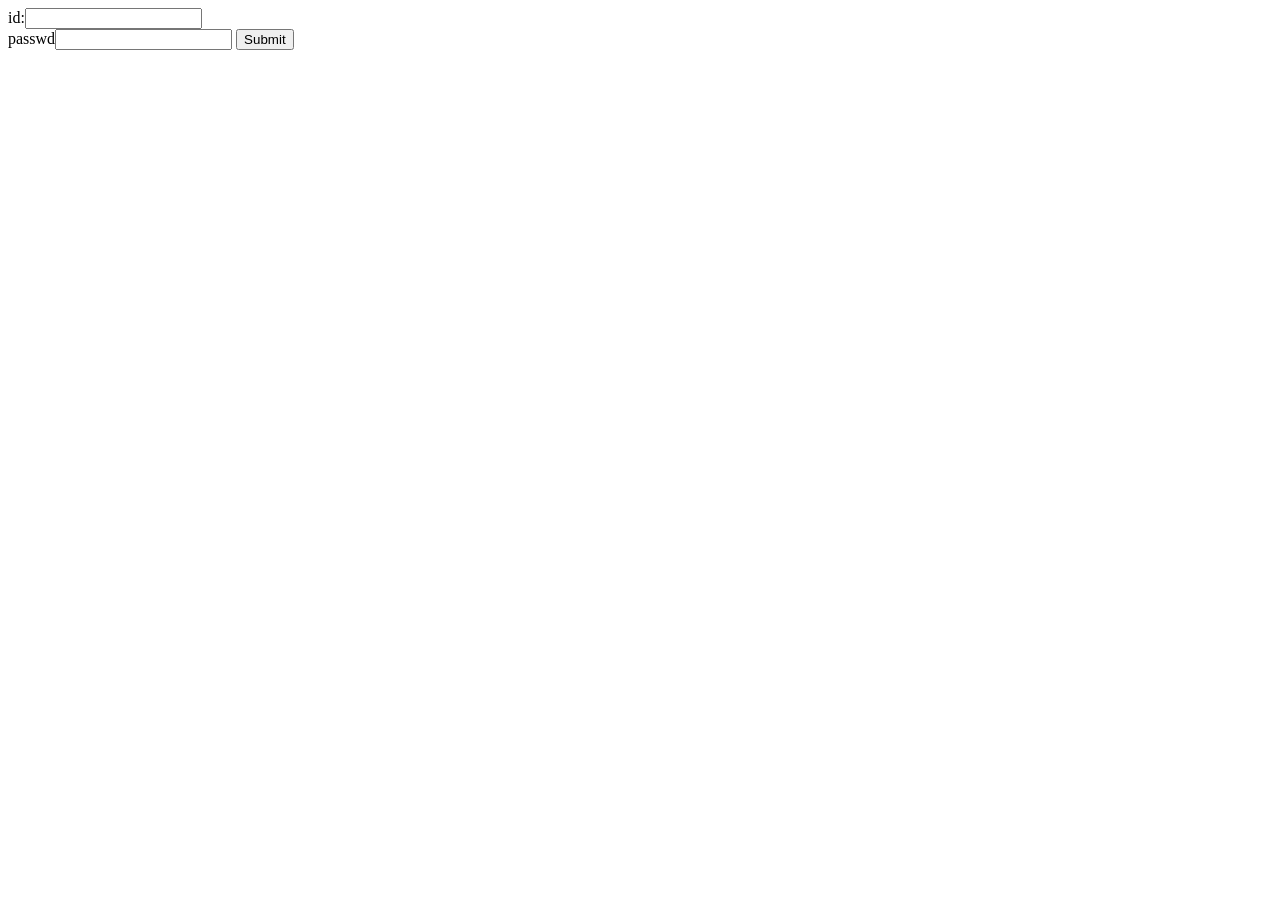
<file: mvc/src/main/webapp/form.html>
<!DOCTYPE html>
<html>
<head>
<meta charset="UTF-8">
<title>Insert title here</title>
</head>
<body>

	<form method="post" action="./login.do">
		id:<input type="text" name="id"> <BR>
		passwd<input type="password" name="password">
		<input type="submit">
	</form>
</body>
</html>
</file>
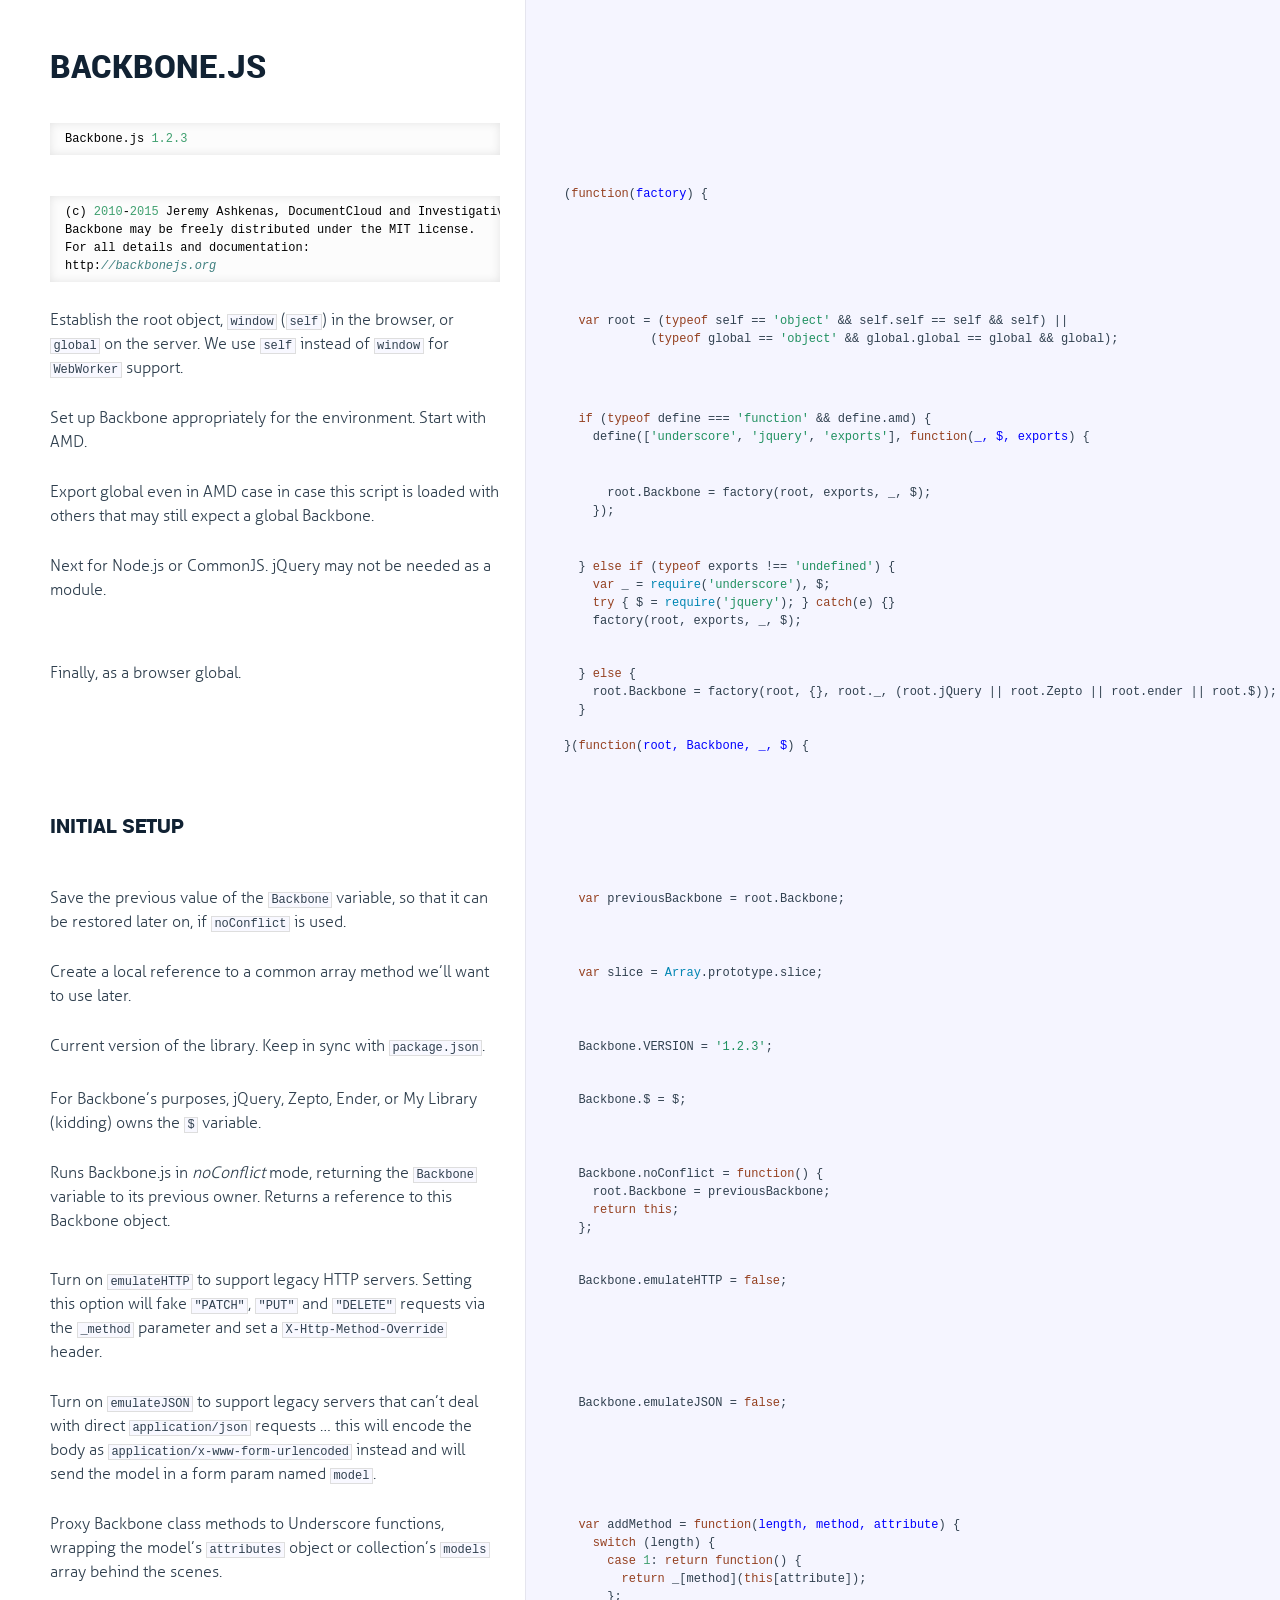
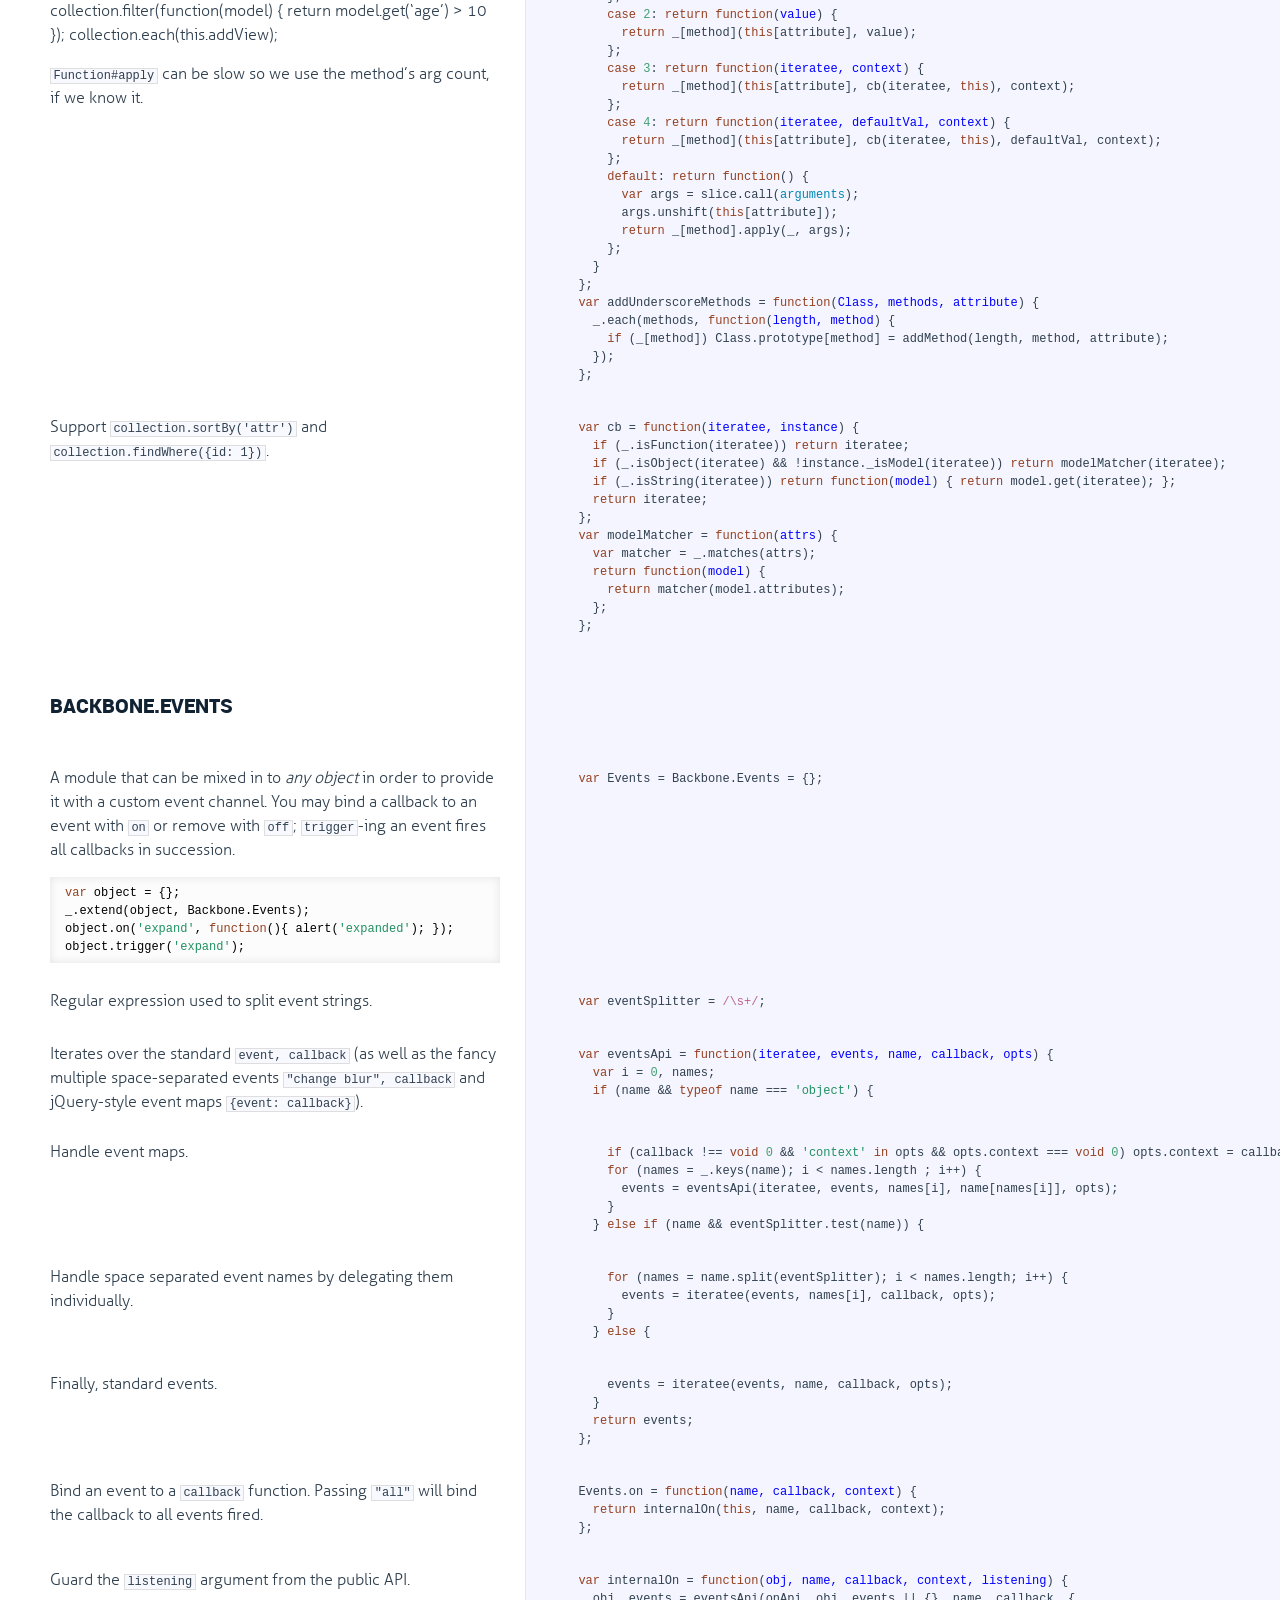
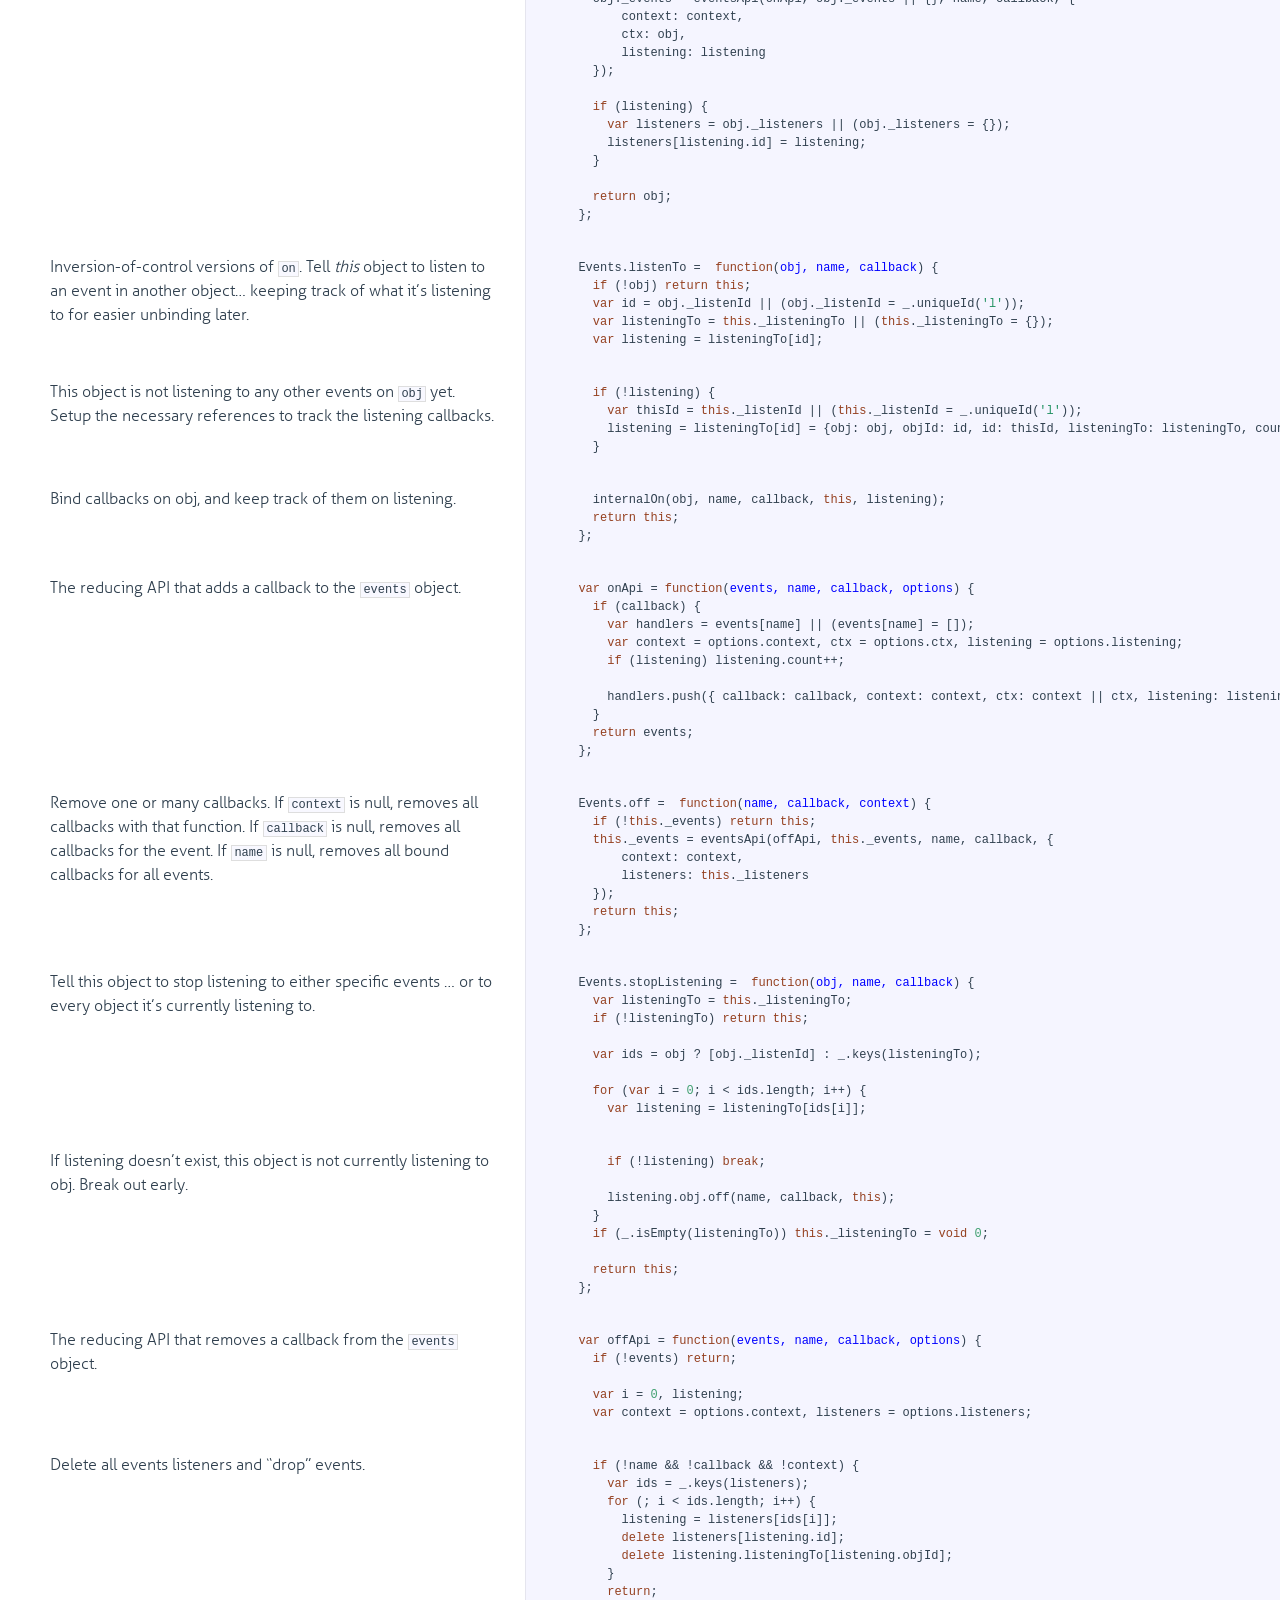
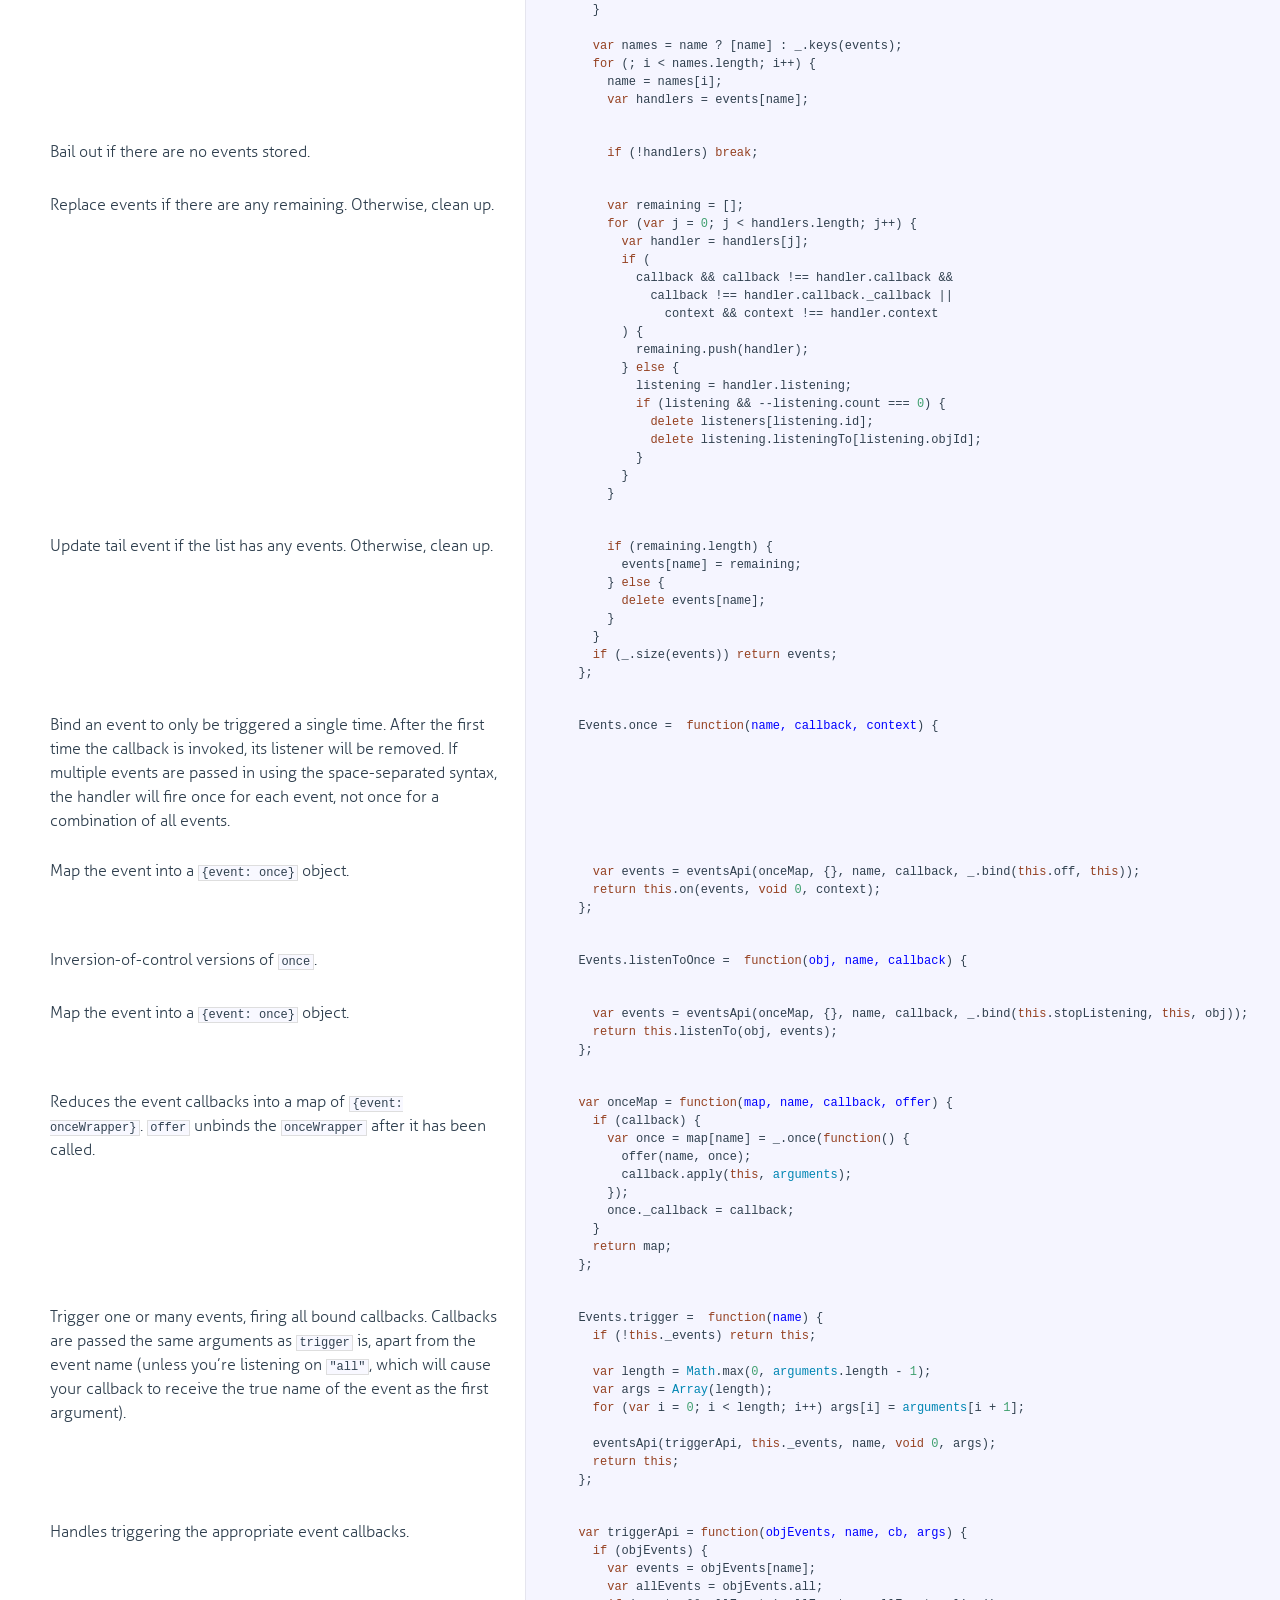
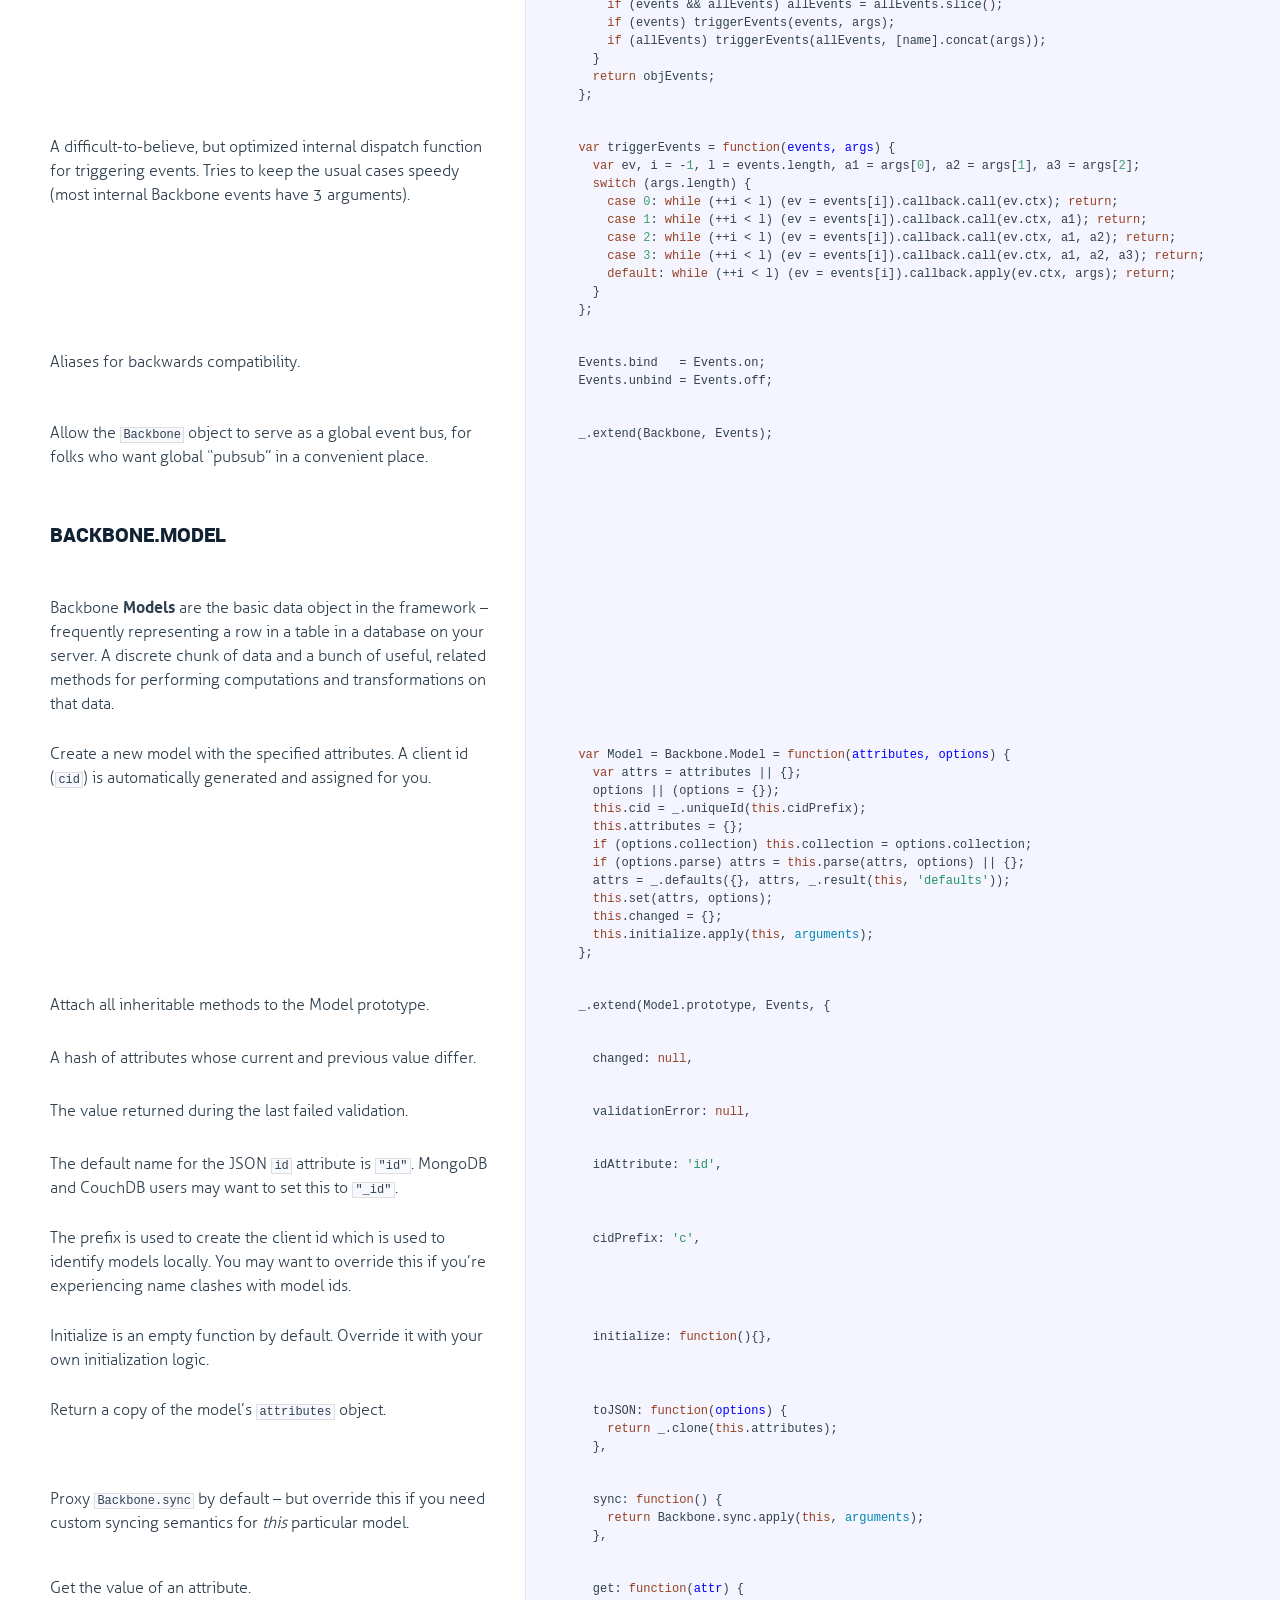
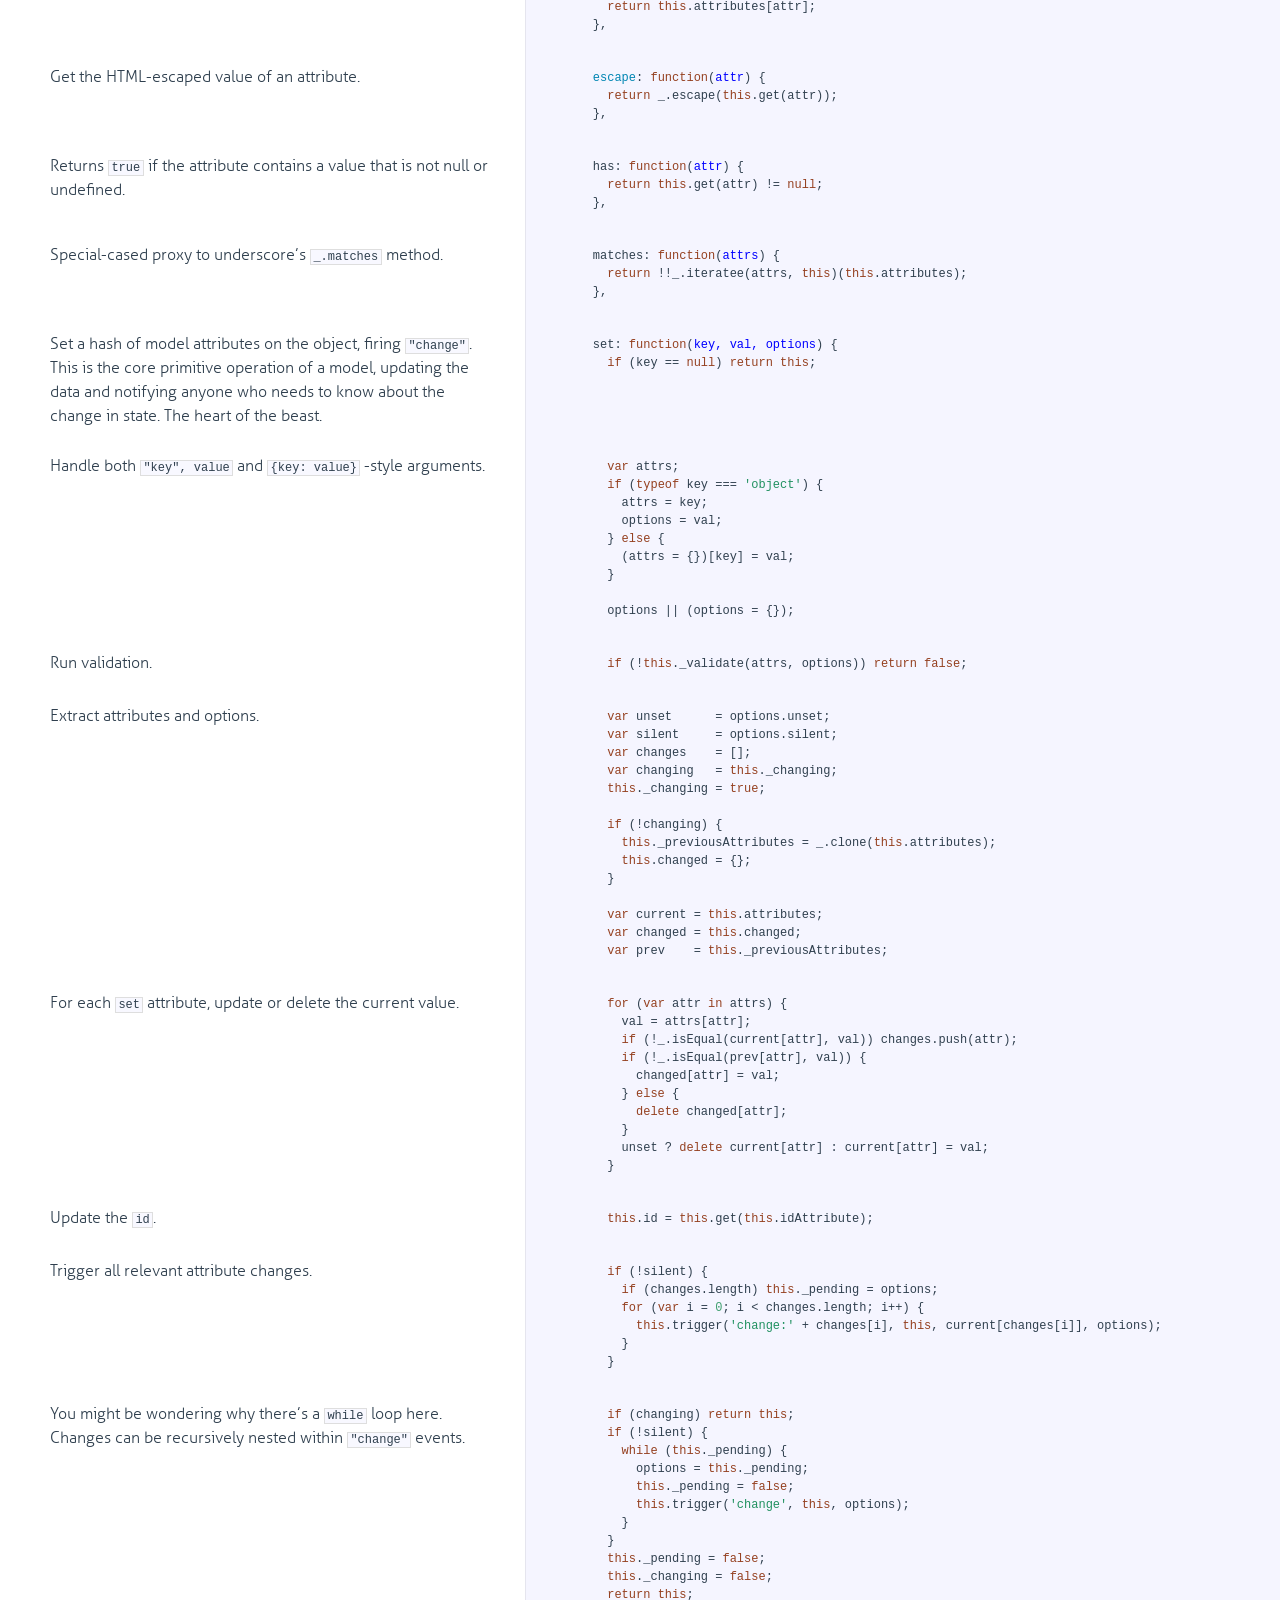
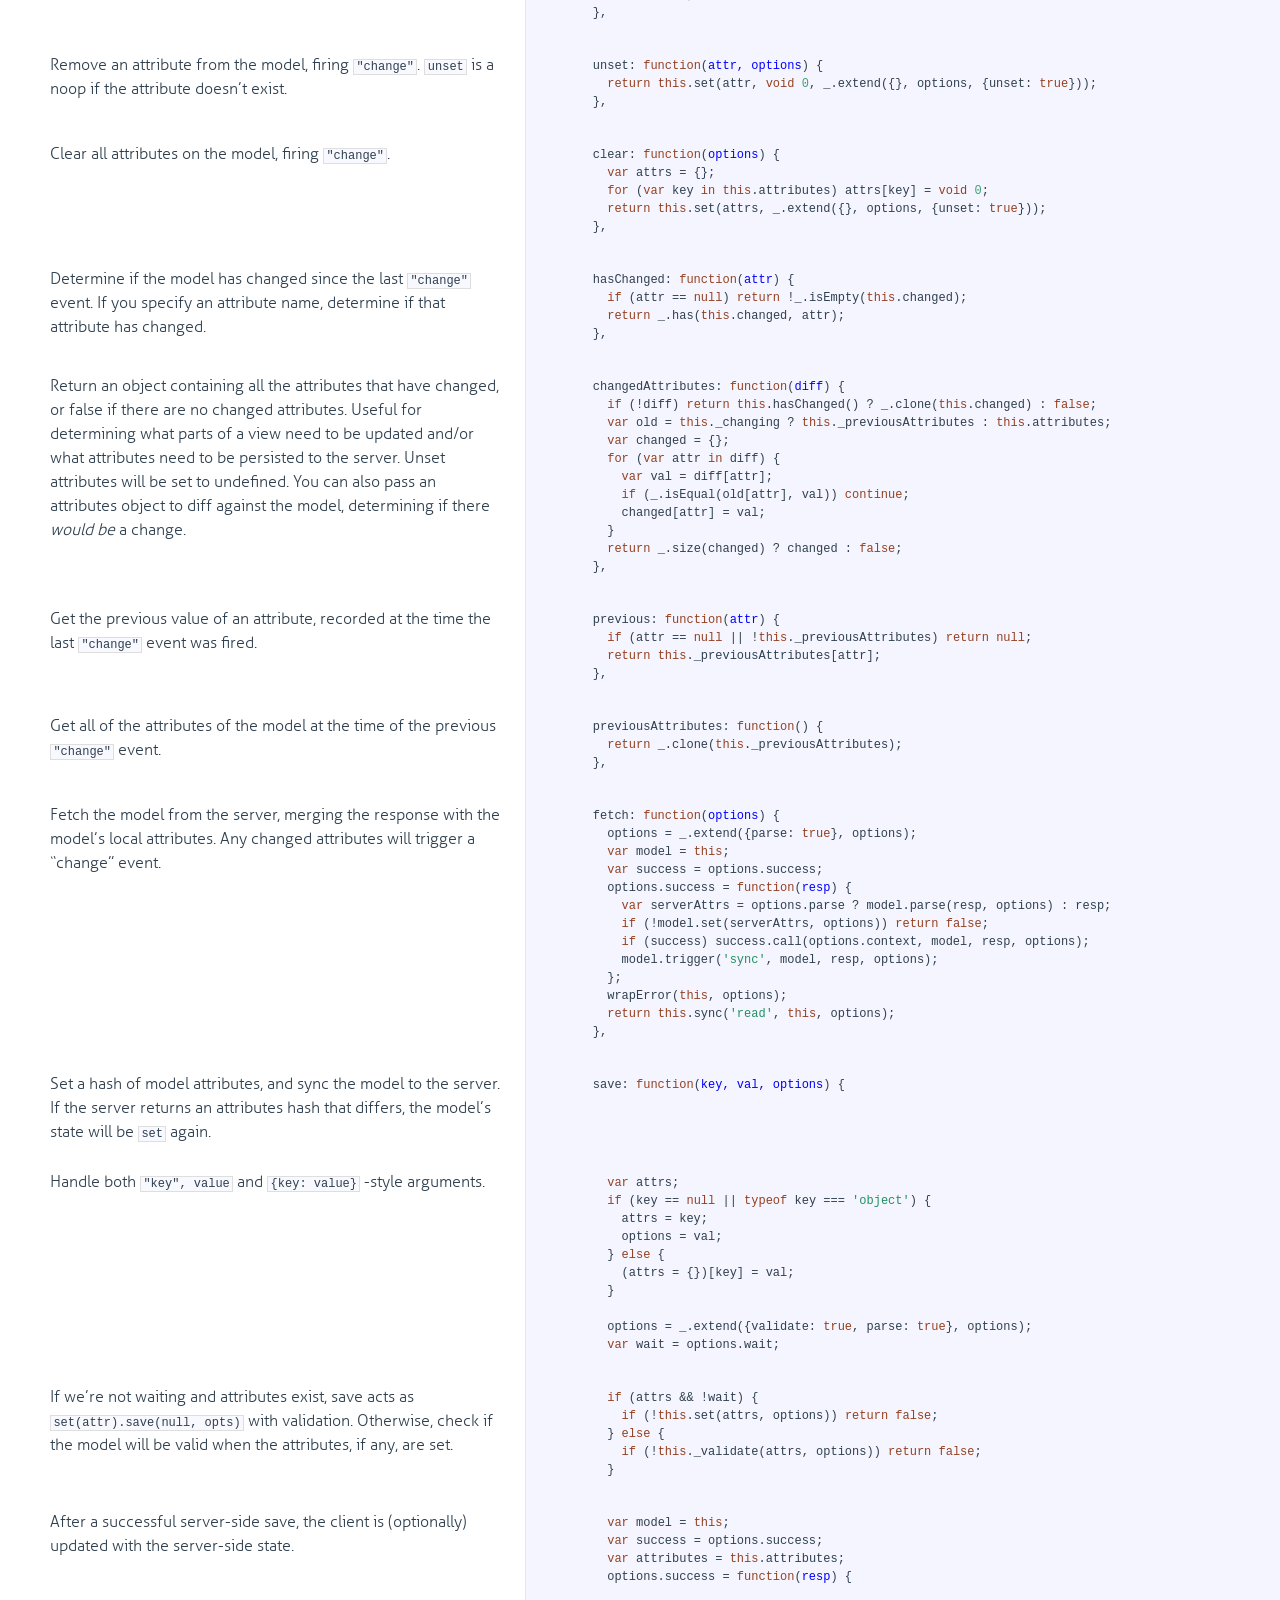
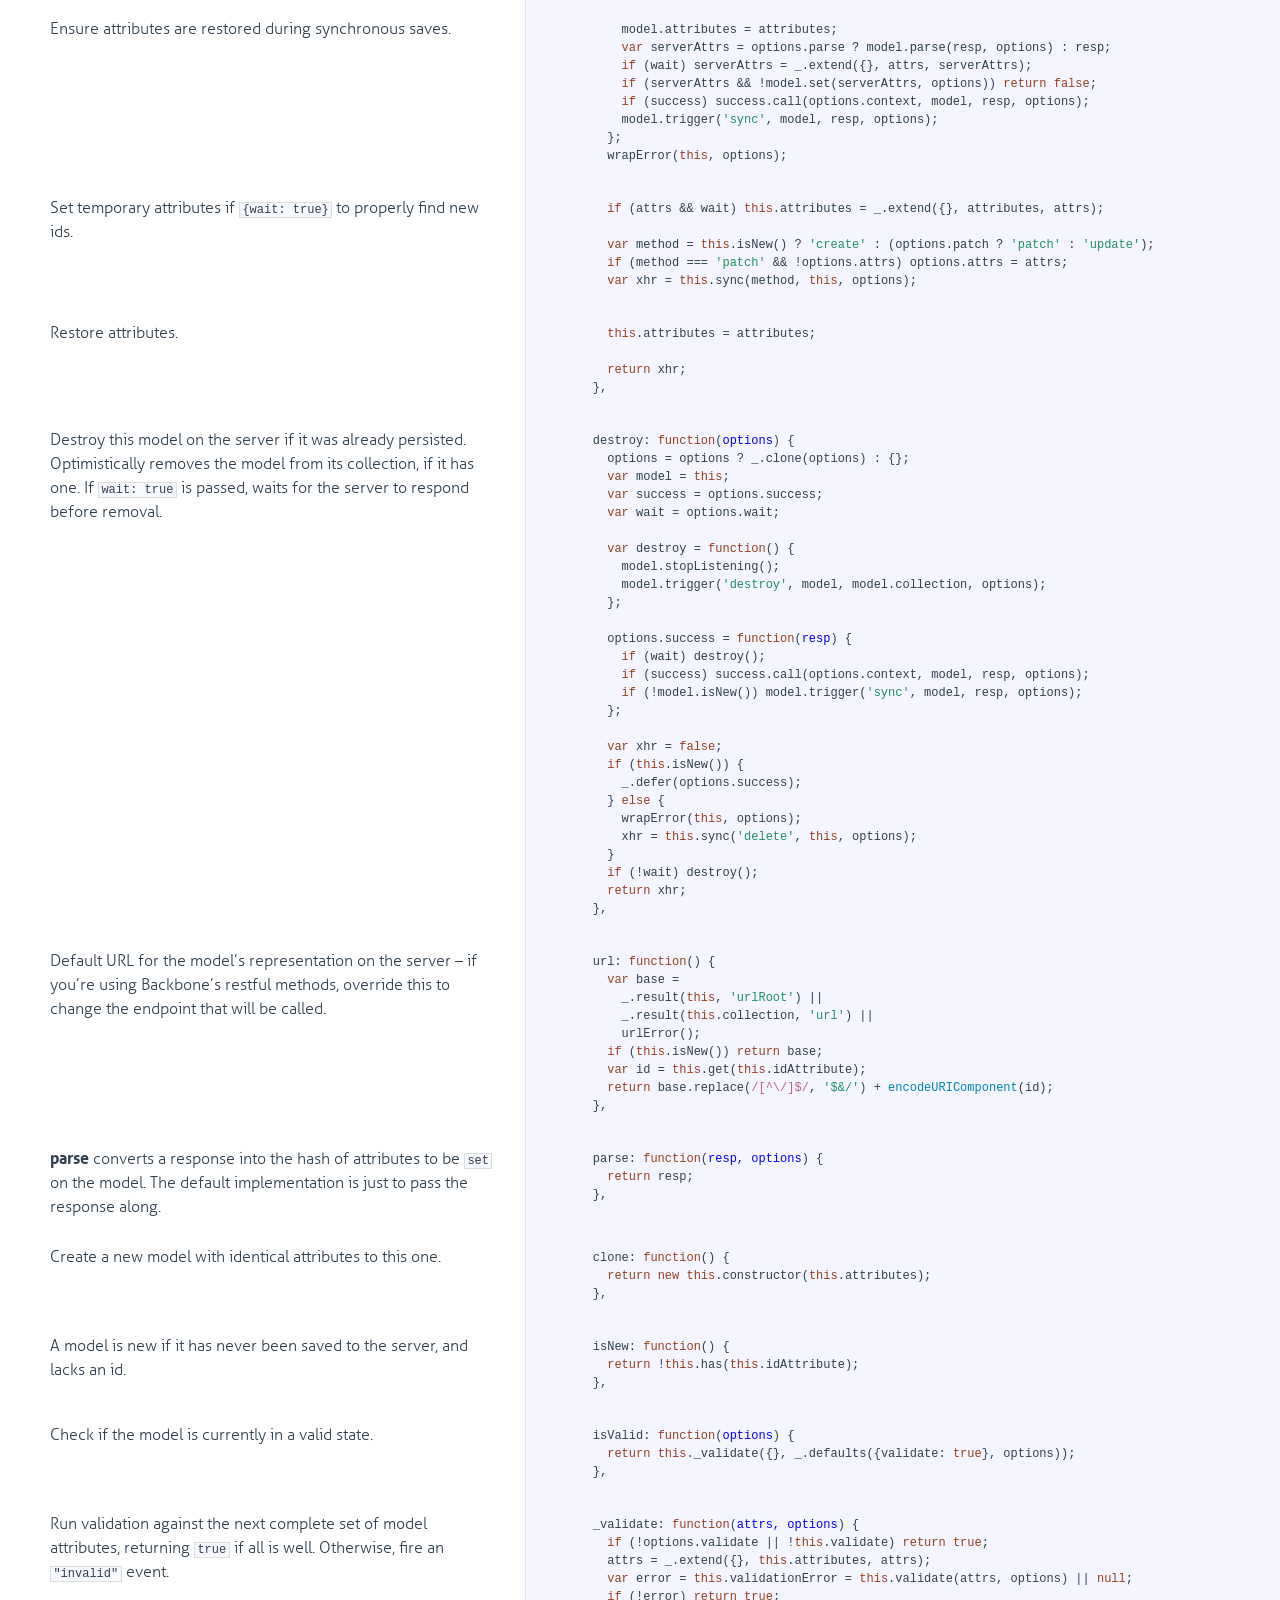
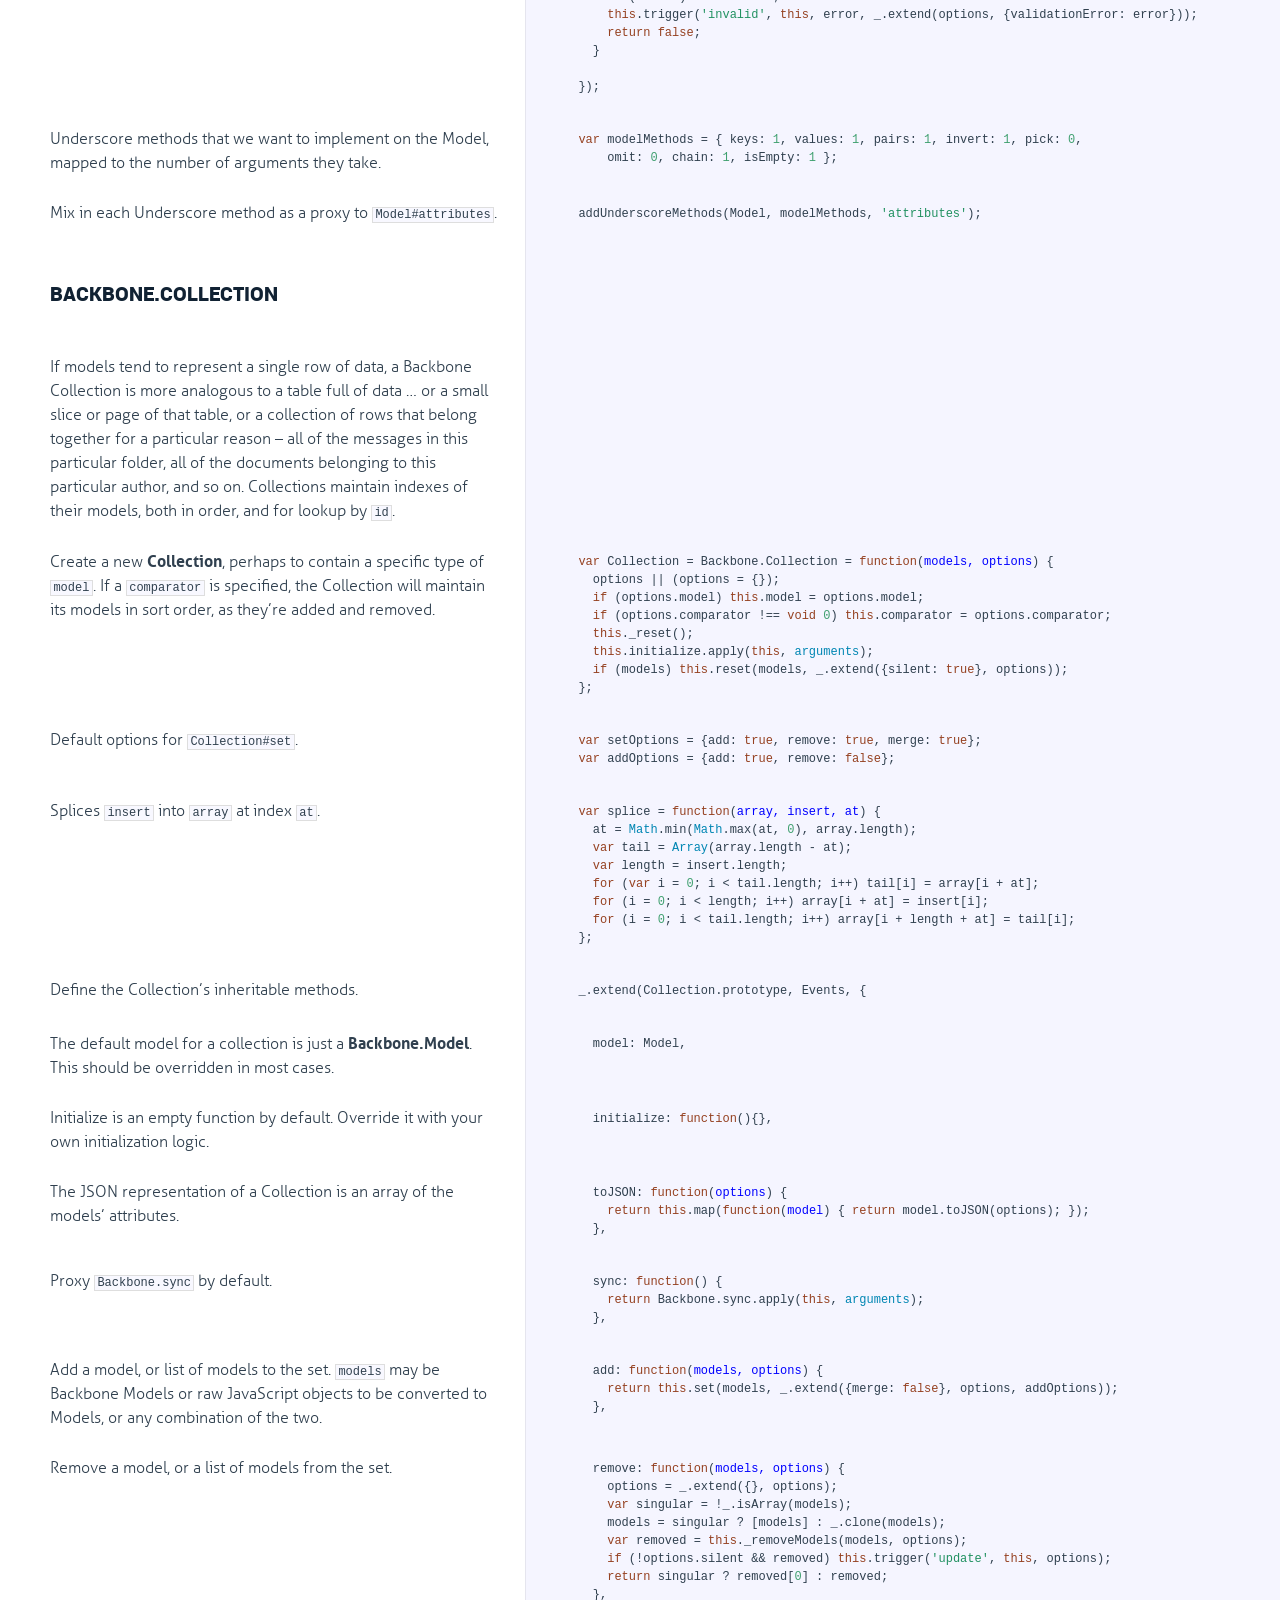
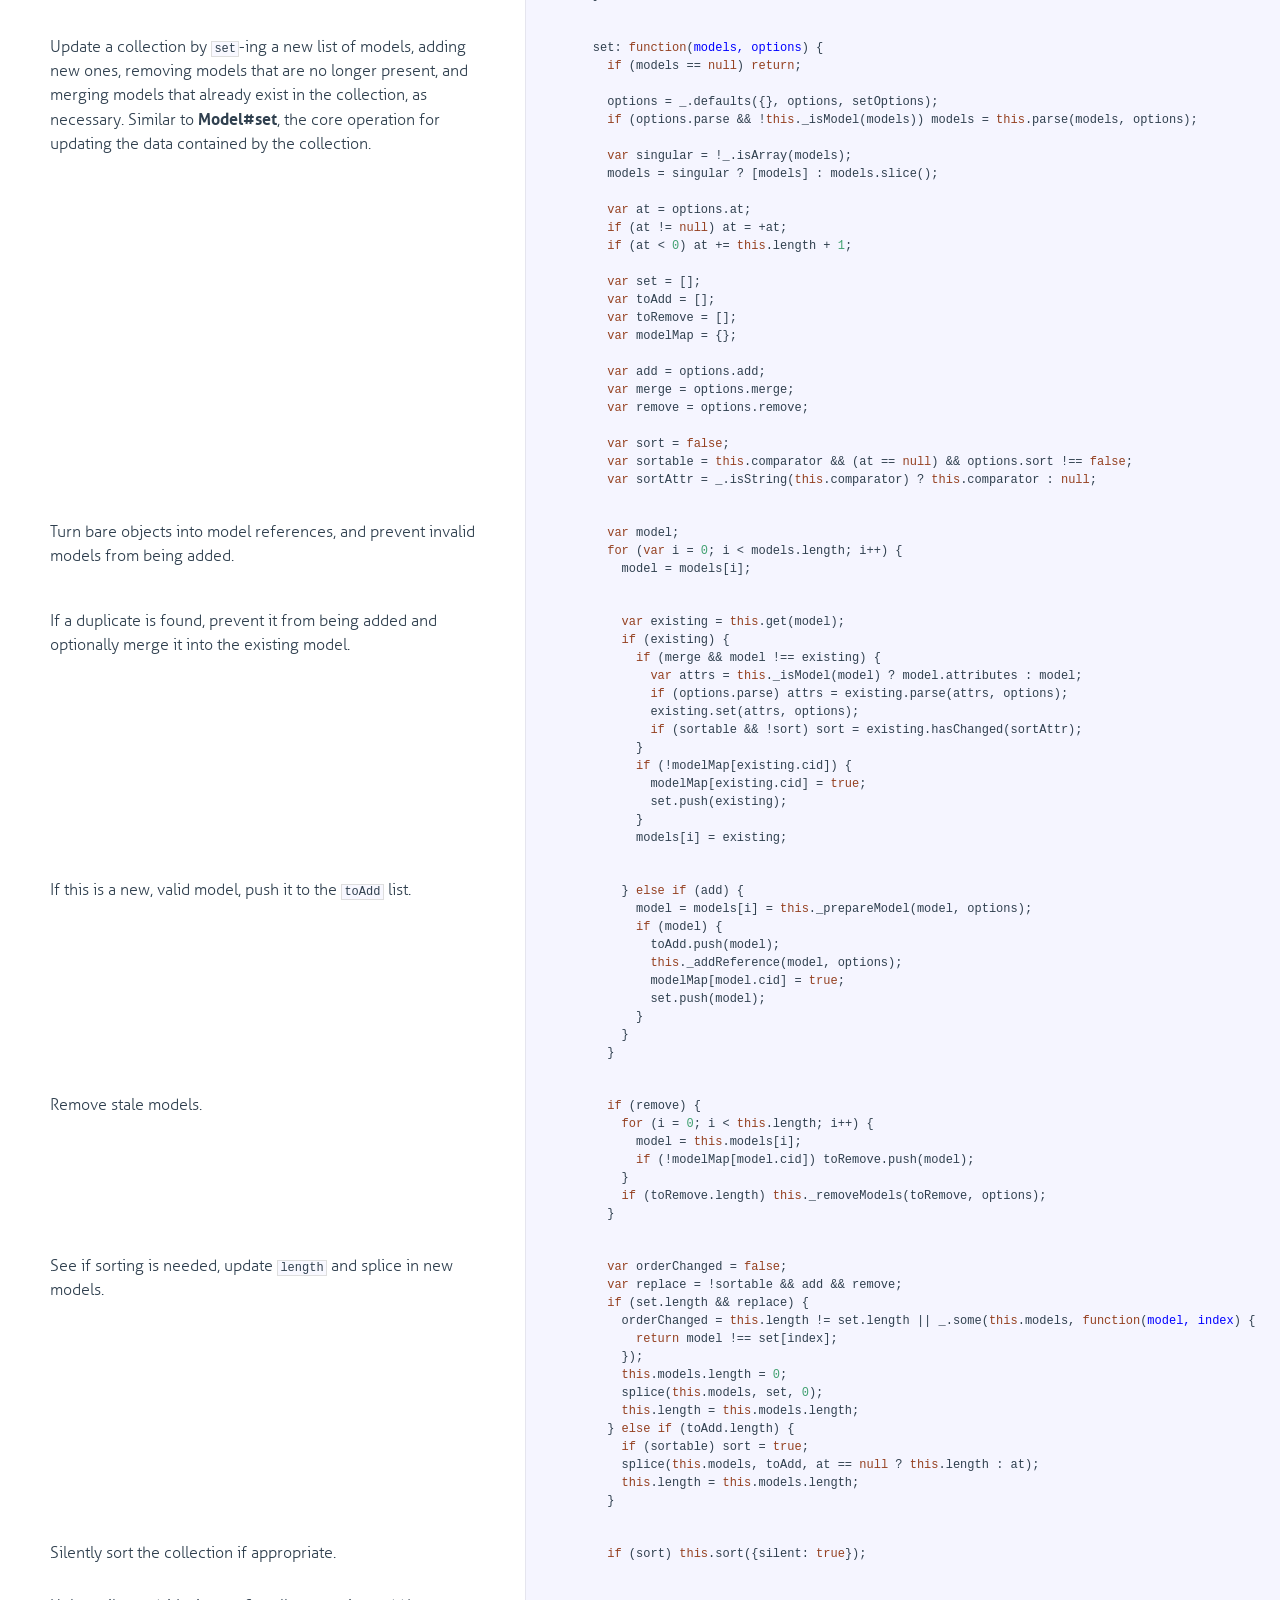
<file: mvc/src/main/webapp/backbones/docs/backbone.html>
<!DOCTYPE html>

<html>
<head>
  <title>backbone.js</title>
  <meta http-equiv="content-type" content="text/html; charset=UTF-8">
  <meta name="viewport" content="width=device-width, target-densitydpi=160dpi, initial-scale=1.0; maximum-scale=1.0; user-scalable=0;">
  <link rel="stylesheet" media="all" href="docco.css" />
</head>
<body>
  <div id="container">
    <div id="background"></div>
    
    <ul class="sections">
        
          <li id="title">
              <div class="annotation">
                  <h1>backbone.js</h1>
              </div>
          </li>
        
        
        
        <li id="section-1">
            <div class="annotation">
              
              <div class="pilwrap ">
                <a class="pilcrow" href="#section-1">&#182;</a>
              </div>
              <pre><code>Backbone.js <span class="hljs-number">1.2</span><span class="hljs-number">.3</span>
</code></pre>
            </div>
            
        </li>
        
        
        <li id="section-2">
            <div class="annotation">
              
              <div class="pilwrap ">
                <a class="pilcrow" href="#section-2">&#182;</a>
              </div>
              <pre><code>(c) <span class="hljs-number">2010</span>-<span class="hljs-number">2015</span> Jeremy Ashkenas, DocumentCloud and Investigative Reporters &amp; Editors
Backbone may be freely distributed under the MIT license.
For all details and documentation:
http:<span class="hljs-comment">//backbonejs.org</span>
</code></pre>
            </div>
            
            <div class="content"><div class='highlight'><pre>
(<span class="hljs-function"><span class="hljs-keyword">function</span>(<span class="hljs-params">factory</span>) </span>{</pre></div></div>
            
        </li>
        
        
        <li id="section-3">
            <div class="annotation">
              
              <div class="pilwrap ">
                <a class="pilcrow" href="#section-3">&#182;</a>
              </div>
              <p>Establish the root object, <code>window</code> (<code>self</code>) in the browser, or <code>global</code> on the server.
We use <code>self</code> instead of <code>window</code> for <code>WebWorker</code> support.</p>

            </div>
            
            <div class="content"><div class='highlight'><pre>  <span class="hljs-keyword">var</span> root = (<span class="hljs-keyword">typeof</span> self == <span class="hljs-string">'object'</span> &amp;&amp; self.self == self &amp;&amp; self) ||
            (<span class="hljs-keyword">typeof</span> global == <span class="hljs-string">'object'</span> &amp;&amp; global.global == global &amp;&amp; global);</pre></div></div>
            
        </li>
        
        
        <li id="section-4">
            <div class="annotation">
              
              <div class="pilwrap ">
                <a class="pilcrow" href="#section-4">&#182;</a>
              </div>
              <p>Set up Backbone appropriately for the environment. Start with AMD.</p>

            </div>
            
            <div class="content"><div class='highlight'><pre>  <span class="hljs-keyword">if</span> (<span class="hljs-keyword">typeof</span> define === <span class="hljs-string">'function'</span> &amp;&amp; define.amd) {
    define([<span class="hljs-string">'underscore'</span>, <span class="hljs-string">'jquery'</span>, <span class="hljs-string">'exports'</span>], <span class="hljs-function"><span class="hljs-keyword">function</span>(<span class="hljs-params">_, $, exports</span>) </span>{</pre></div></div>
            
        </li>
        
        
        <li id="section-5">
            <div class="annotation">
              
              <div class="pilwrap ">
                <a class="pilcrow" href="#section-5">&#182;</a>
              </div>
              <p>Export global even in AMD case in case this script is loaded with
others that may still expect a global Backbone.</p>

            </div>
            
            <div class="content"><div class='highlight'><pre>      root.Backbone = factory(root, exports, _, $);
    });</pre></div></div>
            
        </li>
        
        
        <li id="section-6">
            <div class="annotation">
              
              <div class="pilwrap ">
                <a class="pilcrow" href="#section-6">&#182;</a>
              </div>
              <p>Next for Node.js or CommonJS. jQuery may not be needed as a module.</p>

            </div>
            
            <div class="content"><div class='highlight'><pre>  } <span class="hljs-keyword">else</span> <span class="hljs-keyword">if</span> (<span class="hljs-keyword">typeof</span> exports !== <span class="hljs-string">'undefined'</span>) {
    <span class="hljs-keyword">var</span> _ = <span class="hljs-built_in">require</span>(<span class="hljs-string">'underscore'</span>), $;
    <span class="hljs-keyword">try</span> { $ = <span class="hljs-built_in">require</span>(<span class="hljs-string">'jquery'</span>); } <span class="hljs-keyword">catch</span>(e) {}
    factory(root, exports, _, $);</pre></div></div>
            
        </li>
        
        
        <li id="section-7">
            <div class="annotation">
              
              <div class="pilwrap ">
                <a class="pilcrow" href="#section-7">&#182;</a>
              </div>
              <p>Finally, as a browser global.</p>

            </div>
            
            <div class="content"><div class='highlight'><pre>  } <span class="hljs-keyword">else</span> {
    root.Backbone = factory(root, {}, root._, (root.jQuery || root.Zepto || root.ender || root.$));
  }

}(<span class="hljs-function"><span class="hljs-keyword">function</span>(<span class="hljs-params">root, Backbone, _, $</span>) </span>{</pre></div></div>
            
        </li>
        
        
        <li id="section-8">
            <div class="annotation">
              
              <div class="pilwrap ">
                <a class="pilcrow" href="#section-8">&#182;</a>
              </div>
              <h2 id="initial-setup">Initial Setup</h2>

            </div>
            
        </li>
        
        
        <li id="section-9">
            <div class="annotation">
              
              <div class="pilwrap ">
                <a class="pilcrow" href="#section-9">&#182;</a>
              </div>
              
            </div>
            
        </li>
        
        
        <li id="section-10">
            <div class="annotation">
              
              <div class="pilwrap ">
                <a class="pilcrow" href="#section-10">&#182;</a>
              </div>
              <p>Save the previous value of the <code>Backbone</code> variable, so that it can be
restored later on, if <code>noConflict</code> is used.</p>

            </div>
            
            <div class="content"><div class='highlight'><pre>  <span class="hljs-keyword">var</span> previousBackbone = root.Backbone;</pre></div></div>
            
        </li>
        
        
        <li id="section-11">
            <div class="annotation">
              
              <div class="pilwrap ">
                <a class="pilcrow" href="#section-11">&#182;</a>
              </div>
              <p>Create a local reference to a common array method we’ll want to use later.</p>

            </div>
            
            <div class="content"><div class='highlight'><pre>  <span class="hljs-keyword">var</span> slice = <span class="hljs-built_in">Array</span>.prototype.slice;</pre></div></div>
            
        </li>
        
        
        <li id="section-12">
            <div class="annotation">
              
              <div class="pilwrap ">
                <a class="pilcrow" href="#section-12">&#182;</a>
              </div>
              <p>Current version of the library. Keep in sync with <code>package.json</code>.</p>

            </div>
            
            <div class="content"><div class='highlight'><pre>  Backbone.VERSION = <span class="hljs-string">'1.2.3'</span>;</pre></div></div>
            
        </li>
        
        
        <li id="section-13">
            <div class="annotation">
              
              <div class="pilwrap ">
                <a class="pilcrow" href="#section-13">&#182;</a>
              </div>
              <p>For Backbone’s purposes, jQuery, Zepto, Ender, or My Library (kidding) owns
the <code>$</code> variable.</p>

            </div>
            
            <div class="content"><div class='highlight'><pre>  Backbone.$ = $;</pre></div></div>
            
        </li>
        
        
        <li id="section-14">
            <div class="annotation">
              
              <div class="pilwrap ">
                <a class="pilcrow" href="#section-14">&#182;</a>
              </div>
              <p>Runs Backbone.js in <em>noConflict</em> mode, returning the <code>Backbone</code> variable
to its previous owner. Returns a reference to this Backbone object.</p>

            </div>
            
            <div class="content"><div class='highlight'><pre>  Backbone.noConflict = <span class="hljs-function"><span class="hljs-keyword">function</span>(<span class="hljs-params"></span>) </span>{
    root.Backbone = previousBackbone;
    <span class="hljs-keyword">return</span> <span class="hljs-keyword">this</span>;
  };</pre></div></div>
            
        </li>
        
        
        <li id="section-15">
            <div class="annotation">
              
              <div class="pilwrap ">
                <a class="pilcrow" href="#section-15">&#182;</a>
              </div>
              <p>Turn on <code>emulateHTTP</code> to support legacy HTTP servers. Setting this option
will fake <code>&quot;PATCH&quot;</code>, <code>&quot;PUT&quot;</code> and <code>&quot;DELETE&quot;</code> requests via the <code>_method</code> parameter and
set a <code>X-Http-Method-Override</code> header.</p>

            </div>
            
            <div class="content"><div class='highlight'><pre>  Backbone.emulateHTTP = <span class="hljs-literal">false</span>;</pre></div></div>
            
        </li>
        
        
        <li id="section-16">
            <div class="annotation">
              
              <div class="pilwrap ">
                <a class="pilcrow" href="#section-16">&#182;</a>
              </div>
              <p>Turn on <code>emulateJSON</code> to support legacy servers that can’t deal with direct
<code>application/json</code> requests … this will encode the body as
<code>application/x-www-form-urlencoded</code> instead and will send the model in a
form param named <code>model</code>.</p>

            </div>
            
            <div class="content"><div class='highlight'><pre>  Backbone.emulateJSON = <span class="hljs-literal">false</span>;</pre></div></div>
            
        </li>
        
        
        <li id="section-17">
            <div class="annotation">
              
              <div class="pilwrap ">
                <a class="pilcrow" href="#section-17">&#182;</a>
              </div>
              <p>Proxy Backbone class methods to Underscore functions, wrapping the model’s
<code>attributes</code> object or collection’s <code>models</code> array behind the scenes.</p>
<p>collection.filter(function(model) { return model.get(‘age’) &gt; 10 });
collection.each(this.addView);</p>
<p><code>Function#apply</code> can be slow so we use the method’s arg count, if we know it.</p>

            </div>
            
            <div class="content"><div class='highlight'><pre>  <span class="hljs-keyword">var</span> addMethod = <span class="hljs-function"><span class="hljs-keyword">function</span>(<span class="hljs-params">length, method, attribute</span>) </span>{
    <span class="hljs-keyword">switch</span> (length) {
      <span class="hljs-keyword">case</span> <span class="hljs-number">1</span>: <span class="hljs-keyword">return</span> <span class="hljs-function"><span class="hljs-keyword">function</span>(<span class="hljs-params"></span>) </span>{
        <span class="hljs-keyword">return</span> _[method](<span class="hljs-keyword">this</span>[attribute]);
      };
      <span class="hljs-keyword">case</span> <span class="hljs-number">2</span>: <span class="hljs-keyword">return</span> <span class="hljs-function"><span class="hljs-keyword">function</span>(<span class="hljs-params">value</span>) </span>{
        <span class="hljs-keyword">return</span> _[method](<span class="hljs-keyword">this</span>[attribute], value);
      };
      <span class="hljs-keyword">case</span> <span class="hljs-number">3</span>: <span class="hljs-keyword">return</span> <span class="hljs-function"><span class="hljs-keyword">function</span>(<span class="hljs-params">iteratee, context</span>) </span>{
        <span class="hljs-keyword">return</span> _[method](<span class="hljs-keyword">this</span>[attribute], cb(iteratee, <span class="hljs-keyword">this</span>), context);
      };
      <span class="hljs-keyword">case</span> <span class="hljs-number">4</span>: <span class="hljs-keyword">return</span> <span class="hljs-function"><span class="hljs-keyword">function</span>(<span class="hljs-params">iteratee, defaultVal, context</span>) </span>{
        <span class="hljs-keyword">return</span> _[method](<span class="hljs-keyword">this</span>[attribute], cb(iteratee, <span class="hljs-keyword">this</span>), defaultVal, context);
      };
      <span class="hljs-keyword">default</span>: <span class="hljs-keyword">return</span> <span class="hljs-function"><span class="hljs-keyword">function</span>(<span class="hljs-params"></span>) </span>{
        <span class="hljs-keyword">var</span> args = slice.call(<span class="hljs-built_in">arguments</span>);
        args.unshift(<span class="hljs-keyword">this</span>[attribute]);
        <span class="hljs-keyword">return</span> _[method].apply(_, args);
      };
    }
  };
  <span class="hljs-keyword">var</span> addUnderscoreMethods = <span class="hljs-function"><span class="hljs-keyword">function</span>(<span class="hljs-params">Class, methods, attribute</span>) </span>{
    _.each(methods, <span class="hljs-function"><span class="hljs-keyword">function</span>(<span class="hljs-params">length, method</span>) </span>{
      <span class="hljs-keyword">if</span> (_[method]) Class.prototype[method] = addMethod(length, method, attribute);
    });
  };</pre></div></div>
            
        </li>
        
        
        <li id="section-18">
            <div class="annotation">
              
              <div class="pilwrap ">
                <a class="pilcrow" href="#section-18">&#182;</a>
              </div>
              <p>Support <code>collection.sortBy(&#39;attr&#39;)</code> and <code>collection.findWhere({id: 1})</code>.</p>

            </div>
            
            <div class="content"><div class='highlight'><pre>  <span class="hljs-keyword">var</span> cb = <span class="hljs-function"><span class="hljs-keyword">function</span>(<span class="hljs-params">iteratee, instance</span>) </span>{
    <span class="hljs-keyword">if</span> (_.isFunction(iteratee)) <span class="hljs-keyword">return</span> iteratee;
    <span class="hljs-keyword">if</span> (_.isObject(iteratee) &amp;&amp; !instance._isModel(iteratee)) <span class="hljs-keyword">return</span> modelMatcher(iteratee);
    <span class="hljs-keyword">if</span> (_.isString(iteratee)) <span class="hljs-keyword">return</span> <span class="hljs-function"><span class="hljs-keyword">function</span>(<span class="hljs-params">model</span>) </span>{ <span class="hljs-keyword">return</span> model.get(iteratee); };
    <span class="hljs-keyword">return</span> iteratee;
  };
  <span class="hljs-keyword">var</span> modelMatcher = <span class="hljs-function"><span class="hljs-keyword">function</span>(<span class="hljs-params">attrs</span>) </span>{
    <span class="hljs-keyword">var</span> matcher = _.matches(attrs);
    <span class="hljs-keyword">return</span> <span class="hljs-function"><span class="hljs-keyword">function</span>(<span class="hljs-params">model</span>) </span>{
      <span class="hljs-keyword">return</span> matcher(model.attributes);
    };
  };</pre></div></div>
            
        </li>
        
        
        <li id="section-19">
            <div class="annotation">
              
              <div class="pilwrap ">
                <a class="pilcrow" href="#section-19">&#182;</a>
              </div>
              <h2 id="backbone-events">Backbone.Events</h2>

            </div>
            
        </li>
        
        
        <li id="section-20">
            <div class="annotation">
              
              <div class="pilwrap ">
                <a class="pilcrow" href="#section-20">&#182;</a>
              </div>
              
            </div>
            
        </li>
        
        
        <li id="section-21">
            <div class="annotation">
              
              <div class="pilwrap ">
                <a class="pilcrow" href="#section-21">&#182;</a>
              </div>
              <p>A module that can be mixed in to <em>any object</em> in order to provide it with
a custom event channel. You may bind a callback to an event with <code>on</code> or
remove with <code>off</code>; <code>trigger</code>-ing an event fires all callbacks in
succession.</p>
<pre><code><span class="hljs-keyword">var</span> object = {};
_.extend(object, Backbone.Events);
object.on(<span class="hljs-string">'expand'</span>, <span class="hljs-function"><span class="hljs-keyword">function</span>(<span class="hljs-params"></span>)</span>{ alert(<span class="hljs-string">'expanded'</span>); });
object.trigger(<span class="hljs-string">'expand'</span>);
</code></pre>
            </div>
            
            <div class="content"><div class='highlight'><pre>  <span class="hljs-keyword">var</span> Events = Backbone.Events = {};</pre></div></div>
            
        </li>
        
        
        <li id="section-22">
            <div class="annotation">
              
              <div class="pilwrap ">
                <a class="pilcrow" href="#section-22">&#182;</a>
              </div>
              <p>Regular expression used to split event strings.</p>

            </div>
            
            <div class="content"><div class='highlight'><pre>  <span class="hljs-keyword">var</span> eventSplitter = <span class="hljs-regexp">/\s+/</span>;</pre></div></div>
            
        </li>
        
        
        <li id="section-23">
            <div class="annotation">
              
              <div class="pilwrap ">
                <a class="pilcrow" href="#section-23">&#182;</a>
              </div>
              <p>Iterates over the standard <code>event, callback</code> (as well as the fancy multiple
space-separated events <code>&quot;change blur&quot;, callback</code> and jQuery-style event
maps <code>{event: callback}</code>).</p>

            </div>
            
            <div class="content"><div class='highlight'><pre>  <span class="hljs-keyword">var</span> eventsApi = <span class="hljs-function"><span class="hljs-keyword">function</span>(<span class="hljs-params">iteratee, events, name, callback, opts</span>) </span>{
    <span class="hljs-keyword">var</span> i = <span class="hljs-number">0</span>, names;
    <span class="hljs-keyword">if</span> (name &amp;&amp; <span class="hljs-keyword">typeof</span> name === <span class="hljs-string">'object'</span>) {</pre></div></div>
            
        </li>
        
        
        <li id="section-24">
            <div class="annotation">
              
              <div class="pilwrap ">
                <a class="pilcrow" href="#section-24">&#182;</a>
              </div>
              <p>Handle event maps.</p>

            </div>
            
            <div class="content"><div class='highlight'><pre>      <span class="hljs-keyword">if</span> (callback !== <span class="hljs-keyword">void</span> <span class="hljs-number">0</span> &amp;&amp; <span class="hljs-string">'context'</span> <span class="hljs-keyword">in</span> opts &amp;&amp; opts.context === <span class="hljs-keyword">void</span> <span class="hljs-number">0</span>) opts.context = callback;
      <span class="hljs-keyword">for</span> (names = _.keys(name); i &lt; names.length ; i++) {
        events = eventsApi(iteratee, events, names[i], name[names[i]], opts);
      }
    } <span class="hljs-keyword">else</span> <span class="hljs-keyword">if</span> (name &amp;&amp; eventSplitter.test(name)) {</pre></div></div>
            
        </li>
        
        
        <li id="section-25">
            <div class="annotation">
              
              <div class="pilwrap ">
                <a class="pilcrow" href="#section-25">&#182;</a>
              </div>
              <p>Handle space separated event names by delegating them individually.</p>

            </div>
            
            <div class="content"><div class='highlight'><pre>      <span class="hljs-keyword">for</span> (names = name.split(eventSplitter); i &lt; names.length; i++) {
        events = iteratee(events, names[i], callback, opts);
      }
    } <span class="hljs-keyword">else</span> {</pre></div></div>
            
        </li>
        
        
        <li id="section-26">
            <div class="annotation">
              
              <div class="pilwrap ">
                <a class="pilcrow" href="#section-26">&#182;</a>
              </div>
              <p>Finally, standard events.</p>

            </div>
            
            <div class="content"><div class='highlight'><pre>      events = iteratee(events, name, callback, opts);
    }
    <span class="hljs-keyword">return</span> events;
  };</pre></div></div>
            
        </li>
        
        
        <li id="section-27">
            <div class="annotation">
              
              <div class="pilwrap ">
                <a class="pilcrow" href="#section-27">&#182;</a>
              </div>
              <p>Bind an event to a <code>callback</code> function. Passing <code>&quot;all&quot;</code> will bind
the callback to all events fired.</p>

            </div>
            
            <div class="content"><div class='highlight'><pre>  Events.on = <span class="hljs-function"><span class="hljs-keyword">function</span>(<span class="hljs-params">name, callback, context</span>) </span>{
    <span class="hljs-keyword">return</span> internalOn(<span class="hljs-keyword">this</span>, name, callback, context);
  };</pre></div></div>
            
        </li>
        
        
        <li id="section-28">
            <div class="annotation">
              
              <div class="pilwrap ">
                <a class="pilcrow" href="#section-28">&#182;</a>
              </div>
              <p>Guard the <code>listening</code> argument from the public API.</p>

            </div>
            
            <div class="content"><div class='highlight'><pre>  <span class="hljs-keyword">var</span> internalOn = <span class="hljs-function"><span class="hljs-keyword">function</span>(<span class="hljs-params">obj, name, callback, context, listening</span>) </span>{
    obj._events = eventsApi(onApi, obj._events || {}, name, callback, {
        context: context,
        ctx: obj,
        listening: listening
    });

    <span class="hljs-keyword">if</span> (listening) {
      <span class="hljs-keyword">var</span> listeners = obj._listeners || (obj._listeners = {});
      listeners[listening.id] = listening;
    }

    <span class="hljs-keyword">return</span> obj;
  };</pre></div></div>
            
        </li>
        
        
        <li id="section-29">
            <div class="annotation">
              
              <div class="pilwrap ">
                <a class="pilcrow" href="#section-29">&#182;</a>
              </div>
              <p>Inversion-of-control versions of <code>on</code>. Tell <em>this</em> object to listen to
an event in another object… keeping track of what it’s listening to
for easier unbinding later.</p>

            </div>
            
            <div class="content"><div class='highlight'><pre>  Events.listenTo =  <span class="hljs-function"><span class="hljs-keyword">function</span>(<span class="hljs-params">obj, name, callback</span>) </span>{
    <span class="hljs-keyword">if</span> (!obj) <span class="hljs-keyword">return</span> <span class="hljs-keyword">this</span>;
    <span class="hljs-keyword">var</span> id = obj._listenId || (obj._listenId = _.uniqueId(<span class="hljs-string">'l'</span>));
    <span class="hljs-keyword">var</span> listeningTo = <span class="hljs-keyword">this</span>._listeningTo || (<span class="hljs-keyword">this</span>._listeningTo = {});
    <span class="hljs-keyword">var</span> listening = listeningTo[id];</pre></div></div>
            
        </li>
        
        
        <li id="section-30">
            <div class="annotation">
              
              <div class="pilwrap ">
                <a class="pilcrow" href="#section-30">&#182;</a>
              </div>
              <p>This object is not listening to any other events on <code>obj</code> yet.
Setup the necessary references to track the listening callbacks.</p>

            </div>
            
            <div class="content"><div class='highlight'><pre>    <span class="hljs-keyword">if</span> (!listening) {
      <span class="hljs-keyword">var</span> thisId = <span class="hljs-keyword">this</span>._listenId || (<span class="hljs-keyword">this</span>._listenId = _.uniqueId(<span class="hljs-string">'l'</span>));
      listening = listeningTo[id] = {obj: obj, objId: id, id: thisId, listeningTo: listeningTo, count: <span class="hljs-number">0</span>};
    }</pre></div></div>
            
        </li>
        
        
        <li id="section-31">
            <div class="annotation">
              
              <div class="pilwrap ">
                <a class="pilcrow" href="#section-31">&#182;</a>
              </div>
              <p>Bind callbacks on obj, and keep track of them on listening.</p>

            </div>
            
            <div class="content"><div class='highlight'><pre>    internalOn(obj, name, callback, <span class="hljs-keyword">this</span>, listening);
    <span class="hljs-keyword">return</span> <span class="hljs-keyword">this</span>;
  };</pre></div></div>
            
        </li>
        
        
        <li id="section-32">
            <div class="annotation">
              
              <div class="pilwrap ">
                <a class="pilcrow" href="#section-32">&#182;</a>
              </div>
              <p>The reducing API that adds a callback to the <code>events</code> object.</p>

            </div>
            
            <div class="content"><div class='highlight'><pre>  <span class="hljs-keyword">var</span> onApi = <span class="hljs-function"><span class="hljs-keyword">function</span>(<span class="hljs-params">events, name, callback, options</span>) </span>{
    <span class="hljs-keyword">if</span> (callback) {
      <span class="hljs-keyword">var</span> handlers = events[name] || (events[name] = []);
      <span class="hljs-keyword">var</span> context = options.context, ctx = options.ctx, listening = options.listening;
      <span class="hljs-keyword">if</span> (listening) listening.count++;

      handlers.push({ callback: callback, context: context, ctx: context || ctx, listening: listening });
    }
    <span class="hljs-keyword">return</span> events;
  };</pre></div></div>
            
        </li>
        
        
        <li id="section-33">
            <div class="annotation">
              
              <div class="pilwrap ">
                <a class="pilcrow" href="#section-33">&#182;</a>
              </div>
              <p>Remove one or many callbacks. If <code>context</code> is null, removes all
callbacks with that function. If <code>callback</code> is null, removes all
callbacks for the event. If <code>name</code> is null, removes all bound
callbacks for all events.</p>

            </div>
            
            <div class="content"><div class='highlight'><pre>  Events.off =  <span class="hljs-function"><span class="hljs-keyword">function</span>(<span class="hljs-params">name, callback, context</span>) </span>{
    <span class="hljs-keyword">if</span> (!<span class="hljs-keyword">this</span>._events) <span class="hljs-keyword">return</span> <span class="hljs-keyword">this</span>;
    <span class="hljs-keyword">this</span>._events = eventsApi(offApi, <span class="hljs-keyword">this</span>._events, name, callback, {
        context: context,
        listeners: <span class="hljs-keyword">this</span>._listeners
    });
    <span class="hljs-keyword">return</span> <span class="hljs-keyword">this</span>;
  };</pre></div></div>
            
        </li>
        
        
        <li id="section-34">
            <div class="annotation">
              
              <div class="pilwrap ">
                <a class="pilcrow" href="#section-34">&#182;</a>
              </div>
              <p>Tell this object to stop listening to either specific events … or
to every object it’s currently listening to.</p>

            </div>
            
            <div class="content"><div class='highlight'><pre>  Events.stopListening =  <span class="hljs-function"><span class="hljs-keyword">function</span>(<span class="hljs-params">obj, name, callback</span>) </span>{
    <span class="hljs-keyword">var</span> listeningTo = <span class="hljs-keyword">this</span>._listeningTo;
    <span class="hljs-keyword">if</span> (!listeningTo) <span class="hljs-keyword">return</span> <span class="hljs-keyword">this</span>;

    <span class="hljs-keyword">var</span> ids = obj ? [obj._listenId] : _.keys(listeningTo);

    <span class="hljs-keyword">for</span> (<span class="hljs-keyword">var</span> i = <span class="hljs-number">0</span>; i &lt; ids.length; i++) {
      <span class="hljs-keyword">var</span> listening = listeningTo[ids[i]];</pre></div></div>
            
        </li>
        
        
        <li id="section-35">
            <div class="annotation">
              
              <div class="pilwrap ">
                <a class="pilcrow" href="#section-35">&#182;</a>
              </div>
              <p>If listening doesn’t exist, this object is not currently
listening to obj. Break out early.</p>

            </div>
            
            <div class="content"><div class='highlight'><pre>      <span class="hljs-keyword">if</span> (!listening) <span class="hljs-keyword">break</span>;

      listening.obj.off(name, callback, <span class="hljs-keyword">this</span>);
    }
    <span class="hljs-keyword">if</span> (_.isEmpty(listeningTo)) <span class="hljs-keyword">this</span>._listeningTo = <span class="hljs-keyword">void</span> <span class="hljs-number">0</span>;

    <span class="hljs-keyword">return</span> <span class="hljs-keyword">this</span>;
  };</pre></div></div>
            
        </li>
        
        
        <li id="section-36">
            <div class="annotation">
              
              <div class="pilwrap ">
                <a class="pilcrow" href="#section-36">&#182;</a>
              </div>
              <p>The reducing API that removes a callback from the <code>events</code> object.</p>

            </div>
            
            <div class="content"><div class='highlight'><pre>  <span class="hljs-keyword">var</span> offApi = <span class="hljs-function"><span class="hljs-keyword">function</span>(<span class="hljs-params">events, name, callback, options</span>) </span>{
    <span class="hljs-keyword">if</span> (!events) <span class="hljs-keyword">return</span>;

    <span class="hljs-keyword">var</span> i = <span class="hljs-number">0</span>, listening;
    <span class="hljs-keyword">var</span> context = options.context, listeners = options.listeners;</pre></div></div>
            
        </li>
        
        
        <li id="section-37">
            <div class="annotation">
              
              <div class="pilwrap ">
                <a class="pilcrow" href="#section-37">&#182;</a>
              </div>
              <p>Delete all events listeners and “drop” events.</p>

            </div>
            
            <div class="content"><div class='highlight'><pre>    <span class="hljs-keyword">if</span> (!name &amp;&amp; !callback &amp;&amp; !context) {
      <span class="hljs-keyword">var</span> ids = _.keys(listeners);
      <span class="hljs-keyword">for</span> (; i &lt; ids.length; i++) {
        listening = listeners[ids[i]];
        <span class="hljs-keyword">delete</span> listeners[listening.id];
        <span class="hljs-keyword">delete</span> listening.listeningTo[listening.objId];
      }
      <span class="hljs-keyword">return</span>;
    }

    <span class="hljs-keyword">var</span> names = name ? [name] : _.keys(events);
    <span class="hljs-keyword">for</span> (; i &lt; names.length; i++) {
      name = names[i];
      <span class="hljs-keyword">var</span> handlers = events[name];</pre></div></div>
            
        </li>
        
        
        <li id="section-38">
            <div class="annotation">
              
              <div class="pilwrap ">
                <a class="pilcrow" href="#section-38">&#182;</a>
              </div>
              <p>Bail out if there are no events stored.</p>

            </div>
            
            <div class="content"><div class='highlight'><pre>      <span class="hljs-keyword">if</span> (!handlers) <span class="hljs-keyword">break</span>;</pre></div></div>
            
        </li>
        
        
        <li id="section-39">
            <div class="annotation">
              
              <div class="pilwrap ">
                <a class="pilcrow" href="#section-39">&#182;</a>
              </div>
              <p>Replace events if there are any remaining.  Otherwise, clean up.</p>

            </div>
            
            <div class="content"><div class='highlight'><pre>      <span class="hljs-keyword">var</span> remaining = [];
      <span class="hljs-keyword">for</span> (<span class="hljs-keyword">var</span> j = <span class="hljs-number">0</span>; j &lt; handlers.length; j++) {
        <span class="hljs-keyword">var</span> handler = handlers[j];
        <span class="hljs-keyword">if</span> (
          callback &amp;&amp; callback !== handler.callback &amp;&amp;
            callback !== handler.callback._callback ||
              context &amp;&amp; context !== handler.context
        ) {
          remaining.push(handler);
        } <span class="hljs-keyword">else</span> {
          listening = handler.listening;
          <span class="hljs-keyword">if</span> (listening &amp;&amp; --listening.count === <span class="hljs-number">0</span>) {
            <span class="hljs-keyword">delete</span> listeners[listening.id];
            <span class="hljs-keyword">delete</span> listening.listeningTo[listening.objId];
          }
        }
      }</pre></div></div>
            
        </li>
        
        
        <li id="section-40">
            <div class="annotation">
              
              <div class="pilwrap ">
                <a class="pilcrow" href="#section-40">&#182;</a>
              </div>
              <p>Update tail event if the list has any events.  Otherwise, clean up.</p>

            </div>
            
            <div class="content"><div class='highlight'><pre>      <span class="hljs-keyword">if</span> (remaining.length) {
        events[name] = remaining;
      } <span class="hljs-keyword">else</span> {
        <span class="hljs-keyword">delete</span> events[name];
      }
    }
    <span class="hljs-keyword">if</span> (_.size(events)) <span class="hljs-keyword">return</span> events;
  };</pre></div></div>
            
        </li>
        
        
        <li id="section-41">
            <div class="annotation">
              
              <div class="pilwrap ">
                <a class="pilcrow" href="#section-41">&#182;</a>
              </div>
              <p>Bind an event to only be triggered a single time. After the first time
the callback is invoked, its listener will be removed. If multiple events
are passed in using the space-separated syntax, the handler will fire
once for each event, not once for a combination of all events.</p>

            </div>
            
            <div class="content"><div class='highlight'><pre>  Events.once =  <span class="hljs-function"><span class="hljs-keyword">function</span>(<span class="hljs-params">name, callback, context</span>) </span>{</pre></div></div>
            
        </li>
        
        
        <li id="section-42">
            <div class="annotation">
              
              <div class="pilwrap ">
                <a class="pilcrow" href="#section-42">&#182;</a>
              </div>
              <p>Map the event into a <code>{event: once}</code> object.</p>

            </div>
            
            <div class="content"><div class='highlight'><pre>    <span class="hljs-keyword">var</span> events = eventsApi(onceMap, {}, name, callback, _.bind(<span class="hljs-keyword">this</span>.off, <span class="hljs-keyword">this</span>));
    <span class="hljs-keyword">return</span> <span class="hljs-keyword">this</span>.on(events, <span class="hljs-keyword">void</span> <span class="hljs-number">0</span>, context);
  };</pre></div></div>
            
        </li>
        
        
        <li id="section-43">
            <div class="annotation">
              
              <div class="pilwrap ">
                <a class="pilcrow" href="#section-43">&#182;</a>
              </div>
              <p>Inversion-of-control versions of <code>once</code>.</p>

            </div>
            
            <div class="content"><div class='highlight'><pre>  Events.listenToOnce =  <span class="hljs-function"><span class="hljs-keyword">function</span>(<span class="hljs-params">obj, name, callback</span>) </span>{</pre></div></div>
            
        </li>
        
        
        <li id="section-44">
            <div class="annotation">
              
              <div class="pilwrap ">
                <a class="pilcrow" href="#section-44">&#182;</a>
              </div>
              <p>Map the event into a <code>{event: once}</code> object.</p>

            </div>
            
            <div class="content"><div class='highlight'><pre>    <span class="hljs-keyword">var</span> events = eventsApi(onceMap, {}, name, callback, _.bind(<span class="hljs-keyword">this</span>.stopListening, <span class="hljs-keyword">this</span>, obj));
    <span class="hljs-keyword">return</span> <span class="hljs-keyword">this</span>.listenTo(obj, events);
  };</pre></div></div>
            
        </li>
        
        
        <li id="section-45">
            <div class="annotation">
              
              <div class="pilwrap ">
                <a class="pilcrow" href="#section-45">&#182;</a>
              </div>
              <p>Reduces the event callbacks into a map of <code>{event: onceWrapper}</code>.
<code>offer</code> unbinds the <code>onceWrapper</code> after it has been called.</p>

            </div>
            
            <div class="content"><div class='highlight'><pre>  <span class="hljs-keyword">var</span> onceMap = <span class="hljs-function"><span class="hljs-keyword">function</span>(<span class="hljs-params">map, name, callback, offer</span>) </span>{
    <span class="hljs-keyword">if</span> (callback) {
      <span class="hljs-keyword">var</span> once = map[name] = _.once(<span class="hljs-function"><span class="hljs-keyword">function</span>(<span class="hljs-params"></span>) </span>{
        offer(name, once);
        callback.apply(<span class="hljs-keyword">this</span>, <span class="hljs-built_in">arguments</span>);
      });
      once._callback = callback;
    }
    <span class="hljs-keyword">return</span> map;
  };</pre></div></div>
            
        </li>
        
        
        <li id="section-46">
            <div class="annotation">
              
              <div class="pilwrap ">
                <a class="pilcrow" href="#section-46">&#182;</a>
              </div>
              <p>Trigger one or many events, firing all bound callbacks. Callbacks are
passed the same arguments as <code>trigger</code> is, apart from the event name
(unless you’re listening on <code>&quot;all&quot;</code>, which will cause your callback to
receive the true name of the event as the first argument).</p>

            </div>
            
            <div class="content"><div class='highlight'><pre>  Events.trigger =  <span class="hljs-function"><span class="hljs-keyword">function</span>(<span class="hljs-params">name</span>) </span>{
    <span class="hljs-keyword">if</span> (!<span class="hljs-keyword">this</span>._events) <span class="hljs-keyword">return</span> <span class="hljs-keyword">this</span>;

    <span class="hljs-keyword">var</span> length = <span class="hljs-built_in">Math</span>.max(<span class="hljs-number">0</span>, <span class="hljs-built_in">arguments</span>.length - <span class="hljs-number">1</span>);
    <span class="hljs-keyword">var</span> args = <span class="hljs-built_in">Array</span>(length);
    <span class="hljs-keyword">for</span> (<span class="hljs-keyword">var</span> i = <span class="hljs-number">0</span>; i &lt; length; i++) args[i] = <span class="hljs-built_in">arguments</span>[i + <span class="hljs-number">1</span>];

    eventsApi(triggerApi, <span class="hljs-keyword">this</span>._events, name, <span class="hljs-keyword">void</span> <span class="hljs-number">0</span>, args);
    <span class="hljs-keyword">return</span> <span class="hljs-keyword">this</span>;
  };</pre></div></div>
            
        </li>
        
        
        <li id="section-47">
            <div class="annotation">
              
              <div class="pilwrap ">
                <a class="pilcrow" href="#section-47">&#182;</a>
              </div>
              <p>Handles triggering the appropriate event callbacks.</p>

            </div>
            
            <div class="content"><div class='highlight'><pre>  <span class="hljs-keyword">var</span> triggerApi = <span class="hljs-function"><span class="hljs-keyword">function</span>(<span class="hljs-params">objEvents, name, cb, args</span>) </span>{
    <span class="hljs-keyword">if</span> (objEvents) {
      <span class="hljs-keyword">var</span> events = objEvents[name];
      <span class="hljs-keyword">var</span> allEvents = objEvents.all;
      <span class="hljs-keyword">if</span> (events &amp;&amp; allEvents) allEvents = allEvents.slice();
      <span class="hljs-keyword">if</span> (events) triggerEvents(events, args);
      <span class="hljs-keyword">if</span> (allEvents) triggerEvents(allEvents, [name].concat(args));
    }
    <span class="hljs-keyword">return</span> objEvents;
  };</pre></div></div>
            
        </li>
        
        
        <li id="section-48">
            <div class="annotation">
              
              <div class="pilwrap ">
                <a class="pilcrow" href="#section-48">&#182;</a>
              </div>
              <p>A difficult-to-believe, but optimized internal dispatch function for
triggering events. Tries to keep the usual cases speedy (most internal
Backbone events have 3 arguments).</p>

            </div>
            
            <div class="content"><div class='highlight'><pre>  <span class="hljs-keyword">var</span> triggerEvents = <span class="hljs-function"><span class="hljs-keyword">function</span>(<span class="hljs-params">events, args</span>) </span>{
    <span class="hljs-keyword">var</span> ev, i = -<span class="hljs-number">1</span>, l = events.length, a1 = args[<span class="hljs-number">0</span>], a2 = args[<span class="hljs-number">1</span>], a3 = args[<span class="hljs-number">2</span>];
    <span class="hljs-keyword">switch</span> (args.length) {
      <span class="hljs-keyword">case</span> <span class="hljs-number">0</span>: <span class="hljs-keyword">while</span> (++i &lt; l) (ev = events[i]).callback.call(ev.ctx); <span class="hljs-keyword">return</span>;
      <span class="hljs-keyword">case</span> <span class="hljs-number">1</span>: <span class="hljs-keyword">while</span> (++i &lt; l) (ev = events[i]).callback.call(ev.ctx, a1); <span class="hljs-keyword">return</span>;
      <span class="hljs-keyword">case</span> <span class="hljs-number">2</span>: <span class="hljs-keyword">while</span> (++i &lt; l) (ev = events[i]).callback.call(ev.ctx, a1, a2); <span class="hljs-keyword">return</span>;
      <span class="hljs-keyword">case</span> <span class="hljs-number">3</span>: <span class="hljs-keyword">while</span> (++i &lt; l) (ev = events[i]).callback.call(ev.ctx, a1, a2, a3); <span class="hljs-keyword">return</span>;
      <span class="hljs-keyword">default</span>: <span class="hljs-keyword">while</span> (++i &lt; l) (ev = events[i]).callback.apply(ev.ctx, args); <span class="hljs-keyword">return</span>;
    }
  };</pre></div></div>
            
        </li>
        
        
        <li id="section-49">
            <div class="annotation">
              
              <div class="pilwrap ">
                <a class="pilcrow" href="#section-49">&#182;</a>
              </div>
              <p>Aliases for backwards compatibility.</p>

            </div>
            
            <div class="content"><div class='highlight'><pre>  Events.bind   = Events.on;
  Events.unbind = Events.off;</pre></div></div>
            
        </li>
        
        
        <li id="section-50">
            <div class="annotation">
              
              <div class="pilwrap ">
                <a class="pilcrow" href="#section-50">&#182;</a>
              </div>
              <p>Allow the <code>Backbone</code> object to serve as a global event bus, for folks who
want global “pubsub” in a convenient place.</p>

            </div>
            
            <div class="content"><div class='highlight'><pre>  _.extend(Backbone, Events);</pre></div></div>
            
        </li>
        
        
        <li id="section-51">
            <div class="annotation">
              
              <div class="pilwrap ">
                <a class="pilcrow" href="#section-51">&#182;</a>
              </div>
              <h2 id="backbone-model">Backbone.Model</h2>

            </div>
            
        </li>
        
        
        <li id="section-52">
            <div class="annotation">
              
              <div class="pilwrap ">
                <a class="pilcrow" href="#section-52">&#182;</a>
              </div>
              
            </div>
            
        </li>
        
        
        <li id="section-53">
            <div class="annotation">
              
              <div class="pilwrap ">
                <a class="pilcrow" href="#section-53">&#182;</a>
              </div>
              <p>Backbone <strong>Models</strong> are the basic data object in the framework –
frequently representing a row in a table in a database on your server.
A discrete chunk of data and a bunch of useful, related methods for
performing computations and transformations on that data.</p>

            </div>
            
        </li>
        
        
        <li id="section-54">
            <div class="annotation">
              
              <div class="pilwrap ">
                <a class="pilcrow" href="#section-54">&#182;</a>
              </div>
              <p>Create a new model with the specified attributes. A client id (<code>cid</code>)
is automatically generated and assigned for you.</p>

            </div>
            
            <div class="content"><div class='highlight'><pre>  <span class="hljs-keyword">var</span> Model = Backbone.Model = <span class="hljs-function"><span class="hljs-keyword">function</span>(<span class="hljs-params">attributes, options</span>) </span>{
    <span class="hljs-keyword">var</span> attrs = attributes || {};
    options || (options = {});
    <span class="hljs-keyword">this</span>.cid = _.uniqueId(<span class="hljs-keyword">this</span>.cidPrefix);
    <span class="hljs-keyword">this</span>.attributes = {};
    <span class="hljs-keyword">if</span> (options.collection) <span class="hljs-keyword">this</span>.collection = options.collection;
    <span class="hljs-keyword">if</span> (options.parse) attrs = <span class="hljs-keyword">this</span>.parse(attrs, options) || {};
    attrs = _.defaults({}, attrs, _.result(<span class="hljs-keyword">this</span>, <span class="hljs-string">'defaults'</span>));
    <span class="hljs-keyword">this</span>.set(attrs, options);
    <span class="hljs-keyword">this</span>.changed = {};
    <span class="hljs-keyword">this</span>.initialize.apply(<span class="hljs-keyword">this</span>, <span class="hljs-built_in">arguments</span>);
  };</pre></div></div>
            
        </li>
        
        
        <li id="section-55">
            <div class="annotation">
              
              <div class="pilwrap ">
                <a class="pilcrow" href="#section-55">&#182;</a>
              </div>
              <p>Attach all inheritable methods to the Model prototype.</p>

            </div>
            
            <div class="content"><div class='highlight'><pre>  _.extend(Model.prototype, Events, {</pre></div></div>
            
        </li>
        
        
        <li id="section-56">
            <div class="annotation">
              
              <div class="pilwrap ">
                <a class="pilcrow" href="#section-56">&#182;</a>
              </div>
              <p>A hash of attributes whose current and previous value differ.</p>

            </div>
            
            <div class="content"><div class='highlight'><pre>    changed: <span class="hljs-literal">null</span>,</pre></div></div>
            
        </li>
        
        
        <li id="section-57">
            <div class="annotation">
              
              <div class="pilwrap ">
                <a class="pilcrow" href="#section-57">&#182;</a>
              </div>
              <p>The value returned during the last failed validation.</p>

            </div>
            
            <div class="content"><div class='highlight'><pre>    validationError: <span class="hljs-literal">null</span>,</pre></div></div>
            
        </li>
        
        
        <li id="section-58">
            <div class="annotation">
              
              <div class="pilwrap ">
                <a class="pilcrow" href="#section-58">&#182;</a>
              </div>
              <p>The default name for the JSON <code>id</code> attribute is <code>&quot;id&quot;</code>. MongoDB and
CouchDB users may want to set this to <code>&quot;_id&quot;</code>.</p>

            </div>
            
            <div class="content"><div class='highlight'><pre>    idAttribute: <span class="hljs-string">'id'</span>,</pre></div></div>
            
        </li>
        
        
        <li id="section-59">
            <div class="annotation">
              
              <div class="pilwrap ">
                <a class="pilcrow" href="#section-59">&#182;</a>
              </div>
              <p>The prefix is used to create the client id which is used to identify models locally.
You may want to override this if you’re experiencing name clashes with model ids.</p>

            </div>
            
            <div class="content"><div class='highlight'><pre>    cidPrefix: <span class="hljs-string">'c'</span>,</pre></div></div>
            
        </li>
        
        
        <li id="section-60">
            <div class="annotation">
              
              <div class="pilwrap ">
                <a class="pilcrow" href="#section-60">&#182;</a>
              </div>
              <p>Initialize is an empty function by default. Override it with your own
initialization logic.</p>

            </div>
            
            <div class="content"><div class='highlight'><pre>    initialize: <span class="hljs-function"><span class="hljs-keyword">function</span>(<span class="hljs-params"></span>)</span>{},</pre></div></div>
            
        </li>
        
        
        <li id="section-61">
            <div class="annotation">
              
              <div class="pilwrap ">
                <a class="pilcrow" href="#section-61">&#182;</a>
              </div>
              <p>Return a copy of the model’s <code>attributes</code> object.</p>

            </div>
            
            <div class="content"><div class='highlight'><pre>    toJSON: <span class="hljs-function"><span class="hljs-keyword">function</span>(<span class="hljs-params">options</span>) </span>{
      <span class="hljs-keyword">return</span> _.clone(<span class="hljs-keyword">this</span>.attributes);
    },</pre></div></div>
            
        </li>
        
        
        <li id="section-62">
            <div class="annotation">
              
              <div class="pilwrap ">
                <a class="pilcrow" href="#section-62">&#182;</a>
              </div>
              <p>Proxy <code>Backbone.sync</code> by default – but override this if you need
custom syncing semantics for <em>this</em> particular model.</p>

            </div>
            
            <div class="content"><div class='highlight'><pre>    sync: <span class="hljs-function"><span class="hljs-keyword">function</span>(<span class="hljs-params"></span>) </span>{
      <span class="hljs-keyword">return</span> Backbone.sync.apply(<span class="hljs-keyword">this</span>, <span class="hljs-built_in">arguments</span>);
    },</pre></div></div>
            
        </li>
        
        
        <li id="section-63">
            <div class="annotation">
              
              <div class="pilwrap ">
                <a class="pilcrow" href="#section-63">&#182;</a>
              </div>
              <p>Get the value of an attribute.</p>

            </div>
            
            <div class="content"><div class='highlight'><pre>    get: <span class="hljs-function"><span class="hljs-keyword">function</span>(<span class="hljs-params">attr</span>) </span>{
      <span class="hljs-keyword">return</span> <span class="hljs-keyword">this</span>.attributes[attr];
    },</pre></div></div>
            
        </li>
        
        
        <li id="section-64">
            <div class="annotation">
              
              <div class="pilwrap ">
                <a class="pilcrow" href="#section-64">&#182;</a>
              </div>
              <p>Get the HTML-escaped value of an attribute.</p>

            </div>
            
            <div class="content"><div class='highlight'><pre>    <span class="hljs-built_in">escape</span>: <span class="hljs-function"><span class="hljs-keyword">function</span>(<span class="hljs-params">attr</span>) </span>{
      <span class="hljs-keyword">return</span> _.escape(<span class="hljs-keyword">this</span>.get(attr));
    },</pre></div></div>
            
        </li>
        
        
        <li id="section-65">
            <div class="annotation">
              
              <div class="pilwrap ">
                <a class="pilcrow" href="#section-65">&#182;</a>
              </div>
              <p>Returns <code>true</code> if the attribute contains a value that is not null
or undefined.</p>

            </div>
            
            <div class="content"><div class='highlight'><pre>    has: <span class="hljs-function"><span class="hljs-keyword">function</span>(<span class="hljs-params">attr</span>) </span>{
      <span class="hljs-keyword">return</span> <span class="hljs-keyword">this</span>.get(attr) != <span class="hljs-literal">null</span>;
    },</pre></div></div>
            
        </li>
        
        
        <li id="section-66">
            <div class="annotation">
              
              <div class="pilwrap ">
                <a class="pilcrow" href="#section-66">&#182;</a>
              </div>
              <p>Special-cased proxy to underscore’s <code>_.matches</code> method.</p>

            </div>
            
            <div class="content"><div class='highlight'><pre>    matches: <span class="hljs-function"><span class="hljs-keyword">function</span>(<span class="hljs-params">attrs</span>) </span>{
      <span class="hljs-keyword">return</span> !!_.iteratee(attrs, <span class="hljs-keyword">this</span>)(<span class="hljs-keyword">this</span>.attributes);
    },</pre></div></div>
            
        </li>
        
        
        <li id="section-67">
            <div class="annotation">
              
              <div class="pilwrap ">
                <a class="pilcrow" href="#section-67">&#182;</a>
              </div>
              <p>Set a hash of model attributes on the object, firing <code>&quot;change&quot;</code>. This is
the core primitive operation of a model, updating the data and notifying
anyone who needs to know about the change in state. The heart of the beast.</p>

            </div>
            
            <div class="content"><div class='highlight'><pre>    set: <span class="hljs-function"><span class="hljs-keyword">function</span>(<span class="hljs-params">key, val, options</span>) </span>{
      <span class="hljs-keyword">if</span> (key == <span class="hljs-literal">null</span>) <span class="hljs-keyword">return</span> <span class="hljs-keyword">this</span>;</pre></div></div>
            
        </li>
        
        
        <li id="section-68">
            <div class="annotation">
              
              <div class="pilwrap ">
                <a class="pilcrow" href="#section-68">&#182;</a>
              </div>
              <p>Handle both <code>&quot;key&quot;, value</code> and <code>{key: value}</code> -style arguments.</p>

            </div>
            
            <div class="content"><div class='highlight'><pre>      <span class="hljs-keyword">var</span> attrs;
      <span class="hljs-keyword">if</span> (<span class="hljs-keyword">typeof</span> key === <span class="hljs-string">'object'</span>) {
        attrs = key;
        options = val;
      } <span class="hljs-keyword">else</span> {
        (attrs = {})[key] = val;
      }

      options || (options = {});</pre></div></div>
            
        </li>
        
        
        <li id="section-69">
            <div class="annotation">
              
              <div class="pilwrap ">
                <a class="pilcrow" href="#section-69">&#182;</a>
              </div>
              <p>Run validation.</p>

            </div>
            
            <div class="content"><div class='highlight'><pre>      <span class="hljs-keyword">if</span> (!<span class="hljs-keyword">this</span>._validate(attrs, options)) <span class="hljs-keyword">return</span> <span class="hljs-literal">false</span>;</pre></div></div>
            
        </li>
        
        
        <li id="section-70">
            <div class="annotation">
              
              <div class="pilwrap ">
                <a class="pilcrow" href="#section-70">&#182;</a>
              </div>
              <p>Extract attributes and options.</p>

            </div>
            
            <div class="content"><div class='highlight'><pre>      <span class="hljs-keyword">var</span> unset      = options.unset;
      <span class="hljs-keyword">var</span> silent     = options.silent;
      <span class="hljs-keyword">var</span> changes    = [];
      <span class="hljs-keyword">var</span> changing   = <span class="hljs-keyword">this</span>._changing;
      <span class="hljs-keyword">this</span>._changing = <span class="hljs-literal">true</span>;

      <span class="hljs-keyword">if</span> (!changing) {
        <span class="hljs-keyword">this</span>._previousAttributes = _.clone(<span class="hljs-keyword">this</span>.attributes);
        <span class="hljs-keyword">this</span>.changed = {};
      }

      <span class="hljs-keyword">var</span> current = <span class="hljs-keyword">this</span>.attributes;
      <span class="hljs-keyword">var</span> changed = <span class="hljs-keyword">this</span>.changed;
      <span class="hljs-keyword">var</span> prev    = <span class="hljs-keyword">this</span>._previousAttributes;</pre></div></div>
            
        </li>
        
        
        <li id="section-71">
            <div class="annotation">
              
              <div class="pilwrap ">
                <a class="pilcrow" href="#section-71">&#182;</a>
              </div>
              <p>For each <code>set</code> attribute, update or delete the current value.</p>

            </div>
            
            <div class="content"><div class='highlight'><pre>      <span class="hljs-keyword">for</span> (<span class="hljs-keyword">var</span> attr <span class="hljs-keyword">in</span> attrs) {
        val = attrs[attr];
        <span class="hljs-keyword">if</span> (!_.isEqual(current[attr], val)) changes.push(attr);
        <span class="hljs-keyword">if</span> (!_.isEqual(prev[attr], val)) {
          changed[attr] = val;
        } <span class="hljs-keyword">else</span> {
          <span class="hljs-keyword">delete</span> changed[attr];
        }
        unset ? <span class="hljs-keyword">delete</span> current[attr] : current[attr] = val;
      }</pre></div></div>
            
        </li>
        
        
        <li id="section-72">
            <div class="annotation">
              
              <div class="pilwrap ">
                <a class="pilcrow" href="#section-72">&#182;</a>
              </div>
              <p>Update the <code>id</code>.</p>

            </div>
            
            <div class="content"><div class='highlight'><pre>      <span class="hljs-keyword">this</span>.id = <span class="hljs-keyword">this</span>.get(<span class="hljs-keyword">this</span>.idAttribute);</pre></div></div>
            
        </li>
        
        
        <li id="section-73">
            <div class="annotation">
              
              <div class="pilwrap ">
                <a class="pilcrow" href="#section-73">&#182;</a>
              </div>
              <p>Trigger all relevant attribute changes.</p>

            </div>
            
            <div class="content"><div class='highlight'><pre>      <span class="hljs-keyword">if</span> (!silent) {
        <span class="hljs-keyword">if</span> (changes.length) <span class="hljs-keyword">this</span>._pending = options;
        <span class="hljs-keyword">for</span> (<span class="hljs-keyword">var</span> i = <span class="hljs-number">0</span>; i &lt; changes.length; i++) {
          <span class="hljs-keyword">this</span>.trigger(<span class="hljs-string">'change:'</span> + changes[i], <span class="hljs-keyword">this</span>, current[changes[i]], options);
        }
      }</pre></div></div>
            
        </li>
        
        
        <li id="section-74">
            <div class="annotation">
              
              <div class="pilwrap ">
                <a class="pilcrow" href="#section-74">&#182;</a>
              </div>
              <p>You might be wondering why there’s a <code>while</code> loop here. Changes can
be recursively nested within <code>&quot;change&quot;</code> events.</p>

            </div>
            
            <div class="content"><div class='highlight'><pre>      <span class="hljs-keyword">if</span> (changing) <span class="hljs-keyword">return</span> <span class="hljs-keyword">this</span>;
      <span class="hljs-keyword">if</span> (!silent) {
        <span class="hljs-keyword">while</span> (<span class="hljs-keyword">this</span>._pending) {
          options = <span class="hljs-keyword">this</span>._pending;
          <span class="hljs-keyword">this</span>._pending = <span class="hljs-literal">false</span>;
          <span class="hljs-keyword">this</span>.trigger(<span class="hljs-string">'change'</span>, <span class="hljs-keyword">this</span>, options);
        }
      }
      <span class="hljs-keyword">this</span>._pending = <span class="hljs-literal">false</span>;
      <span class="hljs-keyword">this</span>._changing = <span class="hljs-literal">false</span>;
      <span class="hljs-keyword">return</span> <span class="hljs-keyword">this</span>;
    },</pre></div></div>
            
        </li>
        
        
        <li id="section-75">
            <div class="annotation">
              
              <div class="pilwrap ">
                <a class="pilcrow" href="#section-75">&#182;</a>
              </div>
              <p>Remove an attribute from the model, firing <code>&quot;change&quot;</code>. <code>unset</code> is a noop
if the attribute doesn’t exist.</p>

            </div>
            
            <div class="content"><div class='highlight'><pre>    unset: <span class="hljs-function"><span class="hljs-keyword">function</span>(<span class="hljs-params">attr, options</span>) </span>{
      <span class="hljs-keyword">return</span> <span class="hljs-keyword">this</span>.set(attr, <span class="hljs-keyword">void</span> <span class="hljs-number">0</span>, _.extend({}, options, {unset: <span class="hljs-literal">true</span>}));
    },</pre></div></div>
            
        </li>
        
        
        <li id="section-76">
            <div class="annotation">
              
              <div class="pilwrap ">
                <a class="pilcrow" href="#section-76">&#182;</a>
              </div>
              <p>Clear all attributes on the model, firing <code>&quot;change&quot;</code>.</p>

            </div>
            
            <div class="content"><div class='highlight'><pre>    clear: <span class="hljs-function"><span class="hljs-keyword">function</span>(<span class="hljs-params">options</span>) </span>{
      <span class="hljs-keyword">var</span> attrs = {};
      <span class="hljs-keyword">for</span> (<span class="hljs-keyword">var</span> key <span class="hljs-keyword">in</span> <span class="hljs-keyword">this</span>.attributes) attrs[key] = <span class="hljs-keyword">void</span> <span class="hljs-number">0</span>;
      <span class="hljs-keyword">return</span> <span class="hljs-keyword">this</span>.set(attrs, _.extend({}, options, {unset: <span class="hljs-literal">true</span>}));
    },</pre></div></div>
            
        </li>
        
        
        <li id="section-77">
            <div class="annotation">
              
              <div class="pilwrap ">
                <a class="pilcrow" href="#section-77">&#182;</a>
              </div>
              <p>Determine if the model has changed since the last <code>&quot;change&quot;</code> event.
If you specify an attribute name, determine if that attribute has changed.</p>

            </div>
            
            <div class="content"><div class='highlight'><pre>    hasChanged: <span class="hljs-function"><span class="hljs-keyword">function</span>(<span class="hljs-params">attr</span>) </span>{
      <span class="hljs-keyword">if</span> (attr == <span class="hljs-literal">null</span>) <span class="hljs-keyword">return</span> !_.isEmpty(<span class="hljs-keyword">this</span>.changed);
      <span class="hljs-keyword">return</span> _.has(<span class="hljs-keyword">this</span>.changed, attr);
    },</pre></div></div>
            
        </li>
        
        
        <li id="section-78">
            <div class="annotation">
              
              <div class="pilwrap ">
                <a class="pilcrow" href="#section-78">&#182;</a>
              </div>
              <p>Return an object containing all the attributes that have changed, or
false if there are no changed attributes. Useful for determining what
parts of a view need to be updated and/or what attributes need to be
persisted to the server. Unset attributes will be set to undefined.
You can also pass an attributes object to diff against the model,
determining if there <em>would be</em> a change.</p>

            </div>
            
            <div class="content"><div class='highlight'><pre>    changedAttributes: <span class="hljs-function"><span class="hljs-keyword">function</span>(<span class="hljs-params">diff</span>) </span>{
      <span class="hljs-keyword">if</span> (!diff) <span class="hljs-keyword">return</span> <span class="hljs-keyword">this</span>.hasChanged() ? _.clone(<span class="hljs-keyword">this</span>.changed) : <span class="hljs-literal">false</span>;
      <span class="hljs-keyword">var</span> old = <span class="hljs-keyword">this</span>._changing ? <span class="hljs-keyword">this</span>._previousAttributes : <span class="hljs-keyword">this</span>.attributes;
      <span class="hljs-keyword">var</span> changed = {};
      <span class="hljs-keyword">for</span> (<span class="hljs-keyword">var</span> attr <span class="hljs-keyword">in</span> diff) {
        <span class="hljs-keyword">var</span> val = diff[attr];
        <span class="hljs-keyword">if</span> (_.isEqual(old[attr], val)) <span class="hljs-keyword">continue</span>;
        changed[attr] = val;
      }
      <span class="hljs-keyword">return</span> _.size(changed) ? changed : <span class="hljs-literal">false</span>;
    },</pre></div></div>
            
        </li>
        
        
        <li id="section-79">
            <div class="annotation">
              
              <div class="pilwrap ">
                <a class="pilcrow" href="#section-79">&#182;</a>
              </div>
              <p>Get the previous value of an attribute, recorded at the time the last
<code>&quot;change&quot;</code> event was fired.</p>

            </div>
            
            <div class="content"><div class='highlight'><pre>    previous: <span class="hljs-function"><span class="hljs-keyword">function</span>(<span class="hljs-params">attr</span>) </span>{
      <span class="hljs-keyword">if</span> (attr == <span class="hljs-literal">null</span> || !<span class="hljs-keyword">this</span>._previousAttributes) <span class="hljs-keyword">return</span> <span class="hljs-literal">null</span>;
      <span class="hljs-keyword">return</span> <span class="hljs-keyword">this</span>._previousAttributes[attr];
    },</pre></div></div>
            
        </li>
        
        
        <li id="section-80">
            <div class="annotation">
              
              <div class="pilwrap ">
                <a class="pilcrow" href="#section-80">&#182;</a>
              </div>
              <p>Get all of the attributes of the model at the time of the previous
<code>&quot;change&quot;</code> event.</p>

            </div>
            
            <div class="content"><div class='highlight'><pre>    previousAttributes: <span class="hljs-function"><span class="hljs-keyword">function</span>(<span class="hljs-params"></span>) </span>{
      <span class="hljs-keyword">return</span> _.clone(<span class="hljs-keyword">this</span>._previousAttributes);
    },</pre></div></div>
            
        </li>
        
        
        <li id="section-81">
            <div class="annotation">
              
              <div class="pilwrap ">
                <a class="pilcrow" href="#section-81">&#182;</a>
              </div>
              <p>Fetch the model from the server, merging the response with the model’s
local attributes. Any changed attributes will trigger a “change” event.</p>

            </div>
            
            <div class="content"><div class='highlight'><pre>    fetch: <span class="hljs-function"><span class="hljs-keyword">function</span>(<span class="hljs-params">options</span>) </span>{
      options = _.extend({parse: <span class="hljs-literal">true</span>}, options);
      <span class="hljs-keyword">var</span> model = <span class="hljs-keyword">this</span>;
      <span class="hljs-keyword">var</span> success = options.success;
      options.success = <span class="hljs-function"><span class="hljs-keyword">function</span>(<span class="hljs-params">resp</span>) </span>{
        <span class="hljs-keyword">var</span> serverAttrs = options.parse ? model.parse(resp, options) : resp;
        <span class="hljs-keyword">if</span> (!model.set(serverAttrs, options)) <span class="hljs-keyword">return</span> <span class="hljs-literal">false</span>;
        <span class="hljs-keyword">if</span> (success) success.call(options.context, model, resp, options);
        model.trigger(<span class="hljs-string">'sync'</span>, model, resp, options);
      };
      wrapError(<span class="hljs-keyword">this</span>, options);
      <span class="hljs-keyword">return</span> <span class="hljs-keyword">this</span>.sync(<span class="hljs-string">'read'</span>, <span class="hljs-keyword">this</span>, options);
    },</pre></div></div>
            
        </li>
        
        
        <li id="section-82">
            <div class="annotation">
              
              <div class="pilwrap ">
                <a class="pilcrow" href="#section-82">&#182;</a>
              </div>
              <p>Set a hash of model attributes, and sync the model to the server.
If the server returns an attributes hash that differs, the model’s
state will be <code>set</code> again.</p>

            </div>
            
            <div class="content"><div class='highlight'><pre>    save: <span class="hljs-function"><span class="hljs-keyword">function</span>(<span class="hljs-params">key, val, options</span>) </span>{</pre></div></div>
            
        </li>
        
        
        <li id="section-83">
            <div class="annotation">
              
              <div class="pilwrap ">
                <a class="pilcrow" href="#section-83">&#182;</a>
              </div>
              <p>Handle both <code>&quot;key&quot;, value</code> and <code>{key: value}</code> -style arguments.</p>

            </div>
            
            <div class="content"><div class='highlight'><pre>      <span class="hljs-keyword">var</span> attrs;
      <span class="hljs-keyword">if</span> (key == <span class="hljs-literal">null</span> || <span class="hljs-keyword">typeof</span> key === <span class="hljs-string">'object'</span>) {
        attrs = key;
        options = val;
      } <span class="hljs-keyword">else</span> {
        (attrs = {})[key] = val;
      }

      options = _.extend({validate: <span class="hljs-literal">true</span>, parse: <span class="hljs-literal">true</span>}, options);
      <span class="hljs-keyword">var</span> wait = options.wait;</pre></div></div>
            
        </li>
        
        
        <li id="section-84">
            <div class="annotation">
              
              <div class="pilwrap ">
                <a class="pilcrow" href="#section-84">&#182;</a>
              </div>
              <p>If we’re not waiting and attributes exist, save acts as
<code>set(attr).save(null, opts)</code> with validation. Otherwise, check if
the model will be valid when the attributes, if any, are set.</p>

            </div>
            
            <div class="content"><div class='highlight'><pre>      <span class="hljs-keyword">if</span> (attrs &amp;&amp; !wait) {
        <span class="hljs-keyword">if</span> (!<span class="hljs-keyword">this</span>.set(attrs, options)) <span class="hljs-keyword">return</span> <span class="hljs-literal">false</span>;
      } <span class="hljs-keyword">else</span> {
        <span class="hljs-keyword">if</span> (!<span class="hljs-keyword">this</span>._validate(attrs, options)) <span class="hljs-keyword">return</span> <span class="hljs-literal">false</span>;
      }</pre></div></div>
            
        </li>
        
        
        <li id="section-85">
            <div class="annotation">
              
              <div class="pilwrap ">
                <a class="pilcrow" href="#section-85">&#182;</a>
              </div>
              <p>After a successful server-side save, the client is (optionally)
updated with the server-side state.</p>

            </div>
            
            <div class="content"><div class='highlight'><pre>      <span class="hljs-keyword">var</span> model = <span class="hljs-keyword">this</span>;
      <span class="hljs-keyword">var</span> success = options.success;
      <span class="hljs-keyword">var</span> attributes = <span class="hljs-keyword">this</span>.attributes;
      options.success = <span class="hljs-function"><span class="hljs-keyword">function</span>(<span class="hljs-params">resp</span>) </span>{</pre></div></div>
            
        </li>
        
        
        <li id="section-86">
            <div class="annotation">
              
              <div class="pilwrap ">
                <a class="pilcrow" href="#section-86">&#182;</a>
              </div>
              <p>Ensure attributes are restored during synchronous saves.</p>

            </div>
            
            <div class="content"><div class='highlight'><pre>        model.attributes = attributes;
        <span class="hljs-keyword">var</span> serverAttrs = options.parse ? model.parse(resp, options) : resp;
        <span class="hljs-keyword">if</span> (wait) serverAttrs = _.extend({}, attrs, serverAttrs);
        <span class="hljs-keyword">if</span> (serverAttrs &amp;&amp; !model.set(serverAttrs, options)) <span class="hljs-keyword">return</span> <span class="hljs-literal">false</span>;
        <span class="hljs-keyword">if</span> (success) success.call(options.context, model, resp, options);
        model.trigger(<span class="hljs-string">'sync'</span>, model, resp, options);
      };
      wrapError(<span class="hljs-keyword">this</span>, options);</pre></div></div>
            
        </li>
        
        
        <li id="section-87">
            <div class="annotation">
              
              <div class="pilwrap ">
                <a class="pilcrow" href="#section-87">&#182;</a>
              </div>
              <p>Set temporary attributes if <code>{wait: true}</code> to properly find new ids.</p>

            </div>
            
            <div class="content"><div class='highlight'><pre>      <span class="hljs-keyword">if</span> (attrs &amp;&amp; wait) <span class="hljs-keyword">this</span>.attributes = _.extend({}, attributes, attrs);

      <span class="hljs-keyword">var</span> method = <span class="hljs-keyword">this</span>.isNew() ? <span class="hljs-string">'create'</span> : (options.patch ? <span class="hljs-string">'patch'</span> : <span class="hljs-string">'update'</span>);
      <span class="hljs-keyword">if</span> (method === <span class="hljs-string">'patch'</span> &amp;&amp; !options.attrs) options.attrs = attrs;
      <span class="hljs-keyword">var</span> xhr = <span class="hljs-keyword">this</span>.sync(method, <span class="hljs-keyword">this</span>, options);</pre></div></div>
            
        </li>
        
        
        <li id="section-88">
            <div class="annotation">
              
              <div class="pilwrap ">
                <a class="pilcrow" href="#section-88">&#182;</a>
              </div>
              <p>Restore attributes.</p>

            </div>
            
            <div class="content"><div class='highlight'><pre>      <span class="hljs-keyword">this</span>.attributes = attributes;

      <span class="hljs-keyword">return</span> xhr;
    },</pre></div></div>
            
        </li>
        
        
        <li id="section-89">
            <div class="annotation">
              
              <div class="pilwrap ">
                <a class="pilcrow" href="#section-89">&#182;</a>
              </div>
              <p>Destroy this model on the server if it was already persisted.
Optimistically removes the model from its collection, if it has one.
If <code>wait: true</code> is passed, waits for the server to respond before removal.</p>

            </div>
            
            <div class="content"><div class='highlight'><pre>    destroy: <span class="hljs-function"><span class="hljs-keyword">function</span>(<span class="hljs-params">options</span>) </span>{
      options = options ? _.clone(options) : {};
      <span class="hljs-keyword">var</span> model = <span class="hljs-keyword">this</span>;
      <span class="hljs-keyword">var</span> success = options.success;
      <span class="hljs-keyword">var</span> wait = options.wait;

      <span class="hljs-keyword">var</span> destroy = <span class="hljs-function"><span class="hljs-keyword">function</span>(<span class="hljs-params"></span>) </span>{
        model.stopListening();
        model.trigger(<span class="hljs-string">'destroy'</span>, model, model.collection, options);
      };

      options.success = <span class="hljs-function"><span class="hljs-keyword">function</span>(<span class="hljs-params">resp</span>) </span>{
        <span class="hljs-keyword">if</span> (wait) destroy();
        <span class="hljs-keyword">if</span> (success) success.call(options.context, model, resp, options);
        <span class="hljs-keyword">if</span> (!model.isNew()) model.trigger(<span class="hljs-string">'sync'</span>, model, resp, options);
      };

      <span class="hljs-keyword">var</span> xhr = <span class="hljs-literal">false</span>;
      <span class="hljs-keyword">if</span> (<span class="hljs-keyword">this</span>.isNew()) {
        _.defer(options.success);
      } <span class="hljs-keyword">else</span> {
        wrapError(<span class="hljs-keyword">this</span>, options);
        xhr = <span class="hljs-keyword">this</span>.sync(<span class="hljs-string">'delete'</span>, <span class="hljs-keyword">this</span>, options);
      }
      <span class="hljs-keyword">if</span> (!wait) destroy();
      <span class="hljs-keyword">return</span> xhr;
    },</pre></div></div>
            
        </li>
        
        
        <li id="section-90">
            <div class="annotation">
              
              <div class="pilwrap ">
                <a class="pilcrow" href="#section-90">&#182;</a>
              </div>
              <p>Default URL for the model’s representation on the server – if you’re
using Backbone’s restful methods, override this to change the endpoint
that will be called.</p>

            </div>
            
            <div class="content"><div class='highlight'><pre>    url: <span class="hljs-function"><span class="hljs-keyword">function</span>(<span class="hljs-params"></span>) </span>{
      <span class="hljs-keyword">var</span> base =
        _.result(<span class="hljs-keyword">this</span>, <span class="hljs-string">'urlRoot'</span>) ||
        _.result(<span class="hljs-keyword">this</span>.collection, <span class="hljs-string">'url'</span>) ||
        urlError();
      <span class="hljs-keyword">if</span> (<span class="hljs-keyword">this</span>.isNew()) <span class="hljs-keyword">return</span> base;
      <span class="hljs-keyword">var</span> id = <span class="hljs-keyword">this</span>.get(<span class="hljs-keyword">this</span>.idAttribute);
      <span class="hljs-keyword">return</span> base.replace(<span class="hljs-regexp">/[^\/]$/</span>, <span class="hljs-string">'$&amp;/'</span>) + <span class="hljs-built_in">encodeURIComponent</span>(id);
    },</pre></div></div>
            
        </li>
        
        
        <li id="section-91">
            <div class="annotation">
              
              <div class="pilwrap ">
                <a class="pilcrow" href="#section-91">&#182;</a>
              </div>
              <p><strong>parse</strong> converts a response into the hash of attributes to be <code>set</code> on
the model. The default implementation is just to pass the response along.</p>

            </div>
            
            <div class="content"><div class='highlight'><pre>    parse: <span class="hljs-function"><span class="hljs-keyword">function</span>(<span class="hljs-params">resp, options</span>) </span>{
      <span class="hljs-keyword">return</span> resp;
    },</pre></div></div>
            
        </li>
        
        
        <li id="section-92">
            <div class="annotation">
              
              <div class="pilwrap ">
                <a class="pilcrow" href="#section-92">&#182;</a>
              </div>
              <p>Create a new model with identical attributes to this one.</p>

            </div>
            
            <div class="content"><div class='highlight'><pre>    clone: <span class="hljs-function"><span class="hljs-keyword">function</span>(<span class="hljs-params"></span>) </span>{
      <span class="hljs-keyword">return</span> <span class="hljs-keyword">new</span> <span class="hljs-keyword">this</span>.constructor(<span class="hljs-keyword">this</span>.attributes);
    },</pre></div></div>
            
        </li>
        
        
        <li id="section-93">
            <div class="annotation">
              
              <div class="pilwrap ">
                <a class="pilcrow" href="#section-93">&#182;</a>
              </div>
              <p>A model is new if it has never been saved to the server, and lacks an id.</p>

            </div>
            
            <div class="content"><div class='highlight'><pre>    isNew: <span class="hljs-function"><span class="hljs-keyword">function</span>(<span class="hljs-params"></span>) </span>{
      <span class="hljs-keyword">return</span> !<span class="hljs-keyword">this</span>.has(<span class="hljs-keyword">this</span>.idAttribute);
    },</pre></div></div>
            
        </li>
        
        
        <li id="section-94">
            <div class="annotation">
              
              <div class="pilwrap ">
                <a class="pilcrow" href="#section-94">&#182;</a>
              </div>
              <p>Check if the model is currently in a valid state.</p>

            </div>
            
            <div class="content"><div class='highlight'><pre>    isValid: <span class="hljs-function"><span class="hljs-keyword">function</span>(<span class="hljs-params">options</span>) </span>{
      <span class="hljs-keyword">return</span> <span class="hljs-keyword">this</span>._validate({}, _.defaults({validate: <span class="hljs-literal">true</span>}, options));
    },</pre></div></div>
            
        </li>
        
        
        <li id="section-95">
            <div class="annotation">
              
              <div class="pilwrap ">
                <a class="pilcrow" href="#section-95">&#182;</a>
              </div>
              <p>Run validation against the next complete set of model attributes,
returning <code>true</code> if all is well. Otherwise, fire an <code>&quot;invalid&quot;</code> event.</p>

            </div>
            
            <div class="content"><div class='highlight'><pre>    _validate: <span class="hljs-function"><span class="hljs-keyword">function</span>(<span class="hljs-params">attrs, options</span>) </span>{
      <span class="hljs-keyword">if</span> (!options.validate || !<span class="hljs-keyword">this</span>.validate) <span class="hljs-keyword">return</span> <span class="hljs-literal">true</span>;
      attrs = _.extend({}, <span class="hljs-keyword">this</span>.attributes, attrs);
      <span class="hljs-keyword">var</span> error = <span class="hljs-keyword">this</span>.validationError = <span class="hljs-keyword">this</span>.validate(attrs, options) || <span class="hljs-literal">null</span>;
      <span class="hljs-keyword">if</span> (!error) <span class="hljs-keyword">return</span> <span class="hljs-literal">true</span>;
      <span class="hljs-keyword">this</span>.trigger(<span class="hljs-string">'invalid'</span>, <span class="hljs-keyword">this</span>, error, _.extend(options, {validationError: error}));
      <span class="hljs-keyword">return</span> <span class="hljs-literal">false</span>;
    }

  });</pre></div></div>
            
        </li>
        
        
        <li id="section-96">
            <div class="annotation">
              
              <div class="pilwrap ">
                <a class="pilcrow" href="#section-96">&#182;</a>
              </div>
              <p>Underscore methods that we want to implement on the Model, mapped to the
number of arguments they take.</p>

            </div>
            
            <div class="content"><div class='highlight'><pre>  <span class="hljs-keyword">var</span> modelMethods = { keys: <span class="hljs-number">1</span>, values: <span class="hljs-number">1</span>, pairs: <span class="hljs-number">1</span>, invert: <span class="hljs-number">1</span>, pick: <span class="hljs-number">0</span>,
      omit: <span class="hljs-number">0</span>, chain: <span class="hljs-number">1</span>, isEmpty: <span class="hljs-number">1</span> };</pre></div></div>
            
        </li>
        
        
        <li id="section-97">
            <div class="annotation">
              
              <div class="pilwrap ">
                <a class="pilcrow" href="#section-97">&#182;</a>
              </div>
              <p>Mix in each Underscore method as a proxy to <code>Model#attributes</code>.</p>

            </div>
            
            <div class="content"><div class='highlight'><pre>  addUnderscoreMethods(Model, modelMethods, <span class="hljs-string">'attributes'</span>);</pre></div></div>
            
        </li>
        
        
        <li id="section-98">
            <div class="annotation">
              
              <div class="pilwrap ">
                <a class="pilcrow" href="#section-98">&#182;</a>
              </div>
              <h2 id="backbone-collection">Backbone.Collection</h2>

            </div>
            
        </li>
        
        
        <li id="section-99">
            <div class="annotation">
              
              <div class="pilwrap ">
                <a class="pilcrow" href="#section-99">&#182;</a>
              </div>
              
            </div>
            
        </li>
        
        
        <li id="section-100">
            <div class="annotation">
              
              <div class="pilwrap ">
                <a class="pilcrow" href="#section-100">&#182;</a>
              </div>
              <p>If models tend to represent a single row of data, a Backbone Collection is
more analogous to a table full of data … or a small slice or page of that
table, or a collection of rows that belong together for a particular reason
– all of the messages in this particular folder, all of the documents
belonging to this particular author, and so on. Collections maintain
indexes of their models, both in order, and for lookup by <code>id</code>.</p>

            </div>
            
        </li>
        
        
        <li id="section-101">
            <div class="annotation">
              
              <div class="pilwrap ">
                <a class="pilcrow" href="#section-101">&#182;</a>
              </div>
              <p>Create a new <strong>Collection</strong>, perhaps to contain a specific type of <code>model</code>.
If a <code>comparator</code> is specified, the Collection will maintain
its models in sort order, as they’re added and removed.</p>

            </div>
            
            <div class="content"><div class='highlight'><pre>  <span class="hljs-keyword">var</span> Collection = Backbone.Collection = <span class="hljs-function"><span class="hljs-keyword">function</span>(<span class="hljs-params">models, options</span>) </span>{
    options || (options = {});
    <span class="hljs-keyword">if</span> (options.model) <span class="hljs-keyword">this</span>.model = options.model;
    <span class="hljs-keyword">if</span> (options.comparator !== <span class="hljs-keyword">void</span> <span class="hljs-number">0</span>) <span class="hljs-keyword">this</span>.comparator = options.comparator;
    <span class="hljs-keyword">this</span>._reset();
    <span class="hljs-keyword">this</span>.initialize.apply(<span class="hljs-keyword">this</span>, <span class="hljs-built_in">arguments</span>);
    <span class="hljs-keyword">if</span> (models) <span class="hljs-keyword">this</span>.reset(models, _.extend({silent: <span class="hljs-literal">true</span>}, options));
  };</pre></div></div>
            
        </li>
        
        
        <li id="section-102">
            <div class="annotation">
              
              <div class="pilwrap ">
                <a class="pilcrow" href="#section-102">&#182;</a>
              </div>
              <p>Default options for <code>Collection#set</code>.</p>

            </div>
            
            <div class="content"><div class='highlight'><pre>  <span class="hljs-keyword">var</span> setOptions = {add: <span class="hljs-literal">true</span>, remove: <span class="hljs-literal">true</span>, merge: <span class="hljs-literal">true</span>};
  <span class="hljs-keyword">var</span> addOptions = {add: <span class="hljs-literal">true</span>, remove: <span class="hljs-literal">false</span>};</pre></div></div>
            
        </li>
        
        
        <li id="section-103">
            <div class="annotation">
              
              <div class="pilwrap ">
                <a class="pilcrow" href="#section-103">&#182;</a>
              </div>
              <p>Splices <code>insert</code> into <code>array</code> at index <code>at</code>.</p>

            </div>
            
            <div class="content"><div class='highlight'><pre>  <span class="hljs-keyword">var</span> splice = <span class="hljs-function"><span class="hljs-keyword">function</span>(<span class="hljs-params">array, insert, at</span>) </span>{
    at = <span class="hljs-built_in">Math</span>.min(<span class="hljs-built_in">Math</span>.max(at, <span class="hljs-number">0</span>), array.length);
    <span class="hljs-keyword">var</span> tail = <span class="hljs-built_in">Array</span>(array.length - at);
    <span class="hljs-keyword">var</span> length = insert.length;
    <span class="hljs-keyword">for</span> (<span class="hljs-keyword">var</span> i = <span class="hljs-number">0</span>; i &lt; tail.length; i++) tail[i] = array[i + at];
    <span class="hljs-keyword">for</span> (i = <span class="hljs-number">0</span>; i &lt; length; i++) array[i + at] = insert[i];
    <span class="hljs-keyword">for</span> (i = <span class="hljs-number">0</span>; i &lt; tail.length; i++) array[i + length + at] = tail[i];
  };</pre></div></div>
            
        </li>
        
        
        <li id="section-104">
            <div class="annotation">
              
              <div class="pilwrap ">
                <a class="pilcrow" href="#section-104">&#182;</a>
              </div>
              <p>Define the Collection’s inheritable methods.</p>

            </div>
            
            <div class="content"><div class='highlight'><pre>  _.extend(Collection.prototype, Events, {</pre></div></div>
            
        </li>
        
        
        <li id="section-105">
            <div class="annotation">
              
              <div class="pilwrap ">
                <a class="pilcrow" href="#section-105">&#182;</a>
              </div>
              <p>The default model for a collection is just a <strong>Backbone.Model</strong>.
This should be overridden in most cases.</p>

            </div>
            
            <div class="content"><div class='highlight'><pre>    model: Model,</pre></div></div>
            
        </li>
        
        
        <li id="section-106">
            <div class="annotation">
              
              <div class="pilwrap ">
                <a class="pilcrow" href="#section-106">&#182;</a>
              </div>
              <p>Initialize is an empty function by default. Override it with your own
initialization logic.</p>

            </div>
            
            <div class="content"><div class='highlight'><pre>    initialize: <span class="hljs-function"><span class="hljs-keyword">function</span>(<span class="hljs-params"></span>)</span>{},</pre></div></div>
            
        </li>
        
        
        <li id="section-107">
            <div class="annotation">
              
              <div class="pilwrap ">
                <a class="pilcrow" href="#section-107">&#182;</a>
              </div>
              <p>The JSON representation of a Collection is an array of the
models’ attributes.</p>

            </div>
            
            <div class="content"><div class='highlight'><pre>    toJSON: <span class="hljs-function"><span class="hljs-keyword">function</span>(<span class="hljs-params">options</span>) </span>{
      <span class="hljs-keyword">return</span> <span class="hljs-keyword">this</span>.map(<span class="hljs-function"><span class="hljs-keyword">function</span>(<span class="hljs-params">model</span>) </span>{ <span class="hljs-keyword">return</span> model.toJSON(options); });
    },</pre></div></div>
            
        </li>
        
        
        <li id="section-108">
            <div class="annotation">
              
              <div class="pilwrap ">
                <a class="pilcrow" href="#section-108">&#182;</a>
              </div>
              <p>Proxy <code>Backbone.sync</code> by default.</p>

            </div>
            
            <div class="content"><div class='highlight'><pre>    sync: <span class="hljs-function"><span class="hljs-keyword">function</span>(<span class="hljs-params"></span>) </span>{
      <span class="hljs-keyword">return</span> Backbone.sync.apply(<span class="hljs-keyword">this</span>, <span class="hljs-built_in">arguments</span>);
    },</pre></div></div>
            
        </li>
        
        
        <li id="section-109">
            <div class="annotation">
              
              <div class="pilwrap ">
                <a class="pilcrow" href="#section-109">&#182;</a>
              </div>
              <p>Add a model, or list of models to the set. <code>models</code> may be Backbone
Models or raw JavaScript objects to be converted to Models, or any
combination of the two.</p>

            </div>
            
            <div class="content"><div class='highlight'><pre>    add: <span class="hljs-function"><span class="hljs-keyword">function</span>(<span class="hljs-params">models, options</span>) </span>{
      <span class="hljs-keyword">return</span> <span class="hljs-keyword">this</span>.set(models, _.extend({merge: <span class="hljs-literal">false</span>}, options, addOptions));
    },</pre></div></div>
            
        </li>
        
        
        <li id="section-110">
            <div class="annotation">
              
              <div class="pilwrap ">
                <a class="pilcrow" href="#section-110">&#182;</a>
              </div>
              <p>Remove a model, or a list of models from the set.</p>

            </div>
            
            <div class="content"><div class='highlight'><pre>    remove: <span class="hljs-function"><span class="hljs-keyword">function</span>(<span class="hljs-params">models, options</span>) </span>{
      options = _.extend({}, options);
      <span class="hljs-keyword">var</span> singular = !_.isArray(models);
      models = singular ? [models] : _.clone(models);
      <span class="hljs-keyword">var</span> removed = <span class="hljs-keyword">this</span>._removeModels(models, options);
      <span class="hljs-keyword">if</span> (!options.silent &amp;&amp; removed) <span class="hljs-keyword">this</span>.trigger(<span class="hljs-string">'update'</span>, <span class="hljs-keyword">this</span>, options);
      <span class="hljs-keyword">return</span> singular ? removed[<span class="hljs-number">0</span>] : removed;
    },</pre></div></div>
            
        </li>
        
        
        <li id="section-111">
            <div class="annotation">
              
              <div class="pilwrap ">
                <a class="pilcrow" href="#section-111">&#182;</a>
              </div>
              <p>Update a collection by <code>set</code>-ing a new list of models, adding new ones,
removing models that are no longer present, and merging models that
already exist in the collection, as necessary. Similar to <strong>Model#set</strong>,
the core operation for updating the data contained by the collection.</p>

            </div>
            
            <div class="content"><div class='highlight'><pre>    set: <span class="hljs-function"><span class="hljs-keyword">function</span>(<span class="hljs-params">models, options</span>) </span>{
      <span class="hljs-keyword">if</span> (models == <span class="hljs-literal">null</span>) <span class="hljs-keyword">return</span>;

      options = _.defaults({}, options, setOptions);
      <span class="hljs-keyword">if</span> (options.parse &amp;&amp; !<span class="hljs-keyword">this</span>._isModel(models)) models = <span class="hljs-keyword">this</span>.parse(models, options);

      <span class="hljs-keyword">var</span> singular = !_.isArray(models);
      models = singular ? [models] : models.slice();

      <span class="hljs-keyword">var</span> at = options.at;
      <span class="hljs-keyword">if</span> (at != <span class="hljs-literal">null</span>) at = +at;
      <span class="hljs-keyword">if</span> (at &lt; <span class="hljs-number">0</span>) at += <span class="hljs-keyword">this</span>.length + <span class="hljs-number">1</span>;

      <span class="hljs-keyword">var</span> set = [];
      <span class="hljs-keyword">var</span> toAdd = [];
      <span class="hljs-keyword">var</span> toRemove = [];
      <span class="hljs-keyword">var</span> modelMap = {};

      <span class="hljs-keyword">var</span> add = options.add;
      <span class="hljs-keyword">var</span> merge = options.merge;
      <span class="hljs-keyword">var</span> remove = options.remove;

      <span class="hljs-keyword">var</span> sort = <span class="hljs-literal">false</span>;
      <span class="hljs-keyword">var</span> sortable = <span class="hljs-keyword">this</span>.comparator &amp;&amp; (at == <span class="hljs-literal">null</span>) &amp;&amp; options.sort !== <span class="hljs-literal">false</span>;
      <span class="hljs-keyword">var</span> sortAttr = _.isString(<span class="hljs-keyword">this</span>.comparator) ? <span class="hljs-keyword">this</span>.comparator : <span class="hljs-literal">null</span>;</pre></div></div>
            
        </li>
        
        
        <li id="section-112">
            <div class="annotation">
              
              <div class="pilwrap ">
                <a class="pilcrow" href="#section-112">&#182;</a>
              </div>
              <p>Turn bare objects into model references, and prevent invalid models
from being added.</p>

            </div>
            
            <div class="content"><div class='highlight'><pre>      <span class="hljs-keyword">var</span> model;
      <span class="hljs-keyword">for</span> (<span class="hljs-keyword">var</span> i = <span class="hljs-number">0</span>; i &lt; models.length; i++) {
        model = models[i];</pre></div></div>
            
        </li>
        
        
        <li id="section-113">
            <div class="annotation">
              
              <div class="pilwrap ">
                <a class="pilcrow" href="#section-113">&#182;</a>
              </div>
              <p>If a duplicate is found, prevent it from being added and
optionally merge it into the existing model.</p>

            </div>
            
            <div class="content"><div class='highlight'><pre>        <span class="hljs-keyword">var</span> existing = <span class="hljs-keyword">this</span>.get(model);
        <span class="hljs-keyword">if</span> (existing) {
          <span class="hljs-keyword">if</span> (merge &amp;&amp; model !== existing) {
            <span class="hljs-keyword">var</span> attrs = <span class="hljs-keyword">this</span>._isModel(model) ? model.attributes : model;
            <span class="hljs-keyword">if</span> (options.parse) attrs = existing.parse(attrs, options);
            existing.set(attrs, options);
            <span class="hljs-keyword">if</span> (sortable &amp;&amp; !sort) sort = existing.hasChanged(sortAttr);
          }
          <span class="hljs-keyword">if</span> (!modelMap[existing.cid]) {
            modelMap[existing.cid] = <span class="hljs-literal">true</span>;
            set.push(existing);
          }
          models[i] = existing;</pre></div></div>
            
        </li>
        
        
        <li id="section-114">
            <div class="annotation">
              
              <div class="pilwrap ">
                <a class="pilcrow" href="#section-114">&#182;</a>
              </div>
              <p>If this is a new, valid model, push it to the <code>toAdd</code> list.</p>

            </div>
            
            <div class="content"><div class='highlight'><pre>        } <span class="hljs-keyword">else</span> <span class="hljs-keyword">if</span> (add) {
          model = models[i] = <span class="hljs-keyword">this</span>._prepareModel(model, options);
          <span class="hljs-keyword">if</span> (model) {
            toAdd.push(model);
            <span class="hljs-keyword">this</span>._addReference(model, options);
            modelMap[model.cid] = <span class="hljs-literal">true</span>;
            set.push(model);
          }
        }
      }</pre></div></div>
            
        </li>
        
        
        <li id="section-115">
            <div class="annotation">
              
              <div class="pilwrap ">
                <a class="pilcrow" href="#section-115">&#182;</a>
              </div>
              <p>Remove stale models.</p>

            </div>
            
            <div class="content"><div class='highlight'><pre>      <span class="hljs-keyword">if</span> (remove) {
        <span class="hljs-keyword">for</span> (i = <span class="hljs-number">0</span>; i &lt; <span class="hljs-keyword">this</span>.length; i++) {
          model = <span class="hljs-keyword">this</span>.models[i];
          <span class="hljs-keyword">if</span> (!modelMap[model.cid]) toRemove.push(model);
        }
        <span class="hljs-keyword">if</span> (toRemove.length) <span class="hljs-keyword">this</span>._removeModels(toRemove, options);
      }</pre></div></div>
            
        </li>
        
        
        <li id="section-116">
            <div class="annotation">
              
              <div class="pilwrap ">
                <a class="pilcrow" href="#section-116">&#182;</a>
              </div>
              <p>See if sorting is needed, update <code>length</code> and splice in new models.</p>

            </div>
            
            <div class="content"><div class='highlight'><pre>      <span class="hljs-keyword">var</span> orderChanged = <span class="hljs-literal">false</span>;
      <span class="hljs-keyword">var</span> replace = !sortable &amp;&amp; add &amp;&amp; remove;
      <span class="hljs-keyword">if</span> (set.length &amp;&amp; replace) {
        orderChanged = <span class="hljs-keyword">this</span>.length != set.length || _.some(<span class="hljs-keyword">this</span>.models, <span class="hljs-function"><span class="hljs-keyword">function</span>(<span class="hljs-params">model, index</span>) </span>{
          <span class="hljs-keyword">return</span> model !== set[index];
        });
        <span class="hljs-keyword">this</span>.models.length = <span class="hljs-number">0</span>;
        splice(<span class="hljs-keyword">this</span>.models, set, <span class="hljs-number">0</span>);
        <span class="hljs-keyword">this</span>.length = <span class="hljs-keyword">this</span>.models.length;
      } <span class="hljs-keyword">else</span> <span class="hljs-keyword">if</span> (toAdd.length) {
        <span class="hljs-keyword">if</span> (sortable) sort = <span class="hljs-literal">true</span>;
        splice(<span class="hljs-keyword">this</span>.models, toAdd, at == <span class="hljs-literal">null</span> ? <span class="hljs-keyword">this</span>.length : at);
        <span class="hljs-keyword">this</span>.length = <span class="hljs-keyword">this</span>.models.length;
      }</pre></div></div>
            
        </li>
        
        
        <li id="section-117">
            <div class="annotation">
              
              <div class="pilwrap ">
                <a class="pilcrow" href="#section-117">&#182;</a>
              </div>
              <p>Silently sort the collection if appropriate.</p>

            </div>
            
            <div class="content"><div class='highlight'><pre>      <span class="hljs-keyword">if</span> (sort) <span class="hljs-keyword">this</span>.sort({silent: <span class="hljs-literal">true</span>});</pre></div></div>
            
        </li>
        
        
        <li id="section-118">
            <div class="annotation">
              
              <div class="pilwrap ">
                <a class="pilcrow" href="#section-118">&#182;</a>
              </div>
              <p>Unless silenced, it’s time to fire all appropriate add/sort events.</p>

            </div>
            
            <div class="content"><div class='highlight'><pre>      <span class="hljs-keyword">if</span> (!options.silent) {
        <span class="hljs-keyword">for</span> (i = <span class="hljs-number">0</span>; i &lt; toAdd.length; i++) {
          <span class="hljs-keyword">if</span> (at != <span class="hljs-literal">null</span>) options.index = at + i;
          model = toAdd[i];
          model.trigger(<span class="hljs-string">'add'</span>, model, <span class="hljs-keyword">this</span>, options);
        }
        <span class="hljs-keyword">if</span> (sort || orderChanged) <span class="hljs-keyword">this</span>.trigger(<span class="hljs-string">'sort'</span>, <span class="hljs-keyword">this</span>, options);
        <span class="hljs-keyword">if</span> (toAdd.length || toRemove.length) <span class="hljs-keyword">this</span>.trigger(<span class="hljs-string">'update'</span>, <span class="hljs-keyword">this</span>, options);
      }</pre></div></div>
            
        </li>
        
        
        <li id="section-119">
            <div class="annotation">
              
              <div class="pilwrap ">
                <a class="pilcrow" href="#section-119">&#182;</a>
              </div>
              <p>Return the added (or merged) model (or models).</p>

            </div>
            
            <div class="content"><div class='highlight'><pre>      <span class="hljs-keyword">return</span> singular ? models[<span class="hljs-number">0</span>] : models;
    },</pre></div></div>
            
        </li>
        
        
        <li id="section-120">
            <div class="annotation">
              
              <div class="pilwrap ">
                <a class="pilcrow" href="#section-120">&#182;</a>
              </div>
              <p>When you have more items than you want to add or remove individually,
you can reset the entire set with a new list of models, without firing
any granular <code>add</code> or <code>remove</code> events. Fires <code>reset</code> when finished.
Useful for bulk operations and optimizations.</p>

            </div>
            
            <div class="content"><div class='highlight'><pre>    reset: <span class="hljs-function"><span class="hljs-keyword">function</span>(<span class="hljs-params">models, options</span>) </span>{
      options = options ? _.clone(options) : {};
      <span class="hljs-keyword">for</span> (<span class="hljs-keyword">var</span> i = <span class="hljs-number">0</span>; i &lt; <span class="hljs-keyword">this</span>.models.length; i++) {
        <span class="hljs-keyword">this</span>._removeReference(<span class="hljs-keyword">this</span>.models[i], options);
      }
      options.previousModels = <span class="hljs-keyword">this</span>.models;
      <span class="hljs-keyword">this</span>._reset();
      models = <span class="hljs-keyword">this</span>.add(models, _.extend({silent: <span class="hljs-literal">true</span>}, options));
      <span class="hljs-keyword">if</span> (!options.silent) <span class="hljs-keyword">this</span>.trigger(<span class="hljs-string">'reset'</span>, <span class="hljs-keyword">this</span>, options);
      <span class="hljs-keyword">return</span> models;
    },</pre></div></div>
            
        </li>
        
        
        <li id="section-121">
            <div class="annotation">
              
              <div class="pilwrap ">
                <a class="pilcrow" href="#section-121">&#182;</a>
              </div>
              <p>Add a model to the end of the collection.</p>

            </div>
            
            <div class="content"><div class='highlight'><pre>    push: <span class="hljs-function"><span class="hljs-keyword">function</span>(<span class="hljs-params">model, options</span>) </span>{
      <span class="hljs-keyword">return</span> <span class="hljs-keyword">this</span>.add(model, _.extend({at: <span class="hljs-keyword">this</span>.length}, options));
    },</pre></div></div>
            
        </li>
        
        
        <li id="section-122">
            <div class="annotation">
              
              <div class="pilwrap ">
                <a class="pilcrow" href="#section-122">&#182;</a>
              </div>
              <p>Remove a model from the end of the collection.</p>

            </div>
            
            <div class="content"><div class='highlight'><pre>    pop: <span class="hljs-function"><span class="hljs-keyword">function</span>(<span class="hljs-params">options</span>) </span>{
      <span class="hljs-keyword">var</span> model = <span class="hljs-keyword">this</span>.at(<span class="hljs-keyword">this</span>.length - <span class="hljs-number">1</span>);
      <span class="hljs-keyword">return</span> <span class="hljs-keyword">this</span>.remove(model, options);
    },</pre></div></div>
            
        </li>
        
        
        <li id="section-123">
            <div class="annotation">
              
              <div class="pilwrap ">
                <a class="pilcrow" href="#section-123">&#182;</a>
              </div>
              <p>Add a model to the beginning of the collection.</p>

            </div>
            
            <div class="content"><div class='highlight'><pre>    unshift: <span class="hljs-function"><span class="hljs-keyword">function</span>(<span class="hljs-params">model, options</span>) </span>{
      <span class="hljs-keyword">return</span> <span class="hljs-keyword">this</span>.add(model, _.extend({at: <span class="hljs-number">0</span>}, options));
    },</pre></div></div>
            
        </li>
        
        
        <li id="section-124">
            <div class="annotation">
              
              <div class="pilwrap ">
                <a class="pilcrow" href="#section-124">&#182;</a>
              </div>
              <p>Remove a model from the beginning of the collection.</p>

            </div>
            
            <div class="content"><div class='highlight'><pre>    shift: <span class="hljs-function"><span class="hljs-keyword">function</span>(<span class="hljs-params">options</span>) </span>{
      <span class="hljs-keyword">var</span> model = <span class="hljs-keyword">this</span>.at(<span class="hljs-number">0</span>);
      <span class="hljs-keyword">return</span> <span class="hljs-keyword">this</span>.remove(model, options);
    },</pre></div></div>
            
        </li>
        
        
        <li id="section-125">
            <div class="annotation">
              
              <div class="pilwrap ">
                <a class="pilcrow" href="#section-125">&#182;</a>
              </div>
              <p>Slice out a sub-array of models from the collection.</p>

            </div>
            
            <div class="content"><div class='highlight'><pre>    slice: <span class="hljs-function"><span class="hljs-keyword">function</span>(<span class="hljs-params"></span>) </span>{
      <span class="hljs-keyword">return</span> slice.apply(<span class="hljs-keyword">this</span>.models, <span class="hljs-built_in">arguments</span>);
    },</pre></div></div>
            
        </li>
        
        
        <li id="section-126">
            <div class="annotation">
              
              <div class="pilwrap ">
                <a class="pilcrow" href="#section-126">&#182;</a>
              </div>
              <p>Get a model from the set by id.</p>

            </div>
            
            <div class="content"><div class='highlight'><pre>    get: <span class="hljs-function"><span class="hljs-keyword">function</span>(<span class="hljs-params">obj</span>) </span>{
      <span class="hljs-keyword">if</span> (obj == <span class="hljs-literal">null</span>) <span class="hljs-keyword">return</span> <span class="hljs-keyword">void</span> <span class="hljs-number">0</span>;
      <span class="hljs-keyword">var</span> id = <span class="hljs-keyword">this</span>.modelId(<span class="hljs-keyword">this</span>._isModel(obj) ? obj.attributes : obj);
      <span class="hljs-keyword">return</span> <span class="hljs-keyword">this</span>._byId[obj] || <span class="hljs-keyword">this</span>._byId[id] || <span class="hljs-keyword">this</span>._byId[obj.cid];
    },</pre></div></div>
            
        </li>
        
        
        <li id="section-127">
            <div class="annotation">
              
              <div class="pilwrap ">
                <a class="pilcrow" href="#section-127">&#182;</a>
              </div>
              <p>Get the model at the given index.</p>

            </div>
            
            <div class="content"><div class='highlight'><pre>    at: <span class="hljs-function"><span class="hljs-keyword">function</span>(<span class="hljs-params">index</span>) </span>{
      <span class="hljs-keyword">if</span> (index &lt; <span class="hljs-number">0</span>) index += <span class="hljs-keyword">this</span>.length;
      <span class="hljs-keyword">return</span> <span class="hljs-keyword">this</span>.models[index];
    },</pre></div></div>
            
        </li>
        
        
        <li id="section-128">
            <div class="annotation">
              
              <div class="pilwrap ">
                <a class="pilcrow" href="#section-128">&#182;</a>
              </div>
              <p>Return models with matching attributes. Useful for simple cases of
<code>filter</code>.</p>

            </div>
            
            <div class="content"><div class='highlight'><pre>    where: <span class="hljs-function"><span class="hljs-keyword">function</span>(<span class="hljs-params">attrs, first</span>) </span>{
      <span class="hljs-keyword">return</span> <span class="hljs-keyword">this</span>[first ? <span class="hljs-string">'find'</span> : <span class="hljs-string">'filter'</span>](attrs);
    },</pre></div></div>
            
        </li>
        
        
        <li id="section-129">
            <div class="annotation">
              
              <div class="pilwrap ">
                <a class="pilcrow" href="#section-129">&#182;</a>
              </div>
              <p>Return the first model with matching attributes. Useful for simple cases
of <code>find</code>.</p>

            </div>
            
            <div class="content"><div class='highlight'><pre>    findWhere: <span class="hljs-function"><span class="hljs-keyword">function</span>(<span class="hljs-params">attrs</span>) </span>{
      <span class="hljs-keyword">return</span> <span class="hljs-keyword">this</span>.where(attrs, <span class="hljs-literal">true</span>);
    },</pre></div></div>
            
        </li>
        
        
        <li id="section-130">
            <div class="annotation">
              
              <div class="pilwrap ">
                <a class="pilcrow" href="#section-130">&#182;</a>
              </div>
              <p>Force the collection to re-sort itself. You don’t need to call this under
normal circumstances, as the set will maintain sort order as each item
is added.</p>

            </div>
            
            <div class="content"><div class='highlight'><pre>    sort: <span class="hljs-function"><span class="hljs-keyword">function</span>(<span class="hljs-params">options</span>) </span>{
      <span class="hljs-keyword">var</span> comparator = <span class="hljs-keyword">this</span>.comparator;
      <span class="hljs-keyword">if</span> (!comparator) <span class="hljs-keyword">throw</span> <span class="hljs-keyword">new</span> <span class="hljs-built_in">Error</span>(<span class="hljs-string">'Cannot sort a set without a comparator'</span>);
      options || (options = {});

      <span class="hljs-keyword">var</span> length = comparator.length;
      <span class="hljs-keyword">if</span> (_.isFunction(comparator)) comparator = _.bind(comparator, <span class="hljs-keyword">this</span>);</pre></div></div>
            
        </li>
        
        
        <li id="section-131">
            <div class="annotation">
              
              <div class="pilwrap ">
                <a class="pilcrow" href="#section-131">&#182;</a>
              </div>
              <p>Run sort based on type of <code>comparator</code>.</p>

            </div>
            
            <div class="content"><div class='highlight'><pre>      <span class="hljs-keyword">if</span> (length === <span class="hljs-number">1</span> || _.isString(comparator)) {
        <span class="hljs-keyword">this</span>.models = <span class="hljs-keyword">this</span>.sortBy(comparator);
      } <span class="hljs-keyword">else</span> {
        <span class="hljs-keyword">this</span>.models.sort(comparator);
      }
      <span class="hljs-keyword">if</span> (!options.silent) <span class="hljs-keyword">this</span>.trigger(<span class="hljs-string">'sort'</span>, <span class="hljs-keyword">this</span>, options);
      <span class="hljs-keyword">return</span> <span class="hljs-keyword">this</span>;
    },</pre></div></div>
            
        </li>
        
        
        <li id="section-132">
            <div class="annotation">
              
              <div class="pilwrap ">
                <a class="pilcrow" href="#section-132">&#182;</a>
              </div>
              <p>Pluck an attribute from each model in the collection.</p>

            </div>
            
            <div class="content"><div class='highlight'><pre>    pluck: <span class="hljs-function"><span class="hljs-keyword">function</span>(<span class="hljs-params">attr</span>) </span>{
      <span class="hljs-keyword">return</span> _.invoke(<span class="hljs-keyword">this</span>.models, <span class="hljs-string">'get'</span>, attr);
    },</pre></div></div>
            
        </li>
        
        
        <li id="section-133">
            <div class="annotation">
              
              <div class="pilwrap ">
                <a class="pilcrow" href="#section-133">&#182;</a>
              </div>
              <p>Fetch the default set of models for this collection, resetting the
collection when they arrive. If <code>reset: true</code> is passed, the response
data will be passed through the <code>reset</code> method instead of <code>set</code>.</p>

            </div>
            
            <div class="content"><div class='highlight'><pre>    fetch: <span class="hljs-function"><span class="hljs-keyword">function</span>(<span class="hljs-params">options</span>) </span>{
      options = _.extend({parse: <span class="hljs-literal">true</span>}, options);
      <span class="hljs-keyword">var</span> success = options.success;
      <span class="hljs-keyword">var</span> collection = <span class="hljs-keyword">this</span>;
      options.success = <span class="hljs-function"><span class="hljs-keyword">function</span>(<span class="hljs-params">resp</span>) </span>{
        <span class="hljs-keyword">var</span> method = options.reset ? <span class="hljs-string">'reset'</span> : <span class="hljs-string">'set'</span>;
        collection[method](resp, options);
        <span class="hljs-keyword">if</span> (success) success.call(options.context, collection, resp, options);
        collection.trigger(<span class="hljs-string">'sync'</span>, collection, resp, options);
      };
      wrapError(<span class="hljs-keyword">this</span>, options);
      <span class="hljs-keyword">return</span> <span class="hljs-keyword">this</span>.sync(<span class="hljs-string">'read'</span>, <span class="hljs-keyword">this</span>, options);
    },</pre></div></div>
            
        </li>
        
        
        <li id="section-134">
            <div class="annotation">
              
              <div class="pilwrap ">
                <a class="pilcrow" href="#section-134">&#182;</a>
              </div>
              <p>Create a new instance of a model in this collection. Add the model to the
collection immediately, unless <code>wait: true</code> is passed, in which case we
wait for the server to agree.</p>

            </div>
            
            <div class="content"><div class='highlight'><pre>    create: <span class="hljs-function"><span class="hljs-keyword">function</span>(<span class="hljs-params">model, options</span>) </span>{
      options = options ? _.clone(options) : {};
      <span class="hljs-keyword">var</span> wait = options.wait;
      model = <span class="hljs-keyword">this</span>._prepareModel(model, options);
      <span class="hljs-keyword">if</span> (!model) <span class="hljs-keyword">return</span> <span class="hljs-literal">false</span>;
      <span class="hljs-keyword">if</span> (!wait) <span class="hljs-keyword">this</span>.add(model, options);
      <span class="hljs-keyword">var</span> collection = <span class="hljs-keyword">this</span>;
      <span class="hljs-keyword">var</span> success = options.success;
      options.success = <span class="hljs-function"><span class="hljs-keyword">function</span>(<span class="hljs-params">model, resp, callbackOpts</span>) </span>{
        <span class="hljs-keyword">if</span> (wait) collection.add(model, callbackOpts);
        <span class="hljs-keyword">if</span> (success) success.call(callbackOpts.context, model, resp, callbackOpts);
      };
      model.save(<span class="hljs-literal">null</span>, options);
      <span class="hljs-keyword">return</span> model;
    },</pre></div></div>
            
        </li>
        
        
        <li id="section-135">
            <div class="annotation">
              
              <div class="pilwrap ">
                <a class="pilcrow" href="#section-135">&#182;</a>
              </div>
              <p><strong>parse</strong> converts a response into a list of models to be added to the
collection. The default implementation is just to pass it through.</p>

            </div>
            
            <div class="content"><div class='highlight'><pre>    parse: <span class="hljs-function"><span class="hljs-keyword">function</span>(<span class="hljs-params">resp, options</span>) </span>{
      <span class="hljs-keyword">return</span> resp;
    },</pre></div></div>
            
        </li>
        
        
        <li id="section-136">
            <div class="annotation">
              
              <div class="pilwrap ">
                <a class="pilcrow" href="#section-136">&#182;</a>
              </div>
              <p>Create a new collection with an identical list of models as this one.</p>

            </div>
            
            <div class="content"><div class='highlight'><pre>    clone: <span class="hljs-function"><span class="hljs-keyword">function</span>(<span class="hljs-params"></span>) </span>{
      <span class="hljs-keyword">return</span> <span class="hljs-keyword">new</span> <span class="hljs-keyword">this</span>.constructor(<span class="hljs-keyword">this</span>.models, {
        model: <span class="hljs-keyword">this</span>.model,
        comparator: <span class="hljs-keyword">this</span>.comparator
      });
    },</pre></div></div>
            
        </li>
        
        
        <li id="section-137">
            <div class="annotation">
              
              <div class="pilwrap ">
                <a class="pilcrow" href="#section-137">&#182;</a>
              </div>
              <p>Define how to uniquely identify models in the collection.</p>

            </div>
            
            <div class="content"><div class='highlight'><pre>    modelId: <span class="hljs-function"><span class="hljs-keyword">function</span> (<span class="hljs-params">attrs</span>) </span>{
      <span class="hljs-keyword">return</span> attrs[<span class="hljs-keyword">this</span>.model.prototype.idAttribute || <span class="hljs-string">'id'</span>];
    },</pre></div></div>
            
        </li>
        
        
        <li id="section-138">
            <div class="annotation">
              
              <div class="pilwrap ">
                <a class="pilcrow" href="#section-138">&#182;</a>
              </div>
              <p>Private method to reset all internal state. Called when the collection
is first initialized or reset.</p>

            </div>
            
            <div class="content"><div class='highlight'><pre>    _reset: <span class="hljs-function"><span class="hljs-keyword">function</span>(<span class="hljs-params"></span>) </span>{
      <span class="hljs-keyword">this</span>.length = <span class="hljs-number">0</span>;
      <span class="hljs-keyword">this</span>.models = [];
      <span class="hljs-keyword">this</span>._byId  = {};
    },</pre></div></div>
            
        </li>
        
        
        <li id="section-139">
            <div class="annotation">
              
              <div class="pilwrap ">
                <a class="pilcrow" href="#section-139">&#182;</a>
              </div>
              <p>Prepare a hash of attributes (or other model) to be added to this
collection.</p>

            </div>
            
            <div class="content"><div class='highlight'><pre>    _prepareModel: <span class="hljs-function"><span class="hljs-keyword">function</span>(<span class="hljs-params">attrs, options</span>) </span>{
      <span class="hljs-keyword">if</span> (<span class="hljs-keyword">this</span>._isModel(attrs)) {
        <span class="hljs-keyword">if</span> (!attrs.collection) attrs.collection = <span class="hljs-keyword">this</span>;
        <span class="hljs-keyword">return</span> attrs;
      }
      options = options ? _.clone(options) : {};
      options.collection = <span class="hljs-keyword">this</span>;
      <span class="hljs-keyword">var</span> model = <span class="hljs-keyword">new</span> <span class="hljs-keyword">this</span>.model(attrs, options);
      <span class="hljs-keyword">if</span> (!model.validationError) <span class="hljs-keyword">return</span> model;
      <span class="hljs-keyword">this</span>.trigger(<span class="hljs-string">'invalid'</span>, <span class="hljs-keyword">this</span>, model.validationError, options);
      <span class="hljs-keyword">return</span> <span class="hljs-literal">false</span>;
    },</pre></div></div>
            
        </li>
        
        
        <li id="section-140">
            <div class="annotation">
              
              <div class="pilwrap ">
                <a class="pilcrow" href="#section-140">&#182;</a>
              </div>
              <p>Internal method called by both remove and set.</p>

            </div>
            
            <div class="content"><div class='highlight'><pre>    _removeModels: <span class="hljs-function"><span class="hljs-keyword">function</span>(<span class="hljs-params">models, options</span>) </span>{
      <span class="hljs-keyword">var</span> removed = [];
      <span class="hljs-keyword">for</span> (<span class="hljs-keyword">var</span> i = <span class="hljs-number">0</span>; i &lt; models.length; i++) {
        <span class="hljs-keyword">var</span> model = <span class="hljs-keyword">this</span>.get(models[i]);
        <span class="hljs-keyword">if</span> (!model) <span class="hljs-keyword">continue</span>;

        <span class="hljs-keyword">var</span> index = <span class="hljs-keyword">this</span>.indexOf(model);
        <span class="hljs-keyword">this</span>.models.splice(index, <span class="hljs-number">1</span>);
        <span class="hljs-keyword">this</span>.length--;

        <span class="hljs-keyword">if</span> (!options.silent) {
          options.index = index;
          model.trigger(<span class="hljs-string">'remove'</span>, model, <span class="hljs-keyword">this</span>, options);
        }

        removed.push(model);
        <span class="hljs-keyword">this</span>._removeReference(model, options);
      }
      <span class="hljs-keyword">return</span> removed.length ? removed : <span class="hljs-literal">false</span>;
    },</pre></div></div>
            
        </li>
        
        
        <li id="section-141">
            <div class="annotation">
              
              <div class="pilwrap ">
                <a class="pilcrow" href="#section-141">&#182;</a>
              </div>
              <p>Method for checking whether an object should be considered a model for
the purposes of adding to the collection.</p>

            </div>
            
            <div class="content"><div class='highlight'><pre>    _isModel: <span class="hljs-function"><span class="hljs-keyword">function</span> (<span class="hljs-params">model</span>) </span>{
      <span class="hljs-keyword">return</span> model <span class="hljs-keyword">instanceof</span> Model;
    },</pre></div></div>
            
        </li>
        
        
        <li id="section-142">
            <div class="annotation">
              
              <div class="pilwrap ">
                <a class="pilcrow" href="#section-142">&#182;</a>
              </div>
              <p>Internal method to create a model’s ties to a collection.</p>

            </div>
            
            <div class="content"><div class='highlight'><pre>    _addReference: <span class="hljs-function"><span class="hljs-keyword">function</span>(<span class="hljs-params">model, options</span>) </span>{
      <span class="hljs-keyword">this</span>._byId[model.cid] = model;
      <span class="hljs-keyword">var</span> id = <span class="hljs-keyword">this</span>.modelId(model.attributes);
      <span class="hljs-keyword">if</span> (id != <span class="hljs-literal">null</span>) <span class="hljs-keyword">this</span>._byId[id] = model;
      model.on(<span class="hljs-string">'all'</span>, <span class="hljs-keyword">this</span>._onModelEvent, <span class="hljs-keyword">this</span>);
    },</pre></div></div>
            
        </li>
        
        
        <li id="section-143">
            <div class="annotation">
              
              <div class="pilwrap ">
                <a class="pilcrow" href="#section-143">&#182;</a>
              </div>
              <p>Internal method to sever a model’s ties to a collection.</p>

            </div>
            
            <div class="content"><div class='highlight'><pre>    _removeReference: <span class="hljs-function"><span class="hljs-keyword">function</span>(<span class="hljs-params">model, options</span>) </span>{
      <span class="hljs-keyword">delete</span> <span class="hljs-keyword">this</span>._byId[model.cid];
      <span class="hljs-keyword">var</span> id = <span class="hljs-keyword">this</span>.modelId(model.attributes);
      <span class="hljs-keyword">if</span> (id != <span class="hljs-literal">null</span>) <span class="hljs-keyword">delete</span> <span class="hljs-keyword">this</span>._byId[id];
      <span class="hljs-keyword">if</span> (<span class="hljs-keyword">this</span> === model.collection) <span class="hljs-keyword">delete</span> model.collection;
      model.off(<span class="hljs-string">'all'</span>, <span class="hljs-keyword">this</span>._onModelEvent, <span class="hljs-keyword">this</span>);
    },</pre></div></div>
            
        </li>
        
        
        <li id="section-144">
            <div class="annotation">
              
              <div class="pilwrap ">
                <a class="pilcrow" href="#section-144">&#182;</a>
              </div>
              <p>Internal method called every time a model in the set fires an event.
Sets need to update their indexes when models change ids. All other
events simply proxy through. “add” and “remove” events that originate
in other collections are ignored.</p>

            </div>
            
            <div class="content"><div class='highlight'><pre>    _onModelEvent: <span class="hljs-function"><span class="hljs-keyword">function</span>(<span class="hljs-params">event, model, collection, options</span>) </span>{
      <span class="hljs-keyword">if</span> ((event === <span class="hljs-string">'add'</span> || event === <span class="hljs-string">'remove'</span>) &amp;&amp; collection !== <span class="hljs-keyword">this</span>) <span class="hljs-keyword">return</span>;
      <span class="hljs-keyword">if</span> (event === <span class="hljs-string">'destroy'</span>) <span class="hljs-keyword">this</span>.remove(model, options);
      <span class="hljs-keyword">if</span> (event === <span class="hljs-string">'change'</span>) {
        <span class="hljs-keyword">var</span> prevId = <span class="hljs-keyword">this</span>.modelId(model.previousAttributes());
        <span class="hljs-keyword">var</span> id = <span class="hljs-keyword">this</span>.modelId(model.attributes);
        <span class="hljs-keyword">if</span> (prevId !== id) {
          <span class="hljs-keyword">if</span> (prevId != <span class="hljs-literal">null</span>) <span class="hljs-keyword">delete</span> <span class="hljs-keyword">this</span>._byId[prevId];
          <span class="hljs-keyword">if</span> (id != <span class="hljs-literal">null</span>) <span class="hljs-keyword">this</span>._byId[id] = model;
        }
      }
      <span class="hljs-keyword">this</span>.trigger.apply(<span class="hljs-keyword">this</span>, <span class="hljs-built_in">arguments</span>);
    }

  });</pre></div></div>
            
        </li>
        
        
        <li id="section-145">
            <div class="annotation">
              
              <div class="pilwrap ">
                <a class="pilcrow" href="#section-145">&#182;</a>
              </div>
              <p>Underscore methods that we want to implement on the Collection.
90% of the core usefulness of Backbone Collections is actually implemented
right here:</p>

            </div>
            
            <div class="content"><div class='highlight'><pre>  <span class="hljs-keyword">var</span> collectionMethods = { forEach: <span class="hljs-number">3</span>, each: <span class="hljs-number">3</span>, map: <span class="hljs-number">3</span>, collect: <span class="hljs-number">3</span>, reduce: <span class="hljs-number">4</span>,
      foldl: <span class="hljs-number">4</span>, inject: <span class="hljs-number">4</span>, reduceRight: <span class="hljs-number">4</span>, foldr: <span class="hljs-number">4</span>, find: <span class="hljs-number">3</span>, detect: <span class="hljs-number">3</span>, filter: <span class="hljs-number">3</span>,
      select: <span class="hljs-number">3</span>, reject: <span class="hljs-number">3</span>, every: <span class="hljs-number">3</span>, all: <span class="hljs-number">3</span>, some: <span class="hljs-number">3</span>, any: <span class="hljs-number">3</span>, include: <span class="hljs-number">3</span>, includes: <span class="hljs-number">3</span>,
      contains: <span class="hljs-number">3</span>, invoke: <span class="hljs-number">0</span>, max: <span class="hljs-number">3</span>, min: <span class="hljs-number">3</span>, toArray: <span class="hljs-number">1</span>, size: <span class="hljs-number">1</span>, first: <span class="hljs-number">3</span>,
      head: <span class="hljs-number">3</span>, take: <span class="hljs-number">3</span>, initial: <span class="hljs-number">3</span>, rest: <span class="hljs-number">3</span>, tail: <span class="hljs-number">3</span>, drop: <span class="hljs-number">3</span>, last: <span class="hljs-number">3</span>,
      without: <span class="hljs-number">0</span>, difference: <span class="hljs-number">0</span>, indexOf: <span class="hljs-number">3</span>, shuffle: <span class="hljs-number">1</span>, lastIndexOf: <span class="hljs-number">3</span>,
      isEmpty: <span class="hljs-number">1</span>, chain: <span class="hljs-number">1</span>, sample: <span class="hljs-number">3</span>, partition: <span class="hljs-number">3</span>, groupBy: <span class="hljs-number">3</span>, countBy: <span class="hljs-number">3</span>,
      sortBy: <span class="hljs-number">3</span>, indexBy: <span class="hljs-number">3</span>};</pre></div></div>
            
        </li>
        
        
        <li id="section-146">
            <div class="annotation">
              
              <div class="pilwrap ">
                <a class="pilcrow" href="#section-146">&#182;</a>
              </div>
              <p>Mix in each Underscore method as a proxy to <code>Collection#models</code>.</p>

            </div>
            
            <div class="content"><div class='highlight'><pre>  addUnderscoreMethods(Collection, collectionMethods, <span class="hljs-string">'models'</span>);</pre></div></div>
            
        </li>
        
        
        <li id="section-147">
            <div class="annotation">
              
              <div class="pilwrap ">
                <a class="pilcrow" href="#section-147">&#182;</a>
              </div>
              <h2 id="backbone-view">Backbone.View</h2>

            </div>
            
        </li>
        
        
        <li id="section-148">
            <div class="annotation">
              
              <div class="pilwrap ">
                <a class="pilcrow" href="#section-148">&#182;</a>
              </div>
              
            </div>
            
        </li>
        
        
        <li id="section-149">
            <div class="annotation">
              
              <div class="pilwrap ">
                <a class="pilcrow" href="#section-149">&#182;</a>
              </div>
              <p>Backbone Views are almost more convention than they are actual code. A View
is simply a JavaScript object that represents a logical chunk of UI in the
DOM. This might be a single item, an entire list, a sidebar or panel, or
even the surrounding frame which wraps your whole app. Defining a chunk of
UI as a <strong>View</strong> allows you to define your DOM events declaratively, without
having to worry about render order … and makes it easy for the view to
react to specific changes in the state of your models.</p>

            </div>
            
        </li>
        
        
        <li id="section-150">
            <div class="annotation">
              
              <div class="pilwrap ">
                <a class="pilcrow" href="#section-150">&#182;</a>
              </div>
              <p>Creating a Backbone.View creates its initial element outside of the DOM,
if an existing element is not provided…</p>

            </div>
            
            <div class="content"><div class='highlight'><pre>  <span class="hljs-keyword">var</span> View = Backbone.View = <span class="hljs-function"><span class="hljs-keyword">function</span>(<span class="hljs-params">options</span>) </span>{
    <span class="hljs-keyword">this</span>.cid = _.uniqueId(<span class="hljs-string">'view'</span>);
    _.extend(<span class="hljs-keyword">this</span>, _.pick(options, viewOptions));
    <span class="hljs-keyword">this</span>._ensureElement();
    <span class="hljs-keyword">this</span>.initialize.apply(<span class="hljs-keyword">this</span>, <span class="hljs-built_in">arguments</span>);
  };</pre></div></div>
            
        </li>
        
        
        <li id="section-151">
            <div class="annotation">
              
              <div class="pilwrap ">
                <a class="pilcrow" href="#section-151">&#182;</a>
              </div>
              <p>Cached regex to split keys for <code>delegate</code>.</p>

            </div>
            
            <div class="content"><div class='highlight'><pre>  <span class="hljs-keyword">var</span> delegateEventSplitter = <span class="hljs-regexp">/^(\S+)\s*(.*)$/</span>;</pre></div></div>
            
        </li>
        
        
        <li id="section-152">
            <div class="annotation">
              
              <div class="pilwrap ">
                <a class="pilcrow" href="#section-152">&#182;</a>
              </div>
              <p>List of view options to be set as properties.</p>

            </div>
            
            <div class="content"><div class='highlight'><pre>  <span class="hljs-keyword">var</span> viewOptions = [<span class="hljs-string">'model'</span>, <span class="hljs-string">'collection'</span>, <span class="hljs-string">'el'</span>, <span class="hljs-string">'id'</span>, <span class="hljs-string">'attributes'</span>, <span class="hljs-string">'className'</span>, <span class="hljs-string">'tagName'</span>, <span class="hljs-string">'events'</span>];</pre></div></div>
            
        </li>
        
        
        <li id="section-153">
            <div class="annotation">
              
              <div class="pilwrap ">
                <a class="pilcrow" href="#section-153">&#182;</a>
              </div>
              <p>Set up all inheritable <strong>Backbone.View</strong> properties and methods.</p>

            </div>
            
            <div class="content"><div class='highlight'><pre>  _.extend(View.prototype, Events, {</pre></div></div>
            
        </li>
        
        
        <li id="section-154">
            <div class="annotation">
              
              <div class="pilwrap ">
                <a class="pilcrow" href="#section-154">&#182;</a>
              </div>
              <p>The default <code>tagName</code> of a View’s element is <code>&quot;div&quot;</code>.</p>

            </div>
            
            <div class="content"><div class='highlight'><pre>    tagName: <span class="hljs-string">'div'</span>,</pre></div></div>
            
        </li>
        
        
        <li id="section-155">
            <div class="annotation">
              
              <div class="pilwrap ">
                <a class="pilcrow" href="#section-155">&#182;</a>
              </div>
              <p>jQuery delegate for element lookup, scoped to DOM elements within the
current view. This should be preferred to global lookups where possible.</p>

            </div>
            
            <div class="content"><div class='highlight'><pre>    $: <span class="hljs-function"><span class="hljs-keyword">function</span>(<span class="hljs-params">selector</span>) </span>{
      <span class="hljs-keyword">return</span> <span class="hljs-keyword">this</span>.$el.find(selector);
    },</pre></div></div>
            
        </li>
        
        
        <li id="section-156">
            <div class="annotation">
              
              <div class="pilwrap ">
                <a class="pilcrow" href="#section-156">&#182;</a>
              </div>
              <p>Initialize is an empty function by default. Override it with your own
initialization logic.</p>

            </div>
            
            <div class="content"><div class='highlight'><pre>    initialize: <span class="hljs-function"><span class="hljs-keyword">function</span>(<span class="hljs-params"></span>)</span>{},</pre></div></div>
            
        </li>
        
        
        <li id="section-157">
            <div class="annotation">
              
              <div class="pilwrap ">
                <a class="pilcrow" href="#section-157">&#182;</a>
              </div>
              <p><strong>render</strong> is the core function that your view should override, in order
to populate its element (<code>this.el</code>), with the appropriate HTML. The
convention is for <strong>render</strong> to always return <code>this</code>.</p>

            </div>
            
            <div class="content"><div class='highlight'><pre>    render: <span class="hljs-function"><span class="hljs-keyword">function</span>(<span class="hljs-params"></span>) </span>{
      <span class="hljs-keyword">return</span> <span class="hljs-keyword">this</span>;
    },</pre></div></div>
            
        </li>
        
        
        <li id="section-158">
            <div class="annotation">
              
              <div class="pilwrap ">
                <a class="pilcrow" href="#section-158">&#182;</a>
              </div>
              <p>Remove this view by taking the element out of the DOM, and removing any
applicable Backbone.Events listeners.</p>

            </div>
            
            <div class="content"><div class='highlight'><pre>    remove: <span class="hljs-function"><span class="hljs-keyword">function</span>(<span class="hljs-params"></span>) </span>{
      <span class="hljs-keyword">this</span>._removeElement();
      <span class="hljs-keyword">this</span>.stopListening();
      <span class="hljs-keyword">return</span> <span class="hljs-keyword">this</span>;
    },</pre></div></div>
            
        </li>
        
        
        <li id="section-159">
            <div class="annotation">
              
              <div class="pilwrap ">
                <a class="pilcrow" href="#section-159">&#182;</a>
              </div>
              <p>Remove this view’s element from the document and all event listeners
attached to it. Exposed for subclasses using an alternative DOM
manipulation API.</p>

            </div>
            
            <div class="content"><div class='highlight'><pre>    _removeElement: <span class="hljs-function"><span class="hljs-keyword">function</span>(<span class="hljs-params"></span>) </span>{
      <span class="hljs-keyword">this</span>.$el.remove();
    },</pre></div></div>
            
        </li>
        
        
        <li id="section-160">
            <div class="annotation">
              
              <div class="pilwrap ">
                <a class="pilcrow" href="#section-160">&#182;</a>
              </div>
              <p>Change the view’s element (<code>this.el</code> property) and re-delegate the
view’s events on the new element.</p>

            </div>
            
            <div class="content"><div class='highlight'><pre>    setElement: <span class="hljs-function"><span class="hljs-keyword">function</span>(<span class="hljs-params">element</span>) </span>{
      <span class="hljs-keyword">this</span>.undelegateEvents();
      <span class="hljs-keyword">this</span>._setElement(element);
      <span class="hljs-keyword">this</span>.delegateEvents();
      <span class="hljs-keyword">return</span> <span class="hljs-keyword">this</span>;
    },</pre></div></div>
            
        </li>
        
        
        <li id="section-161">
            <div class="annotation">
              
              <div class="pilwrap ">
                <a class="pilcrow" href="#section-161">&#182;</a>
              </div>
              <p>Creates the <code>this.el</code> and <code>this.$el</code> references for this view using the
given <code>el</code>. <code>el</code> can be a CSS selector or an HTML string, a jQuery
context or an element. Subclasses can override this to utilize an
alternative DOM manipulation API and are only required to set the
<code>this.el</code> property.</p>

            </div>
            
            <div class="content"><div class='highlight'><pre>    _setElement: <span class="hljs-function"><span class="hljs-keyword">function</span>(<span class="hljs-params">el</span>) </span>{
      <span class="hljs-keyword">this</span>.$el = el <span class="hljs-keyword">instanceof</span> Backbone.$ ? el : Backbone.$(el);
      <span class="hljs-keyword">this</span>.el = <span class="hljs-keyword">this</span>.$el[<span class="hljs-number">0</span>];
    },</pre></div></div>
            
        </li>
        
        
        <li id="section-162">
            <div class="annotation">
              
              <div class="pilwrap ">
                <a class="pilcrow" href="#section-162">&#182;</a>
              </div>
              <p>Set callbacks, where <code>this.events</code> is a hash of</p>
<p><em>{“event selector”: “callback”}</em></p>
<pre><code>{
  <span class="hljs-string">'mousedown .title'</span>:  <span class="hljs-string">'edit'</span>,
  <span class="hljs-string">'click .button'</span>:     <span class="hljs-string">'save'</span>,
  <span class="hljs-string">'click .open'</span>:       <span class="hljs-function"><span class="hljs-keyword">function</span>(<span class="hljs-params">e</span>) </span>{ ... }
}
</code></pre><p>pairs. Callbacks will be bound to the view, with <code>this</code> set properly.
Uses event delegation for efficiency.
Omitting the selector binds the event to <code>this.el</code>.</p>

            </div>
            
            <div class="content"><div class='highlight'><pre>    delegateEvents: <span class="hljs-function"><span class="hljs-keyword">function</span>(<span class="hljs-params">events</span>) </span>{
      events || (events = _.result(<span class="hljs-keyword">this</span>, <span class="hljs-string">'events'</span>));
      <span class="hljs-keyword">if</span> (!events) <span class="hljs-keyword">return</span> <span class="hljs-keyword">this</span>;
      <span class="hljs-keyword">this</span>.undelegateEvents();
      <span class="hljs-keyword">for</span> (<span class="hljs-keyword">var</span> key <span class="hljs-keyword">in</span> events) {
        <span class="hljs-keyword">var</span> method = events[key];
        <span class="hljs-keyword">if</span> (!_.isFunction(method)) method = <span class="hljs-keyword">this</span>[method];
        <span class="hljs-keyword">if</span> (!method) <span class="hljs-keyword">continue</span>;
        <span class="hljs-keyword">var</span> match = key.match(delegateEventSplitter);
        <span class="hljs-keyword">this</span>.delegate(match[<span class="hljs-number">1</span>], match[<span class="hljs-number">2</span>], _.bind(method, <span class="hljs-keyword">this</span>));
      }
      <span class="hljs-keyword">return</span> <span class="hljs-keyword">this</span>;
    },</pre></div></div>
            
        </li>
        
        
        <li id="section-163">
            <div class="annotation">
              
              <div class="pilwrap ">
                <a class="pilcrow" href="#section-163">&#182;</a>
              </div>
              <p>Add a single event listener to the view’s element (or a child element
using <code>selector</code>). This only works for delegate-able events: not <code>focus</code>,
<code>blur</code>, and not <code>change</code>, <code>submit</code>, and <code>reset</code> in Internet Explorer.</p>

            </div>
            
            <div class="content"><div class='highlight'><pre>    delegate: <span class="hljs-function"><span class="hljs-keyword">function</span>(<span class="hljs-params">eventName, selector, listener</span>) </span>{
      <span class="hljs-keyword">this</span>.$el.on(eventName + <span class="hljs-string">'.delegateEvents'</span> + <span class="hljs-keyword">this</span>.cid, selector, listener);
      <span class="hljs-keyword">return</span> <span class="hljs-keyword">this</span>;
    },</pre></div></div>
            
        </li>
        
        
        <li id="section-164">
            <div class="annotation">
              
              <div class="pilwrap ">
                <a class="pilcrow" href="#section-164">&#182;</a>
              </div>
              <p>Clears all callbacks previously bound to the view by <code>delegateEvents</code>.
You usually don’t need to use this, but may wish to if you have multiple
Backbone views attached to the same DOM element.</p>

            </div>
            
            <div class="content"><div class='highlight'><pre>    undelegateEvents: <span class="hljs-function"><span class="hljs-keyword">function</span>(<span class="hljs-params"></span>) </span>{
      <span class="hljs-keyword">if</span> (<span class="hljs-keyword">this</span>.$el) <span class="hljs-keyword">this</span>.$el.off(<span class="hljs-string">'.delegateEvents'</span> + <span class="hljs-keyword">this</span>.cid);
      <span class="hljs-keyword">return</span> <span class="hljs-keyword">this</span>;
    },</pre></div></div>
            
        </li>
        
        
        <li id="section-165">
            <div class="annotation">
              
              <div class="pilwrap ">
                <a class="pilcrow" href="#section-165">&#182;</a>
              </div>
              <p>A finer-grained <code>undelegateEvents</code> for removing a single delegated event.
<code>selector</code> and <code>listener</code> are both optional.</p>

            </div>
            
            <div class="content"><div class='highlight'><pre>    undelegate: <span class="hljs-function"><span class="hljs-keyword">function</span>(<span class="hljs-params">eventName, selector, listener</span>) </span>{
      <span class="hljs-keyword">this</span>.$el.off(eventName + <span class="hljs-string">'.delegateEvents'</span> + <span class="hljs-keyword">this</span>.cid, selector, listener);
      <span class="hljs-keyword">return</span> <span class="hljs-keyword">this</span>;
    },</pre></div></div>
            
        </li>
        
        
        <li id="section-166">
            <div class="annotation">
              
              <div class="pilwrap ">
                <a class="pilcrow" href="#section-166">&#182;</a>
              </div>
              <p>Produces a DOM element to be assigned to your view. Exposed for
subclasses using an alternative DOM manipulation API.</p>

            </div>
            
            <div class="content"><div class='highlight'><pre>    _createElement: <span class="hljs-function"><span class="hljs-keyword">function</span>(<span class="hljs-params">tagName</span>) </span>{
      <span class="hljs-keyword">return</span> <span class="hljs-built_in">document</span>.createElement(tagName);
    },</pre></div></div>
            
        </li>
        
        
        <li id="section-167">
            <div class="annotation">
              
              <div class="pilwrap ">
                <a class="pilcrow" href="#section-167">&#182;</a>
              </div>
              <p>Ensure that the View has a DOM element to render into.
If <code>this.el</code> is a string, pass it through <code>$()</code>, take the first
matching element, and re-assign it to <code>el</code>. Otherwise, create
an element from the <code>id</code>, <code>className</code> and <code>tagName</code> properties.</p>

            </div>
            
            <div class="content"><div class='highlight'><pre>    _ensureElement: <span class="hljs-function"><span class="hljs-keyword">function</span>(<span class="hljs-params"></span>) </span>{
      <span class="hljs-keyword">if</span> (!<span class="hljs-keyword">this</span>.el) {
        <span class="hljs-keyword">var</span> attrs = _.extend({}, _.result(<span class="hljs-keyword">this</span>, <span class="hljs-string">'attributes'</span>));
        <span class="hljs-keyword">if</span> (<span class="hljs-keyword">this</span>.id) attrs.id = _.result(<span class="hljs-keyword">this</span>, <span class="hljs-string">'id'</span>);
        <span class="hljs-keyword">if</span> (<span class="hljs-keyword">this</span>.className) attrs[<span class="hljs-string">'class'</span>] = _.result(<span class="hljs-keyword">this</span>, <span class="hljs-string">'className'</span>);
        <span class="hljs-keyword">this</span>.setElement(<span class="hljs-keyword">this</span>._createElement(_.result(<span class="hljs-keyword">this</span>, <span class="hljs-string">'tagName'</span>)));
        <span class="hljs-keyword">this</span>._setAttributes(attrs);
      } <span class="hljs-keyword">else</span> {
        <span class="hljs-keyword">this</span>.setElement(_.result(<span class="hljs-keyword">this</span>, <span class="hljs-string">'el'</span>));
      }
    },</pre></div></div>
            
        </li>
        
        
        <li id="section-168">
            <div class="annotation">
              
              <div class="pilwrap ">
                <a class="pilcrow" href="#section-168">&#182;</a>
              </div>
              <p>Set attributes from a hash on this view’s element.  Exposed for
subclasses using an alternative DOM manipulation API.</p>

            </div>
            
            <div class="content"><div class='highlight'><pre>    _setAttributes: <span class="hljs-function"><span class="hljs-keyword">function</span>(<span class="hljs-params">attributes</span>) </span>{
      <span class="hljs-keyword">this</span>.$el.attr(attributes);
    }

  });</pre></div></div>
            
        </li>
        
        
        <li id="section-169">
            <div class="annotation">
              
              <div class="pilwrap ">
                <a class="pilcrow" href="#section-169">&#182;</a>
              </div>
              <h2 id="backbone-sync">Backbone.sync</h2>

            </div>
            
        </li>
        
        
        <li id="section-170">
            <div class="annotation">
              
              <div class="pilwrap ">
                <a class="pilcrow" href="#section-170">&#182;</a>
              </div>
              
            </div>
            
        </li>
        
        
        <li id="section-171">
            <div class="annotation">
              
              <div class="pilwrap ">
                <a class="pilcrow" href="#section-171">&#182;</a>
              </div>
              <p>Override this function to change the manner in which Backbone persists
models to the server. You will be passed the type of request, and the
model in question. By default, makes a RESTful Ajax request
to the model’s <code>url()</code>. Some possible customizations could be:</p>
<ul>
<li>Use <code>setTimeout</code> to batch rapid-fire updates into a single request.</li>
<li>Send up the models as XML instead of JSON.</li>
<li>Persist models via WebSockets instead of Ajax.</li>
</ul>
<p>Turn on <code>Backbone.emulateHTTP</code> in order to send <code>PUT</code> and <code>DELETE</code> requests
as <code>POST</code>, with a <code>_method</code> parameter containing the true HTTP method,
as well as all requests with the body as <code>application/x-www-form-urlencoded</code>
instead of <code>application/json</code> with the model in a param named <code>model</code>.
Useful when interfacing with server-side languages like <strong>PHP</strong> that make
it difficult to read the body of <code>PUT</code> requests.</p>

            </div>
            
            <div class="content"><div class='highlight'><pre>  Backbone.sync = <span class="hljs-function"><span class="hljs-keyword">function</span>(<span class="hljs-params">method, model, options</span>) </span>{
    <span class="hljs-keyword">var</span> type = methodMap[method];</pre></div></div>
            
        </li>
        
        
        <li id="section-172">
            <div class="annotation">
              
              <div class="pilwrap ">
                <a class="pilcrow" href="#section-172">&#182;</a>
              </div>
              <p>Default options, unless specified.</p>

            </div>
            
            <div class="content"><div class='highlight'><pre>    _.defaults(options || (options = {}), {
      emulateHTTP: Backbone.emulateHTTP,
      emulateJSON: Backbone.emulateJSON
    });</pre></div></div>
            
        </li>
        
        
        <li id="section-173">
            <div class="annotation">
              
              <div class="pilwrap ">
                <a class="pilcrow" href="#section-173">&#182;</a>
              </div>
              <p>Default JSON-request options.</p>

            </div>
            
            <div class="content"><div class='highlight'><pre>    <span class="hljs-keyword">var</span> params = {type: type, dataType: <span class="hljs-string">'json'</span>};</pre></div></div>
            
        </li>
        
        
        <li id="section-174">
            <div class="annotation">
              
              <div class="pilwrap ">
                <a class="pilcrow" href="#section-174">&#182;</a>
              </div>
              <p>Ensure that we have a URL.</p>

            </div>
            
            <div class="content"><div class='highlight'><pre>    <span class="hljs-keyword">if</span> (!options.url) {
      params.url = _.result(model, <span class="hljs-string">'url'</span>) || urlError();
    }</pre></div></div>
            
        </li>
        
        
        <li id="section-175">
            <div class="annotation">
              
              <div class="pilwrap ">
                <a class="pilcrow" href="#section-175">&#182;</a>
              </div>
              <p>Ensure that we have the appropriate request data.</p>

            </div>
            
            <div class="content"><div class='highlight'><pre>    <span class="hljs-keyword">if</span> (options.data == <span class="hljs-literal">null</span> &amp;&amp; model &amp;&amp; (method === <span class="hljs-string">'create'</span> || method === <span class="hljs-string">'update'</span> || method === <span class="hljs-string">'patch'</span>)) {
      params.contentType = <span class="hljs-string">'application/json'</span>;
      params.data = <span class="hljs-built_in">JSON</span>.stringify(options.attrs || model.toJSON(options));
    }</pre></div></div>
            
        </li>
        
        
        <li id="section-176">
            <div class="annotation">
              
              <div class="pilwrap ">
                <a class="pilcrow" href="#section-176">&#182;</a>
              </div>
              <p>For older servers, emulate JSON by encoding the request into an HTML-form.</p>

            </div>
            
            <div class="content"><div class='highlight'><pre>    <span class="hljs-keyword">if</span> (options.emulateJSON) {
      params.contentType = <span class="hljs-string">'application/x-www-form-urlencoded'</span>;
      params.data = params.data ? {model: params.data} : {};
    }</pre></div></div>
            
        </li>
        
        
        <li id="section-177">
            <div class="annotation">
              
              <div class="pilwrap ">
                <a class="pilcrow" href="#section-177">&#182;</a>
              </div>
              <p>For older servers, emulate HTTP by mimicking the HTTP method with <code>_method</code>
And an <code>X-HTTP-Method-Override</code> header.</p>

            </div>
            
            <div class="content"><div class='highlight'><pre>    <span class="hljs-keyword">if</span> (options.emulateHTTP &amp;&amp; (type === <span class="hljs-string">'PUT'</span> || type === <span class="hljs-string">'DELETE'</span> || type === <span class="hljs-string">'PATCH'</span>)) {
      params.type = <span class="hljs-string">'POST'</span>;
      <span class="hljs-keyword">if</span> (options.emulateJSON) params.data._method = type;
      <span class="hljs-keyword">var</span> beforeSend = options.beforeSend;
      options.beforeSend = <span class="hljs-function"><span class="hljs-keyword">function</span>(<span class="hljs-params">xhr</span>) </span>{
        xhr.setRequestHeader(<span class="hljs-string">'X-HTTP-Method-Override'</span>, type);
        <span class="hljs-keyword">if</span> (beforeSend) <span class="hljs-keyword">return</span> beforeSend.apply(<span class="hljs-keyword">this</span>, <span class="hljs-built_in">arguments</span>);
      };
    }</pre></div></div>
            
        </li>
        
        
        <li id="section-178">
            <div class="annotation">
              
              <div class="pilwrap ">
                <a class="pilcrow" href="#section-178">&#182;</a>
              </div>
              <p>Don’t process data on a non-GET request.</p>

            </div>
            
            <div class="content"><div class='highlight'><pre>    <span class="hljs-keyword">if</span> (params.type !== <span class="hljs-string">'GET'</span> &amp;&amp; !options.emulateJSON) {
      params.processData = <span class="hljs-literal">false</span>;
    }</pre></div></div>
            
        </li>
        
        
        <li id="section-179">
            <div class="annotation">
              
              <div class="pilwrap ">
                <a class="pilcrow" href="#section-179">&#182;</a>
              </div>
              <p>Pass along <code>textStatus</code> and <code>errorThrown</code> from jQuery.</p>

            </div>
            
            <div class="content"><div class='highlight'><pre>    <span class="hljs-keyword">var</span> error = options.error;
    options.error = <span class="hljs-function"><span class="hljs-keyword">function</span>(<span class="hljs-params">xhr, textStatus, errorThrown</span>) </span>{
      options.textStatus = textStatus;
      options.errorThrown = errorThrown;
      <span class="hljs-keyword">if</span> (error) error.call(options.context, xhr, textStatus, errorThrown);
    };</pre></div></div>
            
        </li>
        
        
        <li id="section-180">
            <div class="annotation">
              
              <div class="pilwrap ">
                <a class="pilcrow" href="#section-180">&#182;</a>
              </div>
              <p>Make the request, allowing the user to override any Ajax options.</p>

            </div>
            
            <div class="content"><div class='highlight'><pre>    <span class="hljs-keyword">var</span> xhr = options.xhr = Backbone.ajax(_.extend(params, options));
    model.trigger(<span class="hljs-string">'request'</span>, model, xhr, options);
    <span class="hljs-keyword">return</span> xhr;
  };</pre></div></div>
            
        </li>
        
        
        <li id="section-181">
            <div class="annotation">
              
              <div class="pilwrap ">
                <a class="pilcrow" href="#section-181">&#182;</a>
              </div>
              <p>Map from CRUD to HTTP for our default <code>Backbone.sync</code> implementation.</p>

            </div>
            
            <div class="content"><div class='highlight'><pre>  <span class="hljs-keyword">var</span> methodMap = {
    <span class="hljs-string">'create'</span>: <span class="hljs-string">'POST'</span>,
    <span class="hljs-string">'update'</span>: <span class="hljs-string">'PUT'</span>,
    <span class="hljs-string">'patch'</span>:  <span class="hljs-string">'PATCH'</span>,
    <span class="hljs-string">'delete'</span>: <span class="hljs-string">'DELETE'</span>,
    <span class="hljs-string">'read'</span>:   <span class="hljs-string">'GET'</span>
  };</pre></div></div>
            
        </li>
        
        
        <li id="section-182">
            <div class="annotation">
              
              <div class="pilwrap ">
                <a class="pilcrow" href="#section-182">&#182;</a>
              </div>
              <p>Set the default implementation of <code>Backbone.ajax</code> to proxy through to <code>$</code>.
Override this if you’d like to use a different library.</p>

            </div>
            
            <div class="content"><div class='highlight'><pre>  Backbone.ajax = <span class="hljs-function"><span class="hljs-keyword">function</span>(<span class="hljs-params"></span>) </span>{
    <span class="hljs-keyword">return</span> Backbone.$.ajax.apply(Backbone.$, <span class="hljs-built_in">arguments</span>);
  };</pre></div></div>
            
        </li>
        
        
        <li id="section-183">
            <div class="annotation">
              
              <div class="pilwrap ">
                <a class="pilcrow" href="#section-183">&#182;</a>
              </div>
              <h2 id="backbone-router">Backbone.Router</h2>

            </div>
            
        </li>
        
        
        <li id="section-184">
            <div class="annotation">
              
              <div class="pilwrap ">
                <a class="pilcrow" href="#section-184">&#182;</a>
              </div>
              
            </div>
            
        </li>
        
        
        <li id="section-185">
            <div class="annotation">
              
              <div class="pilwrap ">
                <a class="pilcrow" href="#section-185">&#182;</a>
              </div>
              <p>Routers map faux-URLs to actions, and fire events when routes are
matched. Creating a new one sets its <code>routes</code> hash, if not set statically.</p>

            </div>
            
            <div class="content"><div class='highlight'><pre>  <span class="hljs-keyword">var</span> Router = Backbone.Router = <span class="hljs-function"><span class="hljs-keyword">function</span>(<span class="hljs-params">options</span>) </span>{
    options || (options = {});
    <span class="hljs-keyword">if</span> (options.routes) <span class="hljs-keyword">this</span>.routes = options.routes;
    <span class="hljs-keyword">this</span>._bindRoutes();
    <span class="hljs-keyword">this</span>.initialize.apply(<span class="hljs-keyword">this</span>, <span class="hljs-built_in">arguments</span>);
  };</pre></div></div>
            
        </li>
        
        
        <li id="section-186">
            <div class="annotation">
              
              <div class="pilwrap ">
                <a class="pilcrow" href="#section-186">&#182;</a>
              </div>
              <p>Cached regular expressions for matching named param parts and splatted
parts of route strings.</p>

            </div>
            
            <div class="content"><div class='highlight'><pre>  <span class="hljs-keyword">var</span> optionalParam = <span class="hljs-regexp">/\((.*?)\)/g</span>;
  <span class="hljs-keyword">var</span> namedParam    = <span class="hljs-regexp">/(\(\?)?:\w+/g</span>;
  <span class="hljs-keyword">var</span> splatParam    = <span class="hljs-regexp">/\*\w+/g</span>;
  <span class="hljs-keyword">var</span> escapeRegExp  = <span class="hljs-regexp">/[\-{}\[\]+?.,\\\^$|#\s]/g</span>;</pre></div></div>
            
        </li>
        
        
        <li id="section-187">
            <div class="annotation">
              
              <div class="pilwrap ">
                <a class="pilcrow" href="#section-187">&#182;</a>
              </div>
              <p>Set up all inheritable <strong>Backbone.Router</strong> properties and methods.</p>

            </div>
            
            <div class="content"><div class='highlight'><pre>  _.extend(Router.prototype, Events, {</pre></div></div>
            
        </li>
        
        
        <li id="section-188">
            <div class="annotation">
              
              <div class="pilwrap ">
                <a class="pilcrow" href="#section-188">&#182;</a>
              </div>
              <p>Initialize is an empty function by default. Override it with your own
initialization logic.</p>

            </div>
            
            <div class="content"><div class='highlight'><pre>    initialize: <span class="hljs-function"><span class="hljs-keyword">function</span>(<span class="hljs-params"></span>)</span>{},</pre></div></div>
            
        </li>
        
        
        <li id="section-189">
            <div class="annotation">
              
              <div class="pilwrap ">
                <a class="pilcrow" href="#section-189">&#182;</a>
              </div>
              <p>Manually bind a single named route to a callback. For example:</p>
<pre><code><span class="hljs-keyword">this</span>.route(<span class="hljs-string">'search/:query/p:num'</span>, <span class="hljs-string">'search'</span>, <span class="hljs-function"><span class="hljs-keyword">function</span>(<span class="hljs-params">query, num</span>) </span>{
  ...
});
</code></pre>
            </div>
            
            <div class="content"><div class='highlight'><pre>    route: <span class="hljs-function"><span class="hljs-keyword">function</span>(<span class="hljs-params">route, name, callback</span>) </span>{
      <span class="hljs-keyword">if</span> (!_.isRegExp(route)) route = <span class="hljs-keyword">this</span>._routeToRegExp(route);
      <span class="hljs-keyword">if</span> (_.isFunction(name)) {
        callback = name;
        name = <span class="hljs-string">''</span>;
      }
      <span class="hljs-keyword">if</span> (!callback) callback = <span class="hljs-keyword">this</span>[name];
      <span class="hljs-keyword">var</span> router = <span class="hljs-keyword">this</span>;
      Backbone.history.route(route, <span class="hljs-function"><span class="hljs-keyword">function</span>(<span class="hljs-params">fragment</span>) </span>{
        <span class="hljs-keyword">var</span> args = router._extractParameters(route, fragment);
        <span class="hljs-keyword">if</span> (router.execute(callback, args, name) !== <span class="hljs-literal">false</span>) {
          router.trigger.apply(router, [<span class="hljs-string">'route:'</span> + name].concat(args));
          router.trigger(<span class="hljs-string">'route'</span>, name, args);
          Backbone.history.trigger(<span class="hljs-string">'route'</span>, router, name, args);
        }
      });
      <span class="hljs-keyword">return</span> <span class="hljs-keyword">this</span>;
    },</pre></div></div>
            
        </li>
        
        
        <li id="section-190">
            <div class="annotation">
              
              <div class="pilwrap ">
                <a class="pilcrow" href="#section-190">&#182;</a>
              </div>
              <p>Execute a route handler with the provided parameters.  This is an
excellent place to do pre-route setup or post-route cleanup.</p>

            </div>
            
            <div class="content"><div class='highlight'><pre>    execute: <span class="hljs-function"><span class="hljs-keyword">function</span>(<span class="hljs-params">callback, args, name</span>) </span>{
      <span class="hljs-keyword">if</span> (callback) callback.apply(<span class="hljs-keyword">this</span>, args);
    },</pre></div></div>
            
        </li>
        
        
        <li id="section-191">
            <div class="annotation">
              
              <div class="pilwrap ">
                <a class="pilcrow" href="#section-191">&#182;</a>
              </div>
              <p>Simple proxy to <code>Backbone.history</code> to save a fragment into the history.</p>

            </div>
            
            <div class="content"><div class='highlight'><pre>    navigate: <span class="hljs-function"><span class="hljs-keyword">function</span>(<span class="hljs-params">fragment, options</span>) </span>{
      Backbone.history.navigate(fragment, options);
      <span class="hljs-keyword">return</span> <span class="hljs-keyword">this</span>;
    },</pre></div></div>
            
        </li>
        
        
        <li id="section-192">
            <div class="annotation">
              
              <div class="pilwrap ">
                <a class="pilcrow" href="#section-192">&#182;</a>
              </div>
              <p>Bind all defined routes to <code>Backbone.history</code>. We have to reverse the
order of the routes here to support behavior where the most general
routes can be defined at the bottom of the route map.</p>

            </div>
            
            <div class="content"><div class='highlight'><pre>    _bindRoutes: <span class="hljs-function"><span class="hljs-keyword">function</span>(<span class="hljs-params"></span>) </span>{
      <span class="hljs-keyword">if</span> (!<span class="hljs-keyword">this</span>.routes) <span class="hljs-keyword">return</span>;
      <span class="hljs-keyword">this</span>.routes = _.result(<span class="hljs-keyword">this</span>, <span class="hljs-string">'routes'</span>);
      <span class="hljs-keyword">var</span> route, routes = _.keys(<span class="hljs-keyword">this</span>.routes);
      <span class="hljs-keyword">while</span> ((route = routes.pop()) != <span class="hljs-literal">null</span>) {
        <span class="hljs-keyword">this</span>.route(route, <span class="hljs-keyword">this</span>.routes[route]);
      }
    },</pre></div></div>
            
        </li>
        
        
        <li id="section-193">
            <div class="annotation">
              
              <div class="pilwrap ">
                <a class="pilcrow" href="#section-193">&#182;</a>
              </div>
              <p>Convert a route string into a regular expression, suitable for matching
against the current location hash.</p>

            </div>
            
            <div class="content"><div class='highlight'><pre>    _routeToRegExp: <span class="hljs-function"><span class="hljs-keyword">function</span>(<span class="hljs-params">route</span>) </span>{
      route = route.replace(escapeRegExp, <span class="hljs-string">'\\$&amp;'</span>)
                   .replace(optionalParam, <span class="hljs-string">'(?:$1)?'</span>)
                   .replace(namedParam, <span class="hljs-function"><span class="hljs-keyword">function</span>(<span class="hljs-params">match, optional</span>) </span>{
                     <span class="hljs-keyword">return</span> optional ? match : <span class="hljs-string">'([^/?]+)'</span>;
                   })
                   .replace(splatParam, <span class="hljs-string">'([^?]*?)'</span>);
      <span class="hljs-keyword">return</span> <span class="hljs-keyword">new</span> <span class="hljs-built_in">RegExp</span>(<span class="hljs-string">'^'</span> + route + <span class="hljs-string">'(?:\\?([\\s\\S]*))?$'</span>);
    },</pre></div></div>
            
        </li>
        
        
        <li id="section-194">
            <div class="annotation">
              
              <div class="pilwrap ">
                <a class="pilcrow" href="#section-194">&#182;</a>
              </div>
              <p>Given a route, and a URL fragment that it matches, return the array of
extracted decoded parameters. Empty or unmatched parameters will be
treated as <code>null</code> to normalize cross-browser behavior.</p>

            </div>
            
            <div class="content"><div class='highlight'><pre>    _extractParameters: <span class="hljs-function"><span class="hljs-keyword">function</span>(<span class="hljs-params">route, fragment</span>) </span>{
      <span class="hljs-keyword">var</span> params = route.exec(fragment).slice(<span class="hljs-number">1</span>);
      <span class="hljs-keyword">return</span> _.map(params, <span class="hljs-function"><span class="hljs-keyword">function</span>(<span class="hljs-params">param, i</span>) </span>{</pre></div></div>
            
        </li>
        
        
        <li id="section-195">
            <div class="annotation">
              
              <div class="pilwrap ">
                <a class="pilcrow" href="#section-195">&#182;</a>
              </div>
              <p>Don’t decode the search params.</p>

            </div>
            
            <div class="content"><div class='highlight'><pre>        <span class="hljs-keyword">if</span> (i === params.length - <span class="hljs-number">1</span>) <span class="hljs-keyword">return</span> param || <span class="hljs-literal">null</span>;
        <span class="hljs-keyword">return</span> param ? <span class="hljs-built_in">decodeURIComponent</span>(param) : <span class="hljs-literal">null</span>;
      });
    }

  });</pre></div></div>
            
        </li>
        
        
        <li id="section-196">
            <div class="annotation">
              
              <div class="pilwrap ">
                <a class="pilcrow" href="#section-196">&#182;</a>
              </div>
              <h2 id="backbone-history">Backbone.History</h2>

            </div>
            
        </li>
        
        
        <li id="section-197">
            <div class="annotation">
              
              <div class="pilwrap ">
                <a class="pilcrow" href="#section-197">&#182;</a>
              </div>
              
            </div>
            
        </li>
        
        
        <li id="section-198">
            <div class="annotation">
              
              <div class="pilwrap ">
                <a class="pilcrow" href="#section-198">&#182;</a>
              </div>
              <p>Handles cross-browser history management, based on either
<a href="http://diveintohtml5.info/history.html">pushState</a> and real URLs, or
<a href="https://developer.mozilla.org/en-US/docs/DOM/window.onhashchange">onhashchange</a>
and URL fragments. If the browser supports neither (old IE, natch),
falls back to polling.</p>

            </div>
            
            <div class="content"><div class='highlight'><pre>  <span class="hljs-keyword">var</span> History = Backbone.History = <span class="hljs-function"><span class="hljs-keyword">function</span>(<span class="hljs-params"></span>) </span>{
    <span class="hljs-keyword">this</span>.handlers = [];
    <span class="hljs-keyword">this</span>.checkUrl = _.bind(<span class="hljs-keyword">this</span>.checkUrl, <span class="hljs-keyword">this</span>);</pre></div></div>
            
        </li>
        
        
        <li id="section-199">
            <div class="annotation">
              
              <div class="pilwrap ">
                <a class="pilcrow" href="#section-199">&#182;</a>
              </div>
              <p>Ensure that <code>History</code> can be used outside of the browser.</p>

            </div>
            
            <div class="content"><div class='highlight'><pre>    <span class="hljs-keyword">if</span> (<span class="hljs-keyword">typeof</span> <span class="hljs-built_in">window</span> !== <span class="hljs-string">'undefined'</span>) {
      <span class="hljs-keyword">this</span>.location = <span class="hljs-built_in">window</span>.location;
      <span class="hljs-keyword">this</span>.history = <span class="hljs-built_in">window</span>.history;
    }
  };</pre></div></div>
            
        </li>
        
        
        <li id="section-200">
            <div class="annotation">
              
              <div class="pilwrap ">
                <a class="pilcrow" href="#section-200">&#182;</a>
              </div>
              <p>Cached regex for stripping a leading hash/slash and trailing space.</p>

            </div>
            
            <div class="content"><div class='highlight'><pre>  <span class="hljs-keyword">var</span> routeStripper = <span class="hljs-regexp">/^[#\/]|\s+$/g</span>;</pre></div></div>
            
        </li>
        
        
        <li id="section-201">
            <div class="annotation">
              
              <div class="pilwrap ">
                <a class="pilcrow" href="#section-201">&#182;</a>
              </div>
              <p>Cached regex for stripping leading and trailing slashes.</p>

            </div>
            
            <div class="content"><div class='highlight'><pre>  <span class="hljs-keyword">var</span> rootStripper = <span class="hljs-regexp">/^\/+|\/+$/g</span>;</pre></div></div>
            
        </li>
        
        
        <li id="section-202">
            <div class="annotation">
              
              <div class="pilwrap ">
                <a class="pilcrow" href="#section-202">&#182;</a>
              </div>
              <p>Cached regex for stripping urls of hash.</p>

            </div>
            
            <div class="content"><div class='highlight'><pre>  <span class="hljs-keyword">var</span> pathStripper = <span class="hljs-regexp">/#.*$/</span>;</pre></div></div>
            
        </li>
        
        
        <li id="section-203">
            <div class="annotation">
              
              <div class="pilwrap ">
                <a class="pilcrow" href="#section-203">&#182;</a>
              </div>
              <p>Has the history handling already been started?</p>

            </div>
            
            <div class="content"><div class='highlight'><pre>  History.started = <span class="hljs-literal">false</span>;</pre></div></div>
            
        </li>
        
        
        <li id="section-204">
            <div class="annotation">
              
              <div class="pilwrap ">
                <a class="pilcrow" href="#section-204">&#182;</a>
              </div>
              <p>Set up all inheritable <strong>Backbone.History</strong> properties and methods.</p>

            </div>
            
            <div class="content"><div class='highlight'><pre>  _.extend(History.prototype, Events, {</pre></div></div>
            
        </li>
        
        
        <li id="section-205">
            <div class="annotation">
              
              <div class="pilwrap ">
                <a class="pilcrow" href="#section-205">&#182;</a>
              </div>
              <p>The default interval to poll for hash changes, if necessary, is
twenty times a second.</p>

            </div>
            
            <div class="content"><div class='highlight'><pre>    interval: <span class="hljs-number">50</span>,</pre></div></div>
            
        </li>
        
        
        <li id="section-206">
            <div class="annotation">
              
              <div class="pilwrap ">
                <a class="pilcrow" href="#section-206">&#182;</a>
              </div>
              <p>Are we at the app root?</p>

            </div>
            
            <div class="content"><div class='highlight'><pre>    atRoot: <span class="hljs-function"><span class="hljs-keyword">function</span>(<span class="hljs-params"></span>) </span>{
      <span class="hljs-keyword">var</span> path = <span class="hljs-keyword">this</span>.location.pathname.replace(<span class="hljs-regexp">/[^\/]$/</span>, <span class="hljs-string">'$&amp;/'</span>);
      <span class="hljs-keyword">return</span> path === <span class="hljs-keyword">this</span>.root &amp;&amp; !<span class="hljs-keyword">this</span>.getSearch();
    },</pre></div></div>
            
        </li>
        
        
        <li id="section-207">
            <div class="annotation">
              
              <div class="pilwrap ">
                <a class="pilcrow" href="#section-207">&#182;</a>
              </div>
              <p>Does the pathname match the root?</p>

            </div>
            
            <div class="content"><div class='highlight'><pre>    matchRoot: <span class="hljs-function"><span class="hljs-keyword">function</span>(<span class="hljs-params"></span>) </span>{
      <span class="hljs-keyword">var</span> path = <span class="hljs-keyword">this</span>.decodeFragment(<span class="hljs-keyword">this</span>.location.pathname);
      <span class="hljs-keyword">var</span> root = path.slice(<span class="hljs-number">0</span>, <span class="hljs-keyword">this</span>.root.length - <span class="hljs-number">1</span>) + <span class="hljs-string">'/'</span>;
      <span class="hljs-keyword">return</span> root === <span class="hljs-keyword">this</span>.root;
    },</pre></div></div>
            
        </li>
        
        
        <li id="section-208">
            <div class="annotation">
              
              <div class="pilwrap ">
                <a class="pilcrow" href="#section-208">&#182;</a>
              </div>
              <p>Unicode characters in <code>location.pathname</code> are percent encoded so they’re
decoded for comparison. <code>%25</code> should not be decoded since it may be part
of an encoded parameter.</p>

            </div>
            
            <div class="content"><div class='highlight'><pre>    decodeFragment: <span class="hljs-function"><span class="hljs-keyword">function</span>(<span class="hljs-params">fragment</span>) </span>{
      <span class="hljs-keyword">return</span> <span class="hljs-built_in">decodeURI</span>(fragment.replace(<span class="hljs-regexp">/%25/g</span>, <span class="hljs-string">'%2525'</span>));
    },</pre></div></div>
            
        </li>
        
        
        <li id="section-209">
            <div class="annotation">
              
              <div class="pilwrap ">
                <a class="pilcrow" href="#section-209">&#182;</a>
              </div>
              <p>In IE6, the hash fragment and search params are incorrect if the
fragment contains <code>?</code>.</p>

            </div>
            
            <div class="content"><div class='highlight'><pre>    getSearch: <span class="hljs-function"><span class="hljs-keyword">function</span>(<span class="hljs-params"></span>) </span>{
      <span class="hljs-keyword">var</span> match = <span class="hljs-keyword">this</span>.location.href.replace(<span class="hljs-regexp">/#.*/</span>, <span class="hljs-string">''</span>).match(<span class="hljs-regexp">/\?.+/</span>);
      <span class="hljs-keyword">return</span> match ? match[<span class="hljs-number">0</span>] : <span class="hljs-string">''</span>;
    },</pre></div></div>
            
        </li>
        
        
        <li id="section-210">
            <div class="annotation">
              
              <div class="pilwrap ">
                <a class="pilcrow" href="#section-210">&#182;</a>
              </div>
              <p>Gets the true hash value. Cannot use location.hash directly due to bug
in Firefox where location.hash will always be decoded.</p>

            </div>
            
            <div class="content"><div class='highlight'><pre>    getHash: <span class="hljs-function"><span class="hljs-keyword">function</span>(<span class="hljs-params">window</span>) </span>{
      <span class="hljs-keyword">var</span> match = (<span class="hljs-built_in">window</span> || <span class="hljs-keyword">this</span>).location.href.match(<span class="hljs-regexp">/#(.*)$/</span>);
      <span class="hljs-keyword">return</span> match ? match[<span class="hljs-number">1</span>] : <span class="hljs-string">''</span>;
    },</pre></div></div>
            
        </li>
        
        
        <li id="section-211">
            <div class="annotation">
              
              <div class="pilwrap ">
                <a class="pilcrow" href="#section-211">&#182;</a>
              </div>
              <p>Get the pathname and search params, without the root.</p>

            </div>
            
            <div class="content"><div class='highlight'><pre>    getPath: <span class="hljs-function"><span class="hljs-keyword">function</span>(<span class="hljs-params"></span>) </span>{
      <span class="hljs-keyword">var</span> path = <span class="hljs-keyword">this</span>.decodeFragment(
        <span class="hljs-keyword">this</span>.location.pathname + <span class="hljs-keyword">this</span>.getSearch()
      ).slice(<span class="hljs-keyword">this</span>.root.length - <span class="hljs-number">1</span>);
      <span class="hljs-keyword">return</span> path.charAt(<span class="hljs-number">0</span>) === <span class="hljs-string">'/'</span> ? path.slice(<span class="hljs-number">1</span>) : path;
    },</pre></div></div>
            
        </li>
        
        
        <li id="section-212">
            <div class="annotation">
              
              <div class="pilwrap ">
                <a class="pilcrow" href="#section-212">&#182;</a>
              </div>
              <p>Get the cross-browser normalized URL fragment from the path or hash.</p>

            </div>
            
            <div class="content"><div class='highlight'><pre>    getFragment: <span class="hljs-function"><span class="hljs-keyword">function</span>(<span class="hljs-params">fragment</span>) </span>{
      <span class="hljs-keyword">if</span> (fragment == <span class="hljs-literal">null</span>) {
        <span class="hljs-keyword">if</span> (<span class="hljs-keyword">this</span>._usePushState || !<span class="hljs-keyword">this</span>._wantsHashChange) {
          fragment = <span class="hljs-keyword">this</span>.getPath();
        } <span class="hljs-keyword">else</span> {
          fragment = <span class="hljs-keyword">this</span>.getHash();
        }
      }
      <span class="hljs-keyword">return</span> fragment.replace(routeStripper, <span class="hljs-string">''</span>);
    },</pre></div></div>
            
        </li>
        
        
        <li id="section-213">
            <div class="annotation">
              
              <div class="pilwrap ">
                <a class="pilcrow" href="#section-213">&#182;</a>
              </div>
              <p>Start the hash change handling, returning <code>true</code> if the current URL matches
an existing route, and <code>false</code> otherwise.</p>

            </div>
            
            <div class="content"><div class='highlight'><pre>    start: <span class="hljs-function"><span class="hljs-keyword">function</span>(<span class="hljs-params">options</span>) </span>{
      <span class="hljs-keyword">if</span> (History.started) <span class="hljs-keyword">throw</span> <span class="hljs-keyword">new</span> <span class="hljs-built_in">Error</span>(<span class="hljs-string">'Backbone.history has already been started'</span>);
      History.started = <span class="hljs-literal">true</span>;</pre></div></div>
            
        </li>
        
        
        <li id="section-214">
            <div class="annotation">
              
              <div class="pilwrap ">
                <a class="pilcrow" href="#section-214">&#182;</a>
              </div>
              <p>Figure out the initial configuration. Do we need an iframe?
Is pushState desired … is it available?</p>

            </div>
            
            <div class="content"><div class='highlight'><pre>      <span class="hljs-keyword">this</span>.options          = _.extend({root: <span class="hljs-string">'/'</span>}, <span class="hljs-keyword">this</span>.options, options);
      <span class="hljs-keyword">this</span>.root             = <span class="hljs-keyword">this</span>.options.root;
      <span class="hljs-keyword">this</span>._wantsHashChange = <span class="hljs-keyword">this</span>.options.hashChange !== <span class="hljs-literal">false</span>;
      <span class="hljs-keyword">this</span>._hasHashChange   = <span class="hljs-string">'onhashchange'</span> <span class="hljs-keyword">in</span> <span class="hljs-built_in">window</span> &amp;&amp; (<span class="hljs-built_in">document</span>.documentMode === <span class="hljs-keyword">void</span> <span class="hljs-number">0</span> || <span class="hljs-built_in">document</span>.documentMode &gt; <span class="hljs-number">7</span>);
      <span class="hljs-keyword">this</span>._useHashChange   = <span class="hljs-keyword">this</span>._wantsHashChange &amp;&amp; <span class="hljs-keyword">this</span>._hasHashChange;
      <span class="hljs-keyword">this</span>._wantsPushState  = !!<span class="hljs-keyword">this</span>.options.pushState;
      <span class="hljs-keyword">this</span>._hasPushState    = !!(<span class="hljs-keyword">this</span>.history &amp;&amp; <span class="hljs-keyword">this</span>.history.pushState);
      <span class="hljs-keyword">this</span>._usePushState    = <span class="hljs-keyword">this</span>._wantsPushState &amp;&amp; <span class="hljs-keyword">this</span>._hasPushState;
      <span class="hljs-keyword">this</span>.fragment         = <span class="hljs-keyword">this</span>.getFragment();</pre></div></div>
            
        </li>
        
        
        <li id="section-215">
            <div class="annotation">
              
              <div class="pilwrap ">
                <a class="pilcrow" href="#section-215">&#182;</a>
              </div>
              <p>Normalize root to always include a leading and trailing slash.</p>

            </div>
            
            <div class="content"><div class='highlight'><pre>      <span class="hljs-keyword">this</span>.root = (<span class="hljs-string">'/'</span> + <span class="hljs-keyword">this</span>.root + <span class="hljs-string">'/'</span>).replace(rootStripper, <span class="hljs-string">'/'</span>);</pre></div></div>
            
        </li>
        
        
        <li id="section-216">
            <div class="annotation">
              
              <div class="pilwrap ">
                <a class="pilcrow" href="#section-216">&#182;</a>
              </div>
              <p>Transition from hashChange to pushState or vice versa if both are
requested.</p>

            </div>
            
            <div class="content"><div class='highlight'><pre>      <span class="hljs-keyword">if</span> (<span class="hljs-keyword">this</span>._wantsHashChange &amp;&amp; <span class="hljs-keyword">this</span>._wantsPushState) {</pre></div></div>
            
        </li>
        
        
        <li id="section-217">
            <div class="annotation">
              
              <div class="pilwrap ">
                <a class="pilcrow" href="#section-217">&#182;</a>
              </div>
              <p>If we’ve started off with a route from a <code>pushState</code>-enabled
browser, but we’re currently in a browser that doesn’t support it…</p>

            </div>
            
            <div class="content"><div class='highlight'><pre>        <span class="hljs-keyword">if</span> (!<span class="hljs-keyword">this</span>._hasPushState &amp;&amp; !<span class="hljs-keyword">this</span>.atRoot()) {
          <span class="hljs-keyword">var</span> root = <span class="hljs-keyword">this</span>.root.slice(<span class="hljs-number">0</span>, -<span class="hljs-number">1</span>) || <span class="hljs-string">'/'</span>;
          <span class="hljs-keyword">this</span>.location.replace(root + <span class="hljs-string">'#'</span> + <span class="hljs-keyword">this</span>.getPath());</pre></div></div>
            
        </li>
        
        
        <li id="section-218">
            <div class="annotation">
              
              <div class="pilwrap ">
                <a class="pilcrow" href="#section-218">&#182;</a>
              </div>
              <p>Return immediately as browser will do redirect to new url</p>

            </div>
            
            <div class="content"><div class='highlight'><pre>          <span class="hljs-keyword">return</span> <span class="hljs-literal">true</span>;</pre></div></div>
            
        </li>
        
        
        <li id="section-219">
            <div class="annotation">
              
              <div class="pilwrap ">
                <a class="pilcrow" href="#section-219">&#182;</a>
              </div>
              <p>Or if we’ve started out with a hash-based route, but we’re currently
in a browser where it could be <code>pushState</code>-based instead…</p>

            </div>
            
            <div class="content"><div class='highlight'><pre>        } <span class="hljs-keyword">else</span> <span class="hljs-keyword">if</span> (<span class="hljs-keyword">this</span>._hasPushState &amp;&amp; <span class="hljs-keyword">this</span>.atRoot()) {
          <span class="hljs-keyword">this</span>.navigate(<span class="hljs-keyword">this</span>.getHash(), {replace: <span class="hljs-literal">true</span>});
        }

      }</pre></div></div>
            
        </li>
        
        
        <li id="section-220">
            <div class="annotation">
              
              <div class="pilwrap ">
                <a class="pilcrow" href="#section-220">&#182;</a>
              </div>
              <p>Proxy an iframe to handle location events if the browser doesn’t
support the <code>hashchange</code> event, HTML5 history, or the user wants
<code>hashChange</code> but not <code>pushState</code>.</p>

            </div>
            
            <div class="content"><div class='highlight'><pre>      <span class="hljs-keyword">if</span> (!<span class="hljs-keyword">this</span>._hasHashChange &amp;&amp; <span class="hljs-keyword">this</span>._wantsHashChange &amp;&amp; !<span class="hljs-keyword">this</span>._usePushState) {
        <span class="hljs-keyword">this</span>.iframe = <span class="hljs-built_in">document</span>.createElement(<span class="hljs-string">'iframe'</span>);
        <span class="hljs-keyword">this</span>.iframe.src = <span class="hljs-string">'javascript:0'</span>;
        <span class="hljs-keyword">this</span>.iframe.style.display = <span class="hljs-string">'none'</span>;
        <span class="hljs-keyword">this</span>.iframe.tabIndex = -<span class="hljs-number">1</span>;
        <span class="hljs-keyword">var</span> body = <span class="hljs-built_in">document</span>.body;</pre></div></div>
            
        </li>
        
        
        <li id="section-221">
            <div class="annotation">
              
              <div class="pilwrap ">
                <a class="pilcrow" href="#section-221">&#182;</a>
              </div>
              <p>Using <code>appendChild</code> will throw on IE &lt; 9 if the document is not ready.</p>

            </div>
            
            <div class="content"><div class='highlight'><pre>        <span class="hljs-keyword">var</span> iWindow = body.insertBefore(<span class="hljs-keyword">this</span>.iframe, body.firstChild).contentWindow;
        iWindow.document.open();
        iWindow.document.close();
        iWindow.location.hash = <span class="hljs-string">'#'</span> + <span class="hljs-keyword">this</span>.fragment;
      }</pre></div></div>
            
        </li>
        
        
        <li id="section-222">
            <div class="annotation">
              
              <div class="pilwrap ">
                <a class="pilcrow" href="#section-222">&#182;</a>
              </div>
              <p>Add a cross-platform <code>addEventListener</code> shim for older browsers.</p>

            </div>
            
            <div class="content"><div class='highlight'><pre>      <span class="hljs-keyword">var</span> addEventListener = <span class="hljs-built_in">window</span>.addEventListener || <span class="hljs-function"><span class="hljs-keyword">function</span> (<span class="hljs-params">eventName, listener</span>) </span>{
        <span class="hljs-keyword">return</span> attachEvent(<span class="hljs-string">'on'</span> + eventName, listener);
      };</pre></div></div>
            
        </li>
        
        
        <li id="section-223">
            <div class="annotation">
              
              <div class="pilwrap ">
                <a class="pilcrow" href="#section-223">&#182;</a>
              </div>
              <p>Depending on whether we’re using pushState or hashes, and whether
‘onhashchange’ is supported, determine how we check the URL state.</p>

            </div>
            
            <div class="content"><div class='highlight'><pre>      <span class="hljs-keyword">if</span> (<span class="hljs-keyword">this</span>._usePushState) {
        addEventListener(<span class="hljs-string">'popstate'</span>, <span class="hljs-keyword">this</span>.checkUrl, <span class="hljs-literal">false</span>);
      } <span class="hljs-keyword">else</span> <span class="hljs-keyword">if</span> (<span class="hljs-keyword">this</span>._useHashChange &amp;&amp; !<span class="hljs-keyword">this</span>.iframe) {
        addEventListener(<span class="hljs-string">'hashchange'</span>, <span class="hljs-keyword">this</span>.checkUrl, <span class="hljs-literal">false</span>);
      } <span class="hljs-keyword">else</span> <span class="hljs-keyword">if</span> (<span class="hljs-keyword">this</span>._wantsHashChange) {
        <span class="hljs-keyword">this</span>._checkUrlInterval = setInterval(<span class="hljs-keyword">this</span>.checkUrl, <span class="hljs-keyword">this</span>.interval);
      }

      <span class="hljs-keyword">if</span> (!<span class="hljs-keyword">this</span>.options.silent) <span class="hljs-keyword">return</span> <span class="hljs-keyword">this</span>.loadUrl();
    },</pre></div></div>
            
        </li>
        
        
        <li id="section-224">
            <div class="annotation">
              
              <div class="pilwrap ">
                <a class="pilcrow" href="#section-224">&#182;</a>
              </div>
              <p>Disable Backbone.history, perhaps temporarily. Not useful in a real app,
but possibly useful for unit testing Routers.</p>

            </div>
            
            <div class="content"><div class='highlight'><pre>    stop: <span class="hljs-function"><span class="hljs-keyword">function</span>(<span class="hljs-params"></span>) </span>{</pre></div></div>
            
        </li>
        
        
        <li id="section-225">
            <div class="annotation">
              
              <div class="pilwrap ">
                <a class="pilcrow" href="#section-225">&#182;</a>
              </div>
              <p>Add a cross-platform <code>removeEventListener</code> shim for older browsers.</p>

            </div>
            
            <div class="content"><div class='highlight'><pre>      <span class="hljs-keyword">var</span> removeEventListener = <span class="hljs-built_in">window</span>.removeEventListener || <span class="hljs-function"><span class="hljs-keyword">function</span> (<span class="hljs-params">eventName, listener</span>) </span>{
        <span class="hljs-keyword">return</span> detachEvent(<span class="hljs-string">'on'</span> + eventName, listener);
      };</pre></div></div>
            
        </li>
        
        
        <li id="section-226">
            <div class="annotation">
              
              <div class="pilwrap ">
                <a class="pilcrow" href="#section-226">&#182;</a>
              </div>
              <p>Remove window listeners.</p>

            </div>
            
            <div class="content"><div class='highlight'><pre>      <span class="hljs-keyword">if</span> (<span class="hljs-keyword">this</span>._usePushState) {
        removeEventListener(<span class="hljs-string">'popstate'</span>, <span class="hljs-keyword">this</span>.checkUrl, <span class="hljs-literal">false</span>);
      } <span class="hljs-keyword">else</span> <span class="hljs-keyword">if</span> (<span class="hljs-keyword">this</span>._useHashChange &amp;&amp; !<span class="hljs-keyword">this</span>.iframe) {
        removeEventListener(<span class="hljs-string">'hashchange'</span>, <span class="hljs-keyword">this</span>.checkUrl, <span class="hljs-literal">false</span>);
      }</pre></div></div>
            
        </li>
        
        
        <li id="section-227">
            <div class="annotation">
              
              <div class="pilwrap ">
                <a class="pilcrow" href="#section-227">&#182;</a>
              </div>
              <p>Clean up the iframe if necessary.</p>

            </div>
            
            <div class="content"><div class='highlight'><pre>      <span class="hljs-keyword">if</span> (<span class="hljs-keyword">this</span>.iframe) {
        <span class="hljs-built_in">document</span>.body.removeChild(<span class="hljs-keyword">this</span>.iframe);
        <span class="hljs-keyword">this</span>.iframe = <span class="hljs-literal">null</span>;
      }</pre></div></div>
            
        </li>
        
        
        <li id="section-228">
            <div class="annotation">
              
              <div class="pilwrap ">
                <a class="pilcrow" href="#section-228">&#182;</a>
              </div>
              <p>Some environments will throw when clearing an undefined interval.</p>

            </div>
            
            <div class="content"><div class='highlight'><pre>      <span class="hljs-keyword">if</span> (<span class="hljs-keyword">this</span>._checkUrlInterval) clearInterval(<span class="hljs-keyword">this</span>._checkUrlInterval);
      History.started = <span class="hljs-literal">false</span>;
    },</pre></div></div>
            
        </li>
        
        
        <li id="section-229">
            <div class="annotation">
              
              <div class="pilwrap ">
                <a class="pilcrow" href="#section-229">&#182;</a>
              </div>
              <p>Add a route to be tested when the fragment changes. Routes added later
may override previous routes.</p>

            </div>
            
            <div class="content"><div class='highlight'><pre>    route: <span class="hljs-function"><span class="hljs-keyword">function</span>(<span class="hljs-params">route, callback</span>) </span>{
      <span class="hljs-keyword">this</span>.handlers.unshift({route: route, callback: callback});
    },</pre></div></div>
            
        </li>
        
        
        <li id="section-230">
            <div class="annotation">
              
              <div class="pilwrap ">
                <a class="pilcrow" href="#section-230">&#182;</a>
              </div>
              <p>Checks the current URL to see if it has changed, and if it has,
calls <code>loadUrl</code>, normalizing across the hidden iframe.</p>

            </div>
            
            <div class="content"><div class='highlight'><pre>    checkUrl: <span class="hljs-function"><span class="hljs-keyword">function</span>(<span class="hljs-params">e</span>) </span>{
      <span class="hljs-keyword">var</span> current = <span class="hljs-keyword">this</span>.getFragment();</pre></div></div>
            
        </li>
        
        
        <li id="section-231">
            <div class="annotation">
              
              <div class="pilwrap ">
                <a class="pilcrow" href="#section-231">&#182;</a>
              </div>
              <p>If the user pressed the back button, the iframe’s hash will have
changed and we should use that for comparison.</p>

            </div>
            
            <div class="content"><div class='highlight'><pre>      <span class="hljs-keyword">if</span> (current === <span class="hljs-keyword">this</span>.fragment &amp;&amp; <span class="hljs-keyword">this</span>.iframe) {
        current = <span class="hljs-keyword">this</span>.getHash(<span class="hljs-keyword">this</span>.iframe.contentWindow);
      }

      <span class="hljs-keyword">if</span> (current === <span class="hljs-keyword">this</span>.fragment) <span class="hljs-keyword">return</span> <span class="hljs-literal">false</span>;
      <span class="hljs-keyword">if</span> (<span class="hljs-keyword">this</span>.iframe) <span class="hljs-keyword">this</span>.navigate(current);
      <span class="hljs-keyword">this</span>.loadUrl();
    },</pre></div></div>
            
        </li>
        
        
        <li id="section-232">
            <div class="annotation">
              
              <div class="pilwrap ">
                <a class="pilcrow" href="#section-232">&#182;</a>
              </div>
              <p>Attempt to load the current URL fragment. If a route succeeds with a
match, returns <code>true</code>. If no defined routes matches the fragment,
returns <code>false</code>.</p>

            </div>
            
            <div class="content"><div class='highlight'><pre>    loadUrl: <span class="hljs-function"><span class="hljs-keyword">function</span>(<span class="hljs-params">fragment</span>) </span>{</pre></div></div>
            
        </li>
        
        
        <li id="section-233">
            <div class="annotation">
              
              <div class="pilwrap ">
                <a class="pilcrow" href="#section-233">&#182;</a>
              </div>
              <p>If the root doesn’t match, no routes can match either.</p>

            </div>
            
            <div class="content"><div class='highlight'><pre>      <span class="hljs-keyword">if</span> (!<span class="hljs-keyword">this</span>.matchRoot()) <span class="hljs-keyword">return</span> <span class="hljs-literal">false</span>;
      fragment = <span class="hljs-keyword">this</span>.fragment = <span class="hljs-keyword">this</span>.getFragment(fragment);
      <span class="hljs-keyword">return</span> _.some(<span class="hljs-keyword">this</span>.handlers, <span class="hljs-function"><span class="hljs-keyword">function</span>(<span class="hljs-params">handler</span>) </span>{
        <span class="hljs-keyword">if</span> (handler.route.test(fragment)) {
          handler.callback(fragment);
          <span class="hljs-keyword">return</span> <span class="hljs-literal">true</span>;
        }
      });
    },</pre></div></div>
            
        </li>
        
        
        <li id="section-234">
            <div class="annotation">
              
              <div class="pilwrap ">
                <a class="pilcrow" href="#section-234">&#182;</a>
              </div>
              <p>Save a fragment into the hash history, or replace the URL state if the
‘replace’ option is passed. You are responsible for properly URL-encoding
the fragment in advance.</p>
<p>The options object can contain <code>trigger: true</code> if you wish to have the
route callback be fired (not usually desirable), or <code>replace: true</code>, if
you wish to modify the current URL without adding an entry to the history.</p>

            </div>
            
            <div class="content"><div class='highlight'><pre>    navigate: <span class="hljs-function"><span class="hljs-keyword">function</span>(<span class="hljs-params">fragment, options</span>) </span>{
      <span class="hljs-keyword">if</span> (!History.started) <span class="hljs-keyword">return</span> <span class="hljs-literal">false</span>;
      <span class="hljs-keyword">if</span> (!options || options === <span class="hljs-literal">true</span>) options = {trigger: !!options};</pre></div></div>
            
        </li>
        
        
        <li id="section-235">
            <div class="annotation">
              
              <div class="pilwrap ">
                <a class="pilcrow" href="#section-235">&#182;</a>
              </div>
              <p>Normalize the fragment.</p>

            </div>
            
            <div class="content"><div class='highlight'><pre>      fragment = <span class="hljs-keyword">this</span>.getFragment(fragment || <span class="hljs-string">''</span>);</pre></div></div>
            
        </li>
        
        
        <li id="section-236">
            <div class="annotation">
              
              <div class="pilwrap ">
                <a class="pilcrow" href="#section-236">&#182;</a>
              </div>
              <p>Don’t include a trailing slash on the root.</p>

            </div>
            
            <div class="content"><div class='highlight'><pre>      <span class="hljs-keyword">var</span> root = <span class="hljs-keyword">this</span>.root;
      <span class="hljs-keyword">if</span> (fragment === <span class="hljs-string">''</span> || fragment.charAt(<span class="hljs-number">0</span>) === <span class="hljs-string">'?'</span>) {
        root = root.slice(<span class="hljs-number">0</span>, -<span class="hljs-number">1</span>) || <span class="hljs-string">'/'</span>;
      }
      <span class="hljs-keyword">var</span> url = root + fragment;</pre></div></div>
            
        </li>
        
        
        <li id="section-237">
            <div class="annotation">
              
              <div class="pilwrap ">
                <a class="pilcrow" href="#section-237">&#182;</a>
              </div>
              <p>Strip the hash and decode for matching.</p>

            </div>
            
            <div class="content"><div class='highlight'><pre>      fragment = <span class="hljs-keyword">this</span>.decodeFragment(fragment.replace(pathStripper, <span class="hljs-string">''</span>));

      <span class="hljs-keyword">if</span> (<span class="hljs-keyword">this</span>.fragment === fragment) <span class="hljs-keyword">return</span>;
      <span class="hljs-keyword">this</span>.fragment = fragment;</pre></div></div>
            
        </li>
        
        
        <li id="section-238">
            <div class="annotation">
              
              <div class="pilwrap ">
                <a class="pilcrow" href="#section-238">&#182;</a>
              </div>
              <p>If pushState is available, we use it to set the fragment as a real URL.</p>

            </div>
            
            <div class="content"><div class='highlight'><pre>      <span class="hljs-keyword">if</span> (<span class="hljs-keyword">this</span>._usePushState) {
        <span class="hljs-keyword">this</span>.history[options.replace ? <span class="hljs-string">'replaceState'</span> : <span class="hljs-string">'pushState'</span>]({}, <span class="hljs-built_in">document</span>.title, url);</pre></div></div>
            
        </li>
        
        
        <li id="section-239">
            <div class="annotation">
              
              <div class="pilwrap ">
                <a class="pilcrow" href="#section-239">&#182;</a>
              </div>
              <p>If hash changes haven’t been explicitly disabled, update the hash
fragment to store history.</p>

            </div>
            
            <div class="content"><div class='highlight'><pre>      } <span class="hljs-keyword">else</span> <span class="hljs-keyword">if</span> (<span class="hljs-keyword">this</span>._wantsHashChange) {
        <span class="hljs-keyword">this</span>._updateHash(<span class="hljs-keyword">this</span>.location, fragment, options.replace);
        <span class="hljs-keyword">if</span> (<span class="hljs-keyword">this</span>.iframe &amp;&amp; (fragment !== <span class="hljs-keyword">this</span>.getHash(<span class="hljs-keyword">this</span>.iframe.contentWindow))) {
          <span class="hljs-keyword">var</span> iWindow = <span class="hljs-keyword">this</span>.iframe.contentWindow;</pre></div></div>
            
        </li>
        
        
        <li id="section-240">
            <div class="annotation">
              
              <div class="pilwrap ">
                <a class="pilcrow" href="#section-240">&#182;</a>
              </div>
              <p>Opening and closing the iframe tricks IE7 and earlier to push a
history entry on hash-tag change.  When replace is true, we don’t
want this.</p>

            </div>
            
            <div class="content"><div class='highlight'><pre>          <span class="hljs-keyword">if</span> (!options.replace) {
            iWindow.document.open();
            iWindow.document.close();
          }

          <span class="hljs-keyword">this</span>._updateHash(iWindow.location, fragment, options.replace);
        }</pre></div></div>
            
        </li>
        
        
        <li id="section-241">
            <div class="annotation">
              
              <div class="pilwrap ">
                <a class="pilcrow" href="#section-241">&#182;</a>
              </div>
              <p>If you’ve told us that you explicitly don’t want fallback hashchange-
based history, then <code>navigate</code> becomes a page refresh.</p>

            </div>
            
            <div class="content"><div class='highlight'><pre>      } <span class="hljs-keyword">else</span> {
        <span class="hljs-keyword">return</span> <span class="hljs-keyword">this</span>.location.assign(url);
      }
      <span class="hljs-keyword">if</span> (options.trigger) <span class="hljs-keyword">return</span> <span class="hljs-keyword">this</span>.loadUrl(fragment);
    },</pre></div></div>
            
        </li>
        
        
        <li id="section-242">
            <div class="annotation">
              
              <div class="pilwrap ">
                <a class="pilcrow" href="#section-242">&#182;</a>
              </div>
              <p>Update the hash location, either replacing the current entry, or adding
a new one to the browser history.</p>

            </div>
            
            <div class="content"><div class='highlight'><pre>    _updateHash: <span class="hljs-function"><span class="hljs-keyword">function</span>(<span class="hljs-params">location, fragment, replace</span>) </span>{
      <span class="hljs-keyword">if</span> (replace) {
        <span class="hljs-keyword">var</span> href = location.href.replace(<span class="hljs-regexp">/(javascript:|#).*$/</span>, <span class="hljs-string">''</span>);
        location.replace(href + <span class="hljs-string">'#'</span> + fragment);
      } <span class="hljs-keyword">else</span> {</pre></div></div>
            
        </li>
        
        
        <li id="section-243">
            <div class="annotation">
              
              <div class="pilwrap ">
                <a class="pilcrow" href="#section-243">&#182;</a>
              </div>
              <p>Some browsers require that <code>hash</code> contains a leading #.</p>

            </div>
            
            <div class="content"><div class='highlight'><pre>        location.hash = <span class="hljs-string">'#'</span> + fragment;
      }
    }

  });</pre></div></div>
            
        </li>
        
        
        <li id="section-244">
            <div class="annotation">
              
              <div class="pilwrap ">
                <a class="pilcrow" href="#section-244">&#182;</a>
              </div>
              <p>Create the default Backbone.history.</p>

            </div>
            
            <div class="content"><div class='highlight'><pre>  Backbone.history = <span class="hljs-keyword">new</span> History;</pre></div></div>
            
        </li>
        
        
        <li id="section-245">
            <div class="annotation">
              
              <div class="pilwrap ">
                <a class="pilcrow" href="#section-245">&#182;</a>
              </div>
              <h2 id="helpers">Helpers</h2>

            </div>
            
        </li>
        
        
        <li id="section-246">
            <div class="annotation">
              
              <div class="pilwrap ">
                <a class="pilcrow" href="#section-246">&#182;</a>
              </div>
              
            </div>
            
        </li>
        
        
        <li id="section-247">
            <div class="annotation">
              
              <div class="pilwrap ">
                <a class="pilcrow" href="#section-247">&#182;</a>
              </div>
              <p>Helper function to correctly set up the prototype chain for subclasses.
Similar to <code>goog.inherits</code>, but uses a hash of prototype properties and
class properties to be extended.</p>

            </div>
            
            <div class="content"><div class='highlight'><pre>  <span class="hljs-keyword">var</span> extend = <span class="hljs-function"><span class="hljs-keyword">function</span>(<span class="hljs-params">protoProps, staticProps</span>) </span>{
    <span class="hljs-keyword">var</span> parent = <span class="hljs-keyword">this</span>;
    <span class="hljs-keyword">var</span> child;</pre></div></div>
            
        </li>
        
        
        <li id="section-248">
            <div class="annotation">
              
              <div class="pilwrap ">
                <a class="pilcrow" href="#section-248">&#182;</a>
              </div>
              <p>The constructor function for the new subclass is either defined by you
(the “constructor” property in your <code>extend</code> definition), or defaulted
by us to simply call the parent constructor.</p>

            </div>
            
            <div class="content"><div class='highlight'><pre>    <span class="hljs-keyword">if</span> (protoProps &amp;&amp; _.has(protoProps, <span class="hljs-string">'constructor'</span>)) {
      child = protoProps.constructor;
    } <span class="hljs-keyword">else</span> {
      child = <span class="hljs-function"><span class="hljs-keyword">function</span>(<span class="hljs-params"></span>)</span>{ <span class="hljs-keyword">return</span> parent.apply(<span class="hljs-keyword">this</span>, <span class="hljs-built_in">arguments</span>); };
    }</pre></div></div>
            
        </li>
        
        
        <li id="section-249">
            <div class="annotation">
              
              <div class="pilwrap ">
                <a class="pilcrow" href="#section-249">&#182;</a>
              </div>
              <p>Add static properties to the constructor function, if supplied.</p>

            </div>
            
            <div class="content"><div class='highlight'><pre>    _.extend(child, parent, staticProps);</pre></div></div>
            
        </li>
        
        
        <li id="section-250">
            <div class="annotation">
              
              <div class="pilwrap ">
                <a class="pilcrow" href="#section-250">&#182;</a>
              </div>
              <p>Set the prototype chain to inherit from <code>parent</code>, without calling
<code>parent</code> constructor function.</p>

            </div>
            
            <div class="content"><div class='highlight'><pre>    <span class="hljs-keyword">var</span> Surrogate = <span class="hljs-function"><span class="hljs-keyword">function</span>(<span class="hljs-params"></span>)</span>{ <span class="hljs-keyword">this</span>.constructor = child; };
    Surrogate.prototype = parent.prototype;
    child.prototype = <span class="hljs-keyword">new</span> Surrogate;</pre></div></div>
            
        </li>
        
        
        <li id="section-251">
            <div class="annotation">
              
              <div class="pilwrap ">
                <a class="pilcrow" href="#section-251">&#182;</a>
              </div>
              <p>Add prototype properties (instance properties) to the subclass,
if supplied.</p>

            </div>
            
            <div class="content"><div class='highlight'><pre>    <span class="hljs-keyword">if</span> (protoProps) _.extend(child.prototype, protoProps);</pre></div></div>
            
        </li>
        
        
        <li id="section-252">
            <div class="annotation">
              
              <div class="pilwrap ">
                <a class="pilcrow" href="#section-252">&#182;</a>
              </div>
              <p>Set a convenience property in case the parent’s prototype is needed
later.</p>

            </div>
            
            <div class="content"><div class='highlight'><pre>    child.__super__ = parent.prototype;

    <span class="hljs-keyword">return</span> child;
  };</pre></div></div>
            
        </li>
        
        
        <li id="section-253">
            <div class="annotation">
              
              <div class="pilwrap ">
                <a class="pilcrow" href="#section-253">&#182;</a>
              </div>
              <p>Set up inheritance for the model, collection, router, view and history.</p>

            </div>
            
            <div class="content"><div class='highlight'><pre>  Model.extend = Collection.extend = Router.extend = View.extend = History.extend = extend;</pre></div></div>
            
        </li>
        
        
        <li id="section-254">
            <div class="annotation">
              
              <div class="pilwrap ">
                <a class="pilcrow" href="#section-254">&#182;</a>
              </div>
              <p>Throw an error when a URL is needed, and none is supplied.</p>

            </div>
            
            <div class="content"><div class='highlight'><pre>  <span class="hljs-keyword">var</span> urlError = <span class="hljs-function"><span class="hljs-keyword">function</span>(<span class="hljs-params"></span>) </span>{
    <span class="hljs-keyword">throw</span> <span class="hljs-keyword">new</span> <span class="hljs-built_in">Error</span>(<span class="hljs-string">'A "url" property or function must be specified'</span>);
  };</pre></div></div>
            
        </li>
        
        
        <li id="section-255">
            <div class="annotation">
              
              <div class="pilwrap ">
                <a class="pilcrow" href="#section-255">&#182;</a>
              </div>
              <p>Wrap an optional error callback with a fallback error event.</p>

            </div>
            
            <div class="content"><div class='highlight'><pre>  <span class="hljs-keyword">var</span> wrapError = <span class="hljs-function"><span class="hljs-keyword">function</span>(<span class="hljs-params">model, options</span>) </span>{
    <span class="hljs-keyword">var</span> error = options.error;
    options.error = <span class="hljs-function"><span class="hljs-keyword">function</span>(<span class="hljs-params">resp</span>) </span>{
      <span class="hljs-keyword">if</span> (error) error.call(options.context, model, resp, options);
      model.trigger(<span class="hljs-string">'error'</span>, model, resp, options);
    };
  };

  <span class="hljs-keyword">return</span> Backbone;

}));</pre></div></div>
            
        </li>
        
    </ul>
  </div>
</body>
</html>
</file>
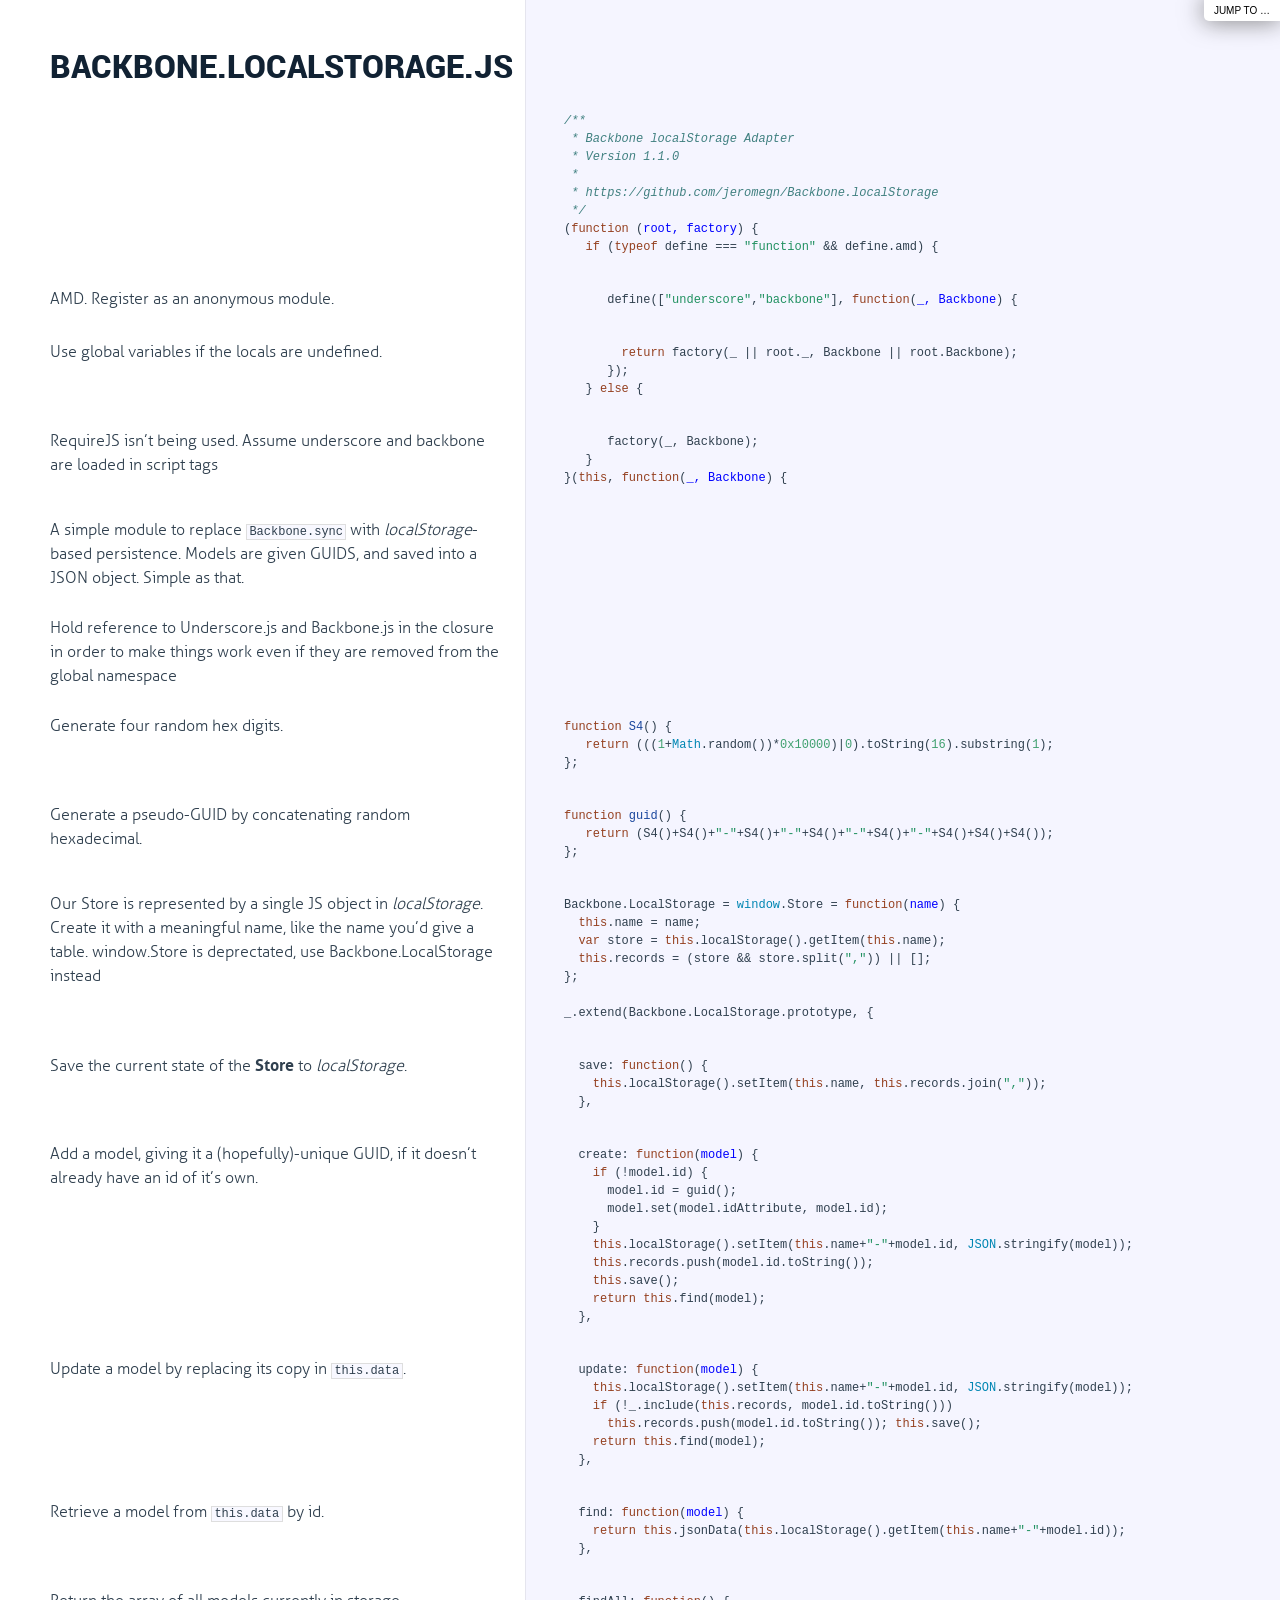
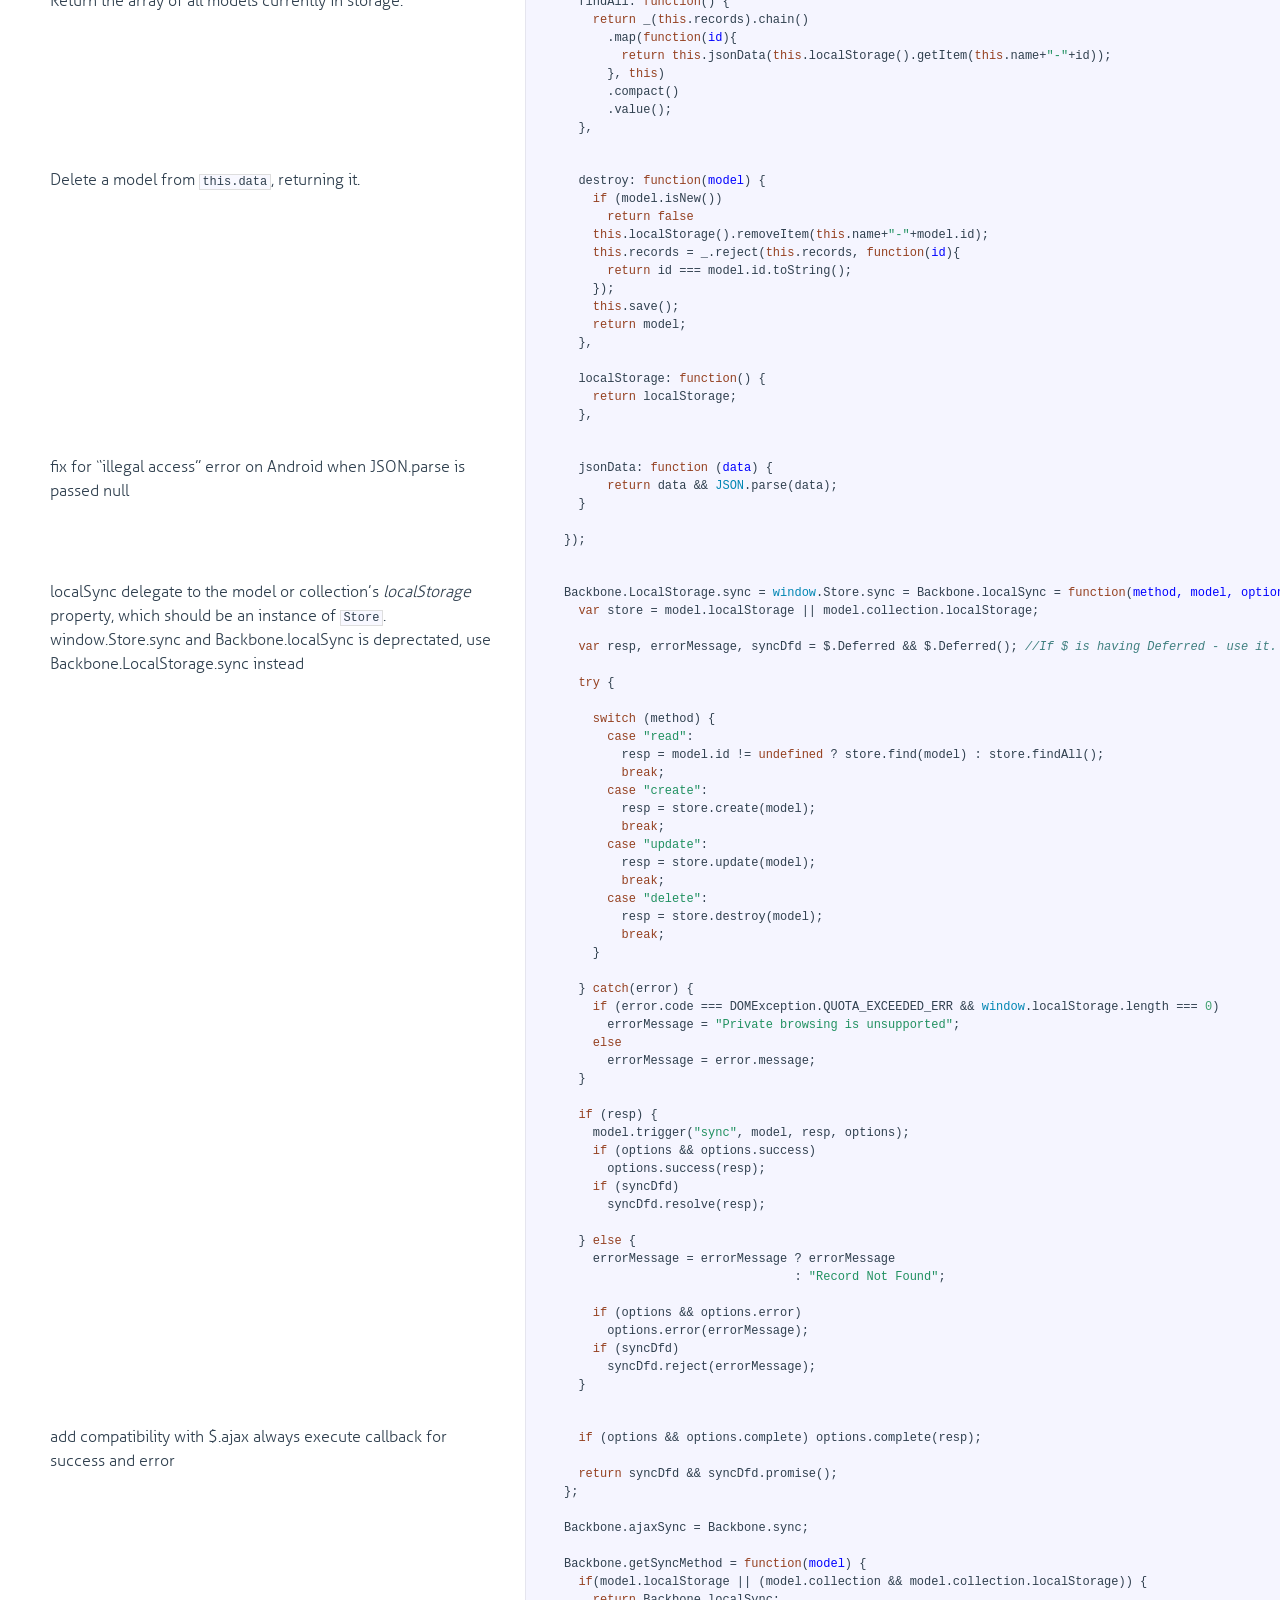
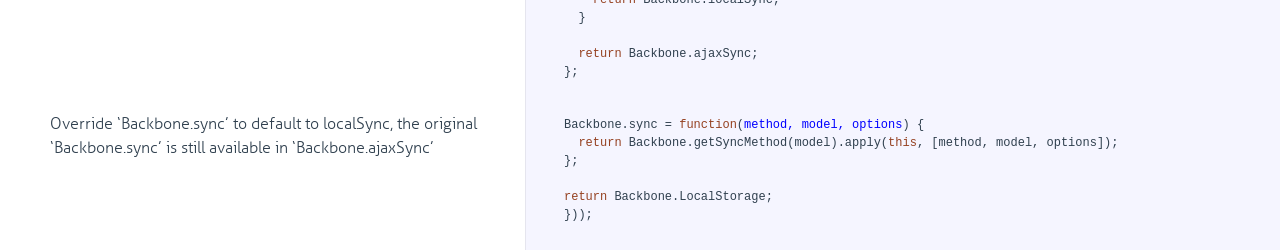
<file: mvc/src/main/webapp/backbones/docs/backbone.localStorage.html>
<!DOCTYPE html>

<html>
<head>
  <title>backbone.localStorage.js</title>
  <meta http-equiv="content-type" content="text/html; charset=UTF-8">
  <meta name="viewport" content="width=device-width, target-densitydpi=160dpi, initial-scale=1.0; maximum-scale=1.0; user-scalable=0;">
  <link rel="stylesheet" media="all" href="docco.css" />
</head>
<body>
  <div id="container">
    <div id="background"></div>
    
      <ul id="jump_to">
        <li>
          <a class="large" href="javascript:void(0);">Jump To &hellip;</a>
          <a class="small" href="javascript:void(0);">+</a>
          <div id="jump_wrapper">
          <div id="jump_page_wrapper">
            <div id="jump_page">
              
                
                <a class="source" href="backbone.localStorage.html">
                  backbone.localStorage.js
                </a>
              
                
                <a class="source" href="todos.html">
                  todos.js
                </a>
              
            </div>
          </div>
        </li>
      </ul>
    
    <ul class="sections">
        
          <li id="title">
              <div class="annotation">
                  <h1>backbone.localStorage.js</h1>
              </div>
          </li>
        
        
        
        <li id="section-1">
            <div class="annotation">
              
              <div class="pilwrap ">
                <a class="pilcrow" href="#section-1">&#182;</a>
              </div>
              
            </div>
            
            <div class="content"><div class='highlight'><pre><span class="hljs-comment">/**
 * Backbone localStorage Adapter
 * Version 1.1.0
 *
 * https://github.com/jeromegn/Backbone.localStorage
 */</span>
(<span class="hljs-function"><span class="hljs-keyword">function</span> (<span class="hljs-params">root, factory</span>) </span>{
   <span class="hljs-keyword">if</span> (<span class="hljs-keyword">typeof</span> define === <span class="hljs-string">"function"</span> &amp;&amp; define.amd) {</pre></div></div>
            
        </li>
        
        
        <li id="section-2">
            <div class="annotation">
              
              <div class="pilwrap ">
                <a class="pilcrow" href="#section-2">&#182;</a>
              </div>
              <p>AMD. Register as an anonymous module.</p>

            </div>
            
            <div class="content"><div class='highlight'><pre>      define([<span class="hljs-string">"underscore"</span>,<span class="hljs-string">"backbone"</span>], <span class="hljs-function"><span class="hljs-keyword">function</span>(<span class="hljs-params">_, Backbone</span>) </span>{</pre></div></div>
            
        </li>
        
        
        <li id="section-3">
            <div class="annotation">
              
              <div class="pilwrap ">
                <a class="pilcrow" href="#section-3">&#182;</a>
              </div>
              <p>Use global variables if the locals are undefined.</p>

            </div>
            
            <div class="content"><div class='highlight'><pre>        <span class="hljs-keyword">return</span> factory(_ || root._, Backbone || root.Backbone);
      });
   } <span class="hljs-keyword">else</span> {</pre></div></div>
            
        </li>
        
        
        <li id="section-4">
            <div class="annotation">
              
              <div class="pilwrap ">
                <a class="pilcrow" href="#section-4">&#182;</a>
              </div>
              <p>RequireJS isn’t being used. Assume underscore and backbone are loaded in script tags</p>

            </div>
            
            <div class="content"><div class='highlight'><pre>      factory(_, Backbone);
   }
}(<span class="hljs-keyword">this</span>, <span class="hljs-function"><span class="hljs-keyword">function</span>(<span class="hljs-params">_, Backbone</span>) </span>{</pre></div></div>
            
        </li>
        
        
        <li id="section-5">
            <div class="annotation">
              
              <div class="pilwrap ">
                <a class="pilcrow" href="#section-5">&#182;</a>
              </div>
              <p>A simple module to replace <code>Backbone.sync</code> with <em>localStorage</em>-based
persistence. Models are given GUIDS, and saved into a JSON object. Simple
as that.</p>

            </div>
            
        </li>
        
        
        <li id="section-6">
            <div class="annotation">
              
              <div class="pilwrap ">
                <a class="pilcrow" href="#section-6">&#182;</a>
              </div>
              <p>Hold reference to Underscore.js and Backbone.js in the closure in order
to make things work even if they are removed from the global namespace</p>

            </div>
            
        </li>
        
        
        <li id="section-7">
            <div class="annotation">
              
              <div class="pilwrap ">
                <a class="pilcrow" href="#section-7">&#182;</a>
              </div>
              <p>Generate four random hex digits.</p>

            </div>
            
            <div class="content"><div class='highlight'><pre><span class="hljs-function"><span class="hljs-keyword">function</span> <span class="hljs-title">S4</span>(<span class="hljs-params"></span>) </span>{
   <span class="hljs-keyword">return</span> (((<span class="hljs-number">1</span>+<span class="hljs-built_in">Math</span>.random())*<span class="hljs-number">0x10000</span>)|<span class="hljs-number">0</span>).toString(<span class="hljs-number">16</span>).substring(<span class="hljs-number">1</span>);
};</pre></div></div>
            
        </li>
        
        
        <li id="section-8">
            <div class="annotation">
              
              <div class="pilwrap ">
                <a class="pilcrow" href="#section-8">&#182;</a>
              </div>
              <p>Generate a pseudo-GUID by concatenating random hexadecimal.</p>

            </div>
            
            <div class="content"><div class='highlight'><pre><span class="hljs-function"><span class="hljs-keyword">function</span> <span class="hljs-title">guid</span>(<span class="hljs-params"></span>) </span>{
   <span class="hljs-keyword">return</span> (S4()+S4()+<span class="hljs-string">"-"</span>+S4()+<span class="hljs-string">"-"</span>+S4()+<span class="hljs-string">"-"</span>+S4()+<span class="hljs-string">"-"</span>+S4()+S4()+S4());
};</pre></div></div>
            
        </li>
        
        
        <li id="section-9">
            <div class="annotation">
              
              <div class="pilwrap ">
                <a class="pilcrow" href="#section-9">&#182;</a>
              </div>
              <p>Our Store is represented by a single JS object in <em>localStorage</em>. Create it
with a meaningful name, like the name you’d give a table.
window.Store is deprectated, use Backbone.LocalStorage instead</p>

            </div>
            
            <div class="content"><div class='highlight'><pre>Backbone.LocalStorage = <span class="hljs-built_in">window</span>.Store = <span class="hljs-function"><span class="hljs-keyword">function</span>(<span class="hljs-params">name</span>) </span>{
  <span class="hljs-keyword">this</span>.name = name;
  <span class="hljs-keyword">var</span> store = <span class="hljs-keyword">this</span>.localStorage().getItem(<span class="hljs-keyword">this</span>.name);
  <span class="hljs-keyword">this</span>.records = (store &amp;&amp; store.split(<span class="hljs-string">","</span>)) || [];
};

_.extend(Backbone.LocalStorage.prototype, {</pre></div></div>
            
        </li>
        
        
        <li id="section-10">
            <div class="annotation">
              
              <div class="pilwrap ">
                <a class="pilcrow" href="#section-10">&#182;</a>
              </div>
              <p>Save the current state of the <strong>Store</strong> to <em>localStorage</em>.</p>

            </div>
            
            <div class="content"><div class='highlight'><pre>  save: <span class="hljs-function"><span class="hljs-keyword">function</span>(<span class="hljs-params"></span>) </span>{
    <span class="hljs-keyword">this</span>.localStorage().setItem(<span class="hljs-keyword">this</span>.name, <span class="hljs-keyword">this</span>.records.join(<span class="hljs-string">","</span>));
  },</pre></div></div>
            
        </li>
        
        
        <li id="section-11">
            <div class="annotation">
              
              <div class="pilwrap ">
                <a class="pilcrow" href="#section-11">&#182;</a>
              </div>
              <p>Add a model, giving it a (hopefully)-unique GUID, if it doesn’t already
have an id of it’s own.</p>

            </div>
            
            <div class="content"><div class='highlight'><pre>  create: <span class="hljs-function"><span class="hljs-keyword">function</span>(<span class="hljs-params">model</span>) </span>{
    <span class="hljs-keyword">if</span> (!model.id) {
      model.id = guid();
      model.set(model.idAttribute, model.id);
    }
    <span class="hljs-keyword">this</span>.localStorage().setItem(<span class="hljs-keyword">this</span>.name+<span class="hljs-string">"-"</span>+model.id, <span class="hljs-built_in">JSON</span>.stringify(model));
    <span class="hljs-keyword">this</span>.records.push(model.id.toString());
    <span class="hljs-keyword">this</span>.save();
    <span class="hljs-keyword">return</span> <span class="hljs-keyword">this</span>.find(model);
  },</pre></div></div>
            
        </li>
        
        
        <li id="section-12">
            <div class="annotation">
              
              <div class="pilwrap ">
                <a class="pilcrow" href="#section-12">&#182;</a>
              </div>
              <p>Update a model by replacing its copy in <code>this.data</code>.</p>

            </div>
            
            <div class="content"><div class='highlight'><pre>  update: <span class="hljs-function"><span class="hljs-keyword">function</span>(<span class="hljs-params">model</span>) </span>{
    <span class="hljs-keyword">this</span>.localStorage().setItem(<span class="hljs-keyword">this</span>.name+<span class="hljs-string">"-"</span>+model.id, <span class="hljs-built_in">JSON</span>.stringify(model));
    <span class="hljs-keyword">if</span> (!_.include(<span class="hljs-keyword">this</span>.records, model.id.toString()))
      <span class="hljs-keyword">this</span>.records.push(model.id.toString()); <span class="hljs-keyword">this</span>.save();
    <span class="hljs-keyword">return</span> <span class="hljs-keyword">this</span>.find(model);
  },</pre></div></div>
            
        </li>
        
        
        <li id="section-13">
            <div class="annotation">
              
              <div class="pilwrap ">
                <a class="pilcrow" href="#section-13">&#182;</a>
              </div>
              <p>Retrieve a model from <code>this.data</code> by id.</p>

            </div>
            
            <div class="content"><div class='highlight'><pre>  find: <span class="hljs-function"><span class="hljs-keyword">function</span>(<span class="hljs-params">model</span>) </span>{
    <span class="hljs-keyword">return</span> <span class="hljs-keyword">this</span>.jsonData(<span class="hljs-keyword">this</span>.localStorage().getItem(<span class="hljs-keyword">this</span>.name+<span class="hljs-string">"-"</span>+model.id));
  },</pre></div></div>
            
        </li>
        
        
        <li id="section-14">
            <div class="annotation">
              
              <div class="pilwrap ">
                <a class="pilcrow" href="#section-14">&#182;</a>
              </div>
              <p>Return the array of all models currently in storage.</p>

            </div>
            
            <div class="content"><div class='highlight'><pre>  findAll: <span class="hljs-function"><span class="hljs-keyword">function</span>(<span class="hljs-params"></span>) </span>{
    <span class="hljs-keyword">return</span> _(<span class="hljs-keyword">this</span>.records).chain()
      .map(<span class="hljs-function"><span class="hljs-keyword">function</span>(<span class="hljs-params">id</span>)</span>{
        <span class="hljs-keyword">return</span> <span class="hljs-keyword">this</span>.jsonData(<span class="hljs-keyword">this</span>.localStorage().getItem(<span class="hljs-keyword">this</span>.name+<span class="hljs-string">"-"</span>+id));
      }, <span class="hljs-keyword">this</span>)
      .compact()
      .value();
  },</pre></div></div>
            
        </li>
        
        
        <li id="section-15">
            <div class="annotation">
              
              <div class="pilwrap ">
                <a class="pilcrow" href="#section-15">&#182;</a>
              </div>
              <p>Delete a model from <code>this.data</code>, returning it.</p>

            </div>
            
            <div class="content"><div class='highlight'><pre>  destroy: <span class="hljs-function"><span class="hljs-keyword">function</span>(<span class="hljs-params">model</span>) </span>{
    <span class="hljs-keyword">if</span> (model.isNew())
      <span class="hljs-keyword">return</span> <span class="hljs-literal">false</span>
    <span class="hljs-keyword">this</span>.localStorage().removeItem(<span class="hljs-keyword">this</span>.name+<span class="hljs-string">"-"</span>+model.id);
    <span class="hljs-keyword">this</span>.records = _.reject(<span class="hljs-keyword">this</span>.records, <span class="hljs-function"><span class="hljs-keyword">function</span>(<span class="hljs-params">id</span>)</span>{
      <span class="hljs-keyword">return</span> id === model.id.toString();
    });
    <span class="hljs-keyword">this</span>.save();
    <span class="hljs-keyword">return</span> model;
  },

  localStorage: <span class="hljs-function"><span class="hljs-keyword">function</span>(<span class="hljs-params"></span>) </span>{
    <span class="hljs-keyword">return</span> localStorage;
  },</pre></div></div>
            
        </li>
        
        
        <li id="section-16">
            <div class="annotation">
              
              <div class="pilwrap ">
                <a class="pilcrow" href="#section-16">&#182;</a>
              </div>
              <p>fix for “illegal access” error on Android when JSON.parse is passed null</p>

            </div>
            
            <div class="content"><div class='highlight'><pre>  jsonData: <span class="hljs-function"><span class="hljs-keyword">function</span> (<span class="hljs-params">data</span>) </span>{
      <span class="hljs-keyword">return</span> data &amp;&amp; <span class="hljs-built_in">JSON</span>.parse(data);
  }

});</pre></div></div>
            
        </li>
        
        
        <li id="section-17">
            <div class="annotation">
              
              <div class="pilwrap ">
                <a class="pilcrow" href="#section-17">&#182;</a>
              </div>
              <p>localSync delegate to the model or collection’s
<em>localStorage</em> property, which should be an instance of <code>Store</code>.
window.Store.sync and Backbone.localSync is deprectated, use Backbone.LocalStorage.sync instead</p>

            </div>
            
            <div class="content"><div class='highlight'><pre>Backbone.LocalStorage.sync = <span class="hljs-built_in">window</span>.Store.sync = Backbone.localSync = <span class="hljs-function"><span class="hljs-keyword">function</span>(<span class="hljs-params">method, model, options</span>) </span>{
  <span class="hljs-keyword">var</span> store = model.localStorage || model.collection.localStorage;

  <span class="hljs-keyword">var</span> resp, errorMessage, syncDfd = $.Deferred &amp;&amp; $.Deferred(); <span class="hljs-comment">//If $ is having Deferred - use it.</span>

  <span class="hljs-keyword">try</span> {

    <span class="hljs-keyword">switch</span> (method) {
      <span class="hljs-keyword">case</span> <span class="hljs-string">"read"</span>:
        resp = model.id != <span class="hljs-literal">undefined</span> ? store.find(model) : store.findAll();
        <span class="hljs-keyword">break</span>;
      <span class="hljs-keyword">case</span> <span class="hljs-string">"create"</span>:
        resp = store.create(model);
        <span class="hljs-keyword">break</span>;
      <span class="hljs-keyword">case</span> <span class="hljs-string">"update"</span>:
        resp = store.update(model);
        <span class="hljs-keyword">break</span>;
      <span class="hljs-keyword">case</span> <span class="hljs-string">"delete"</span>:
        resp = store.destroy(model);
        <span class="hljs-keyword">break</span>;
    }

  } <span class="hljs-keyword">catch</span>(error) {
    <span class="hljs-keyword">if</span> (error.code === DOMException.QUOTA_EXCEEDED_ERR &amp;&amp; <span class="hljs-built_in">window</span>.localStorage.length === <span class="hljs-number">0</span>)
      errorMessage = <span class="hljs-string">"Private browsing is unsupported"</span>;
    <span class="hljs-keyword">else</span>
      errorMessage = error.message;
  }

  <span class="hljs-keyword">if</span> (resp) {
    model.trigger(<span class="hljs-string">"sync"</span>, model, resp, options);
    <span class="hljs-keyword">if</span> (options &amp;&amp; options.success)
      options.success(resp);
    <span class="hljs-keyword">if</span> (syncDfd)
      syncDfd.resolve(resp);

  } <span class="hljs-keyword">else</span> {
    errorMessage = errorMessage ? errorMessage
                                : <span class="hljs-string">"Record Not Found"</span>;

    <span class="hljs-keyword">if</span> (options &amp;&amp; options.error)
      options.error(errorMessage);
    <span class="hljs-keyword">if</span> (syncDfd)
      syncDfd.reject(errorMessage);
  }</pre></div></div>
            
        </li>
        
        
        <li id="section-18">
            <div class="annotation">
              
              <div class="pilwrap ">
                <a class="pilcrow" href="#section-18">&#182;</a>
              </div>
              <p>add compatibility with $.ajax
always execute callback for success and error</p>

            </div>
            
            <div class="content"><div class='highlight'><pre>  <span class="hljs-keyword">if</span> (options &amp;&amp; options.complete) options.complete(resp);

  <span class="hljs-keyword">return</span> syncDfd &amp;&amp; syncDfd.promise();
};

Backbone.ajaxSync = Backbone.sync;

Backbone.getSyncMethod = <span class="hljs-function"><span class="hljs-keyword">function</span>(<span class="hljs-params">model</span>) </span>{
  <span class="hljs-keyword">if</span>(model.localStorage || (model.collection &amp;&amp; model.collection.localStorage)) {
    <span class="hljs-keyword">return</span> Backbone.localSync;
  }

  <span class="hljs-keyword">return</span> Backbone.ajaxSync;
};</pre></div></div>
            
        </li>
        
        
        <li id="section-19">
            <div class="annotation">
              
              <div class="pilwrap ">
                <a class="pilcrow" href="#section-19">&#182;</a>
              </div>
              <p>Override ‘Backbone.sync’ to default to localSync,
the original ‘Backbone.sync’ is still available in ‘Backbone.ajaxSync’</p>

            </div>
            
            <div class="content"><div class='highlight'><pre>Backbone.sync = <span class="hljs-function"><span class="hljs-keyword">function</span>(<span class="hljs-params">method, model, options</span>) </span>{
  <span class="hljs-keyword">return</span> Backbone.getSyncMethod(model).apply(<span class="hljs-keyword">this</span>, [method, model, options]);
};

<span class="hljs-keyword">return</span> Backbone.LocalStorage;
}));</pre></div></div>
            
        </li>
        
    </ul>
  </div>
</body>
</html>
</file>
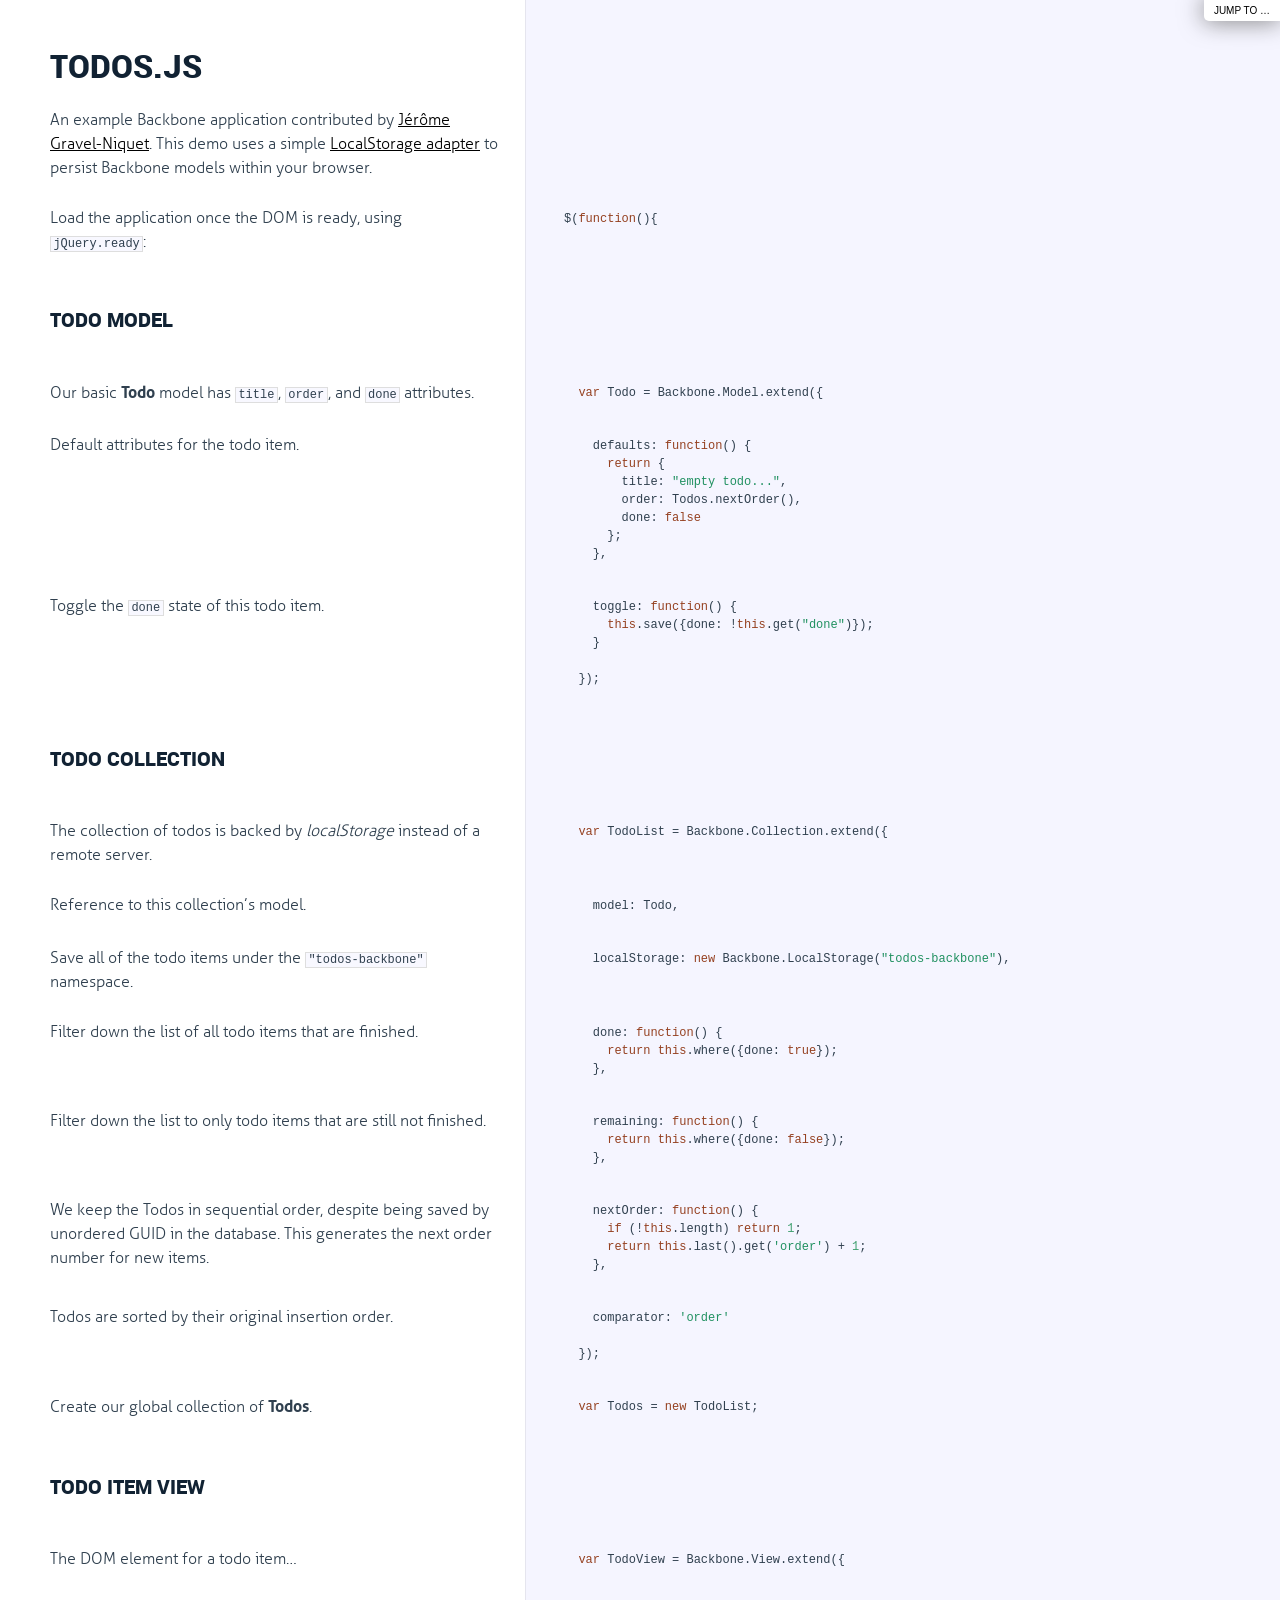
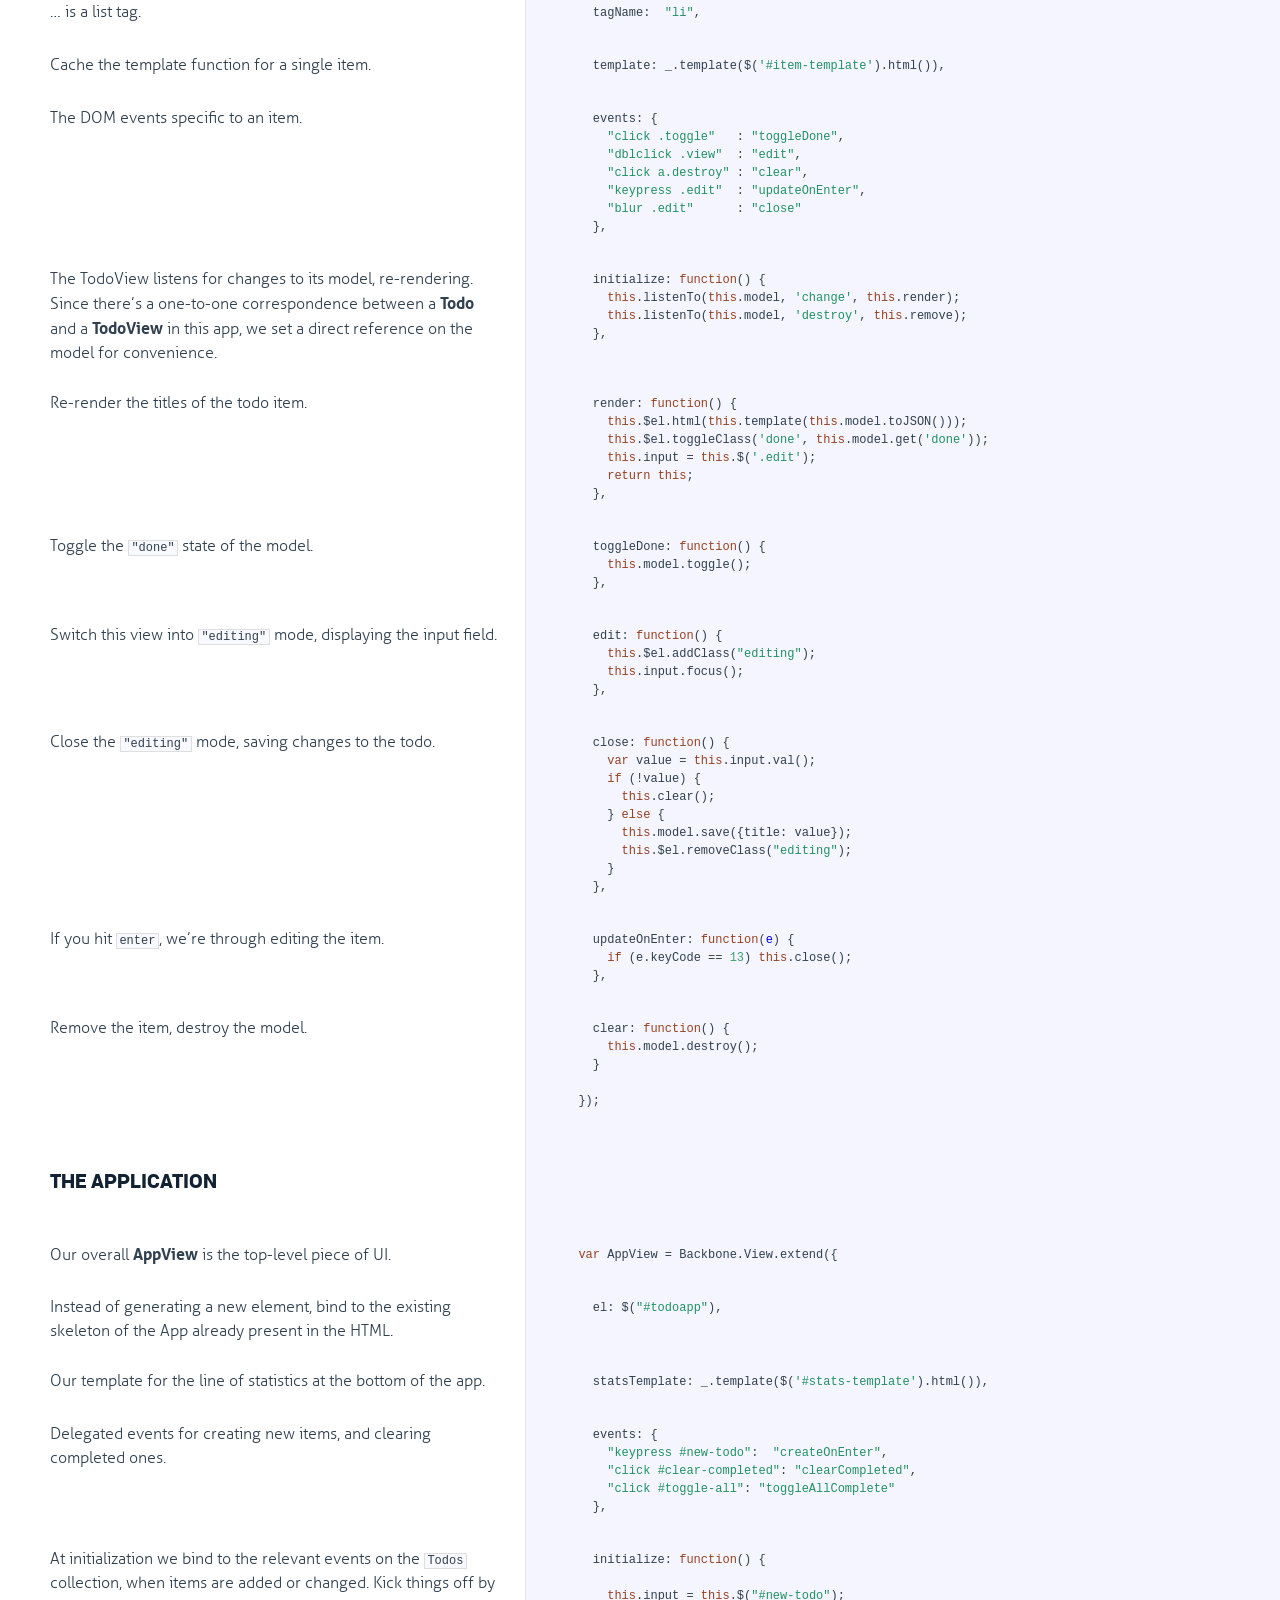
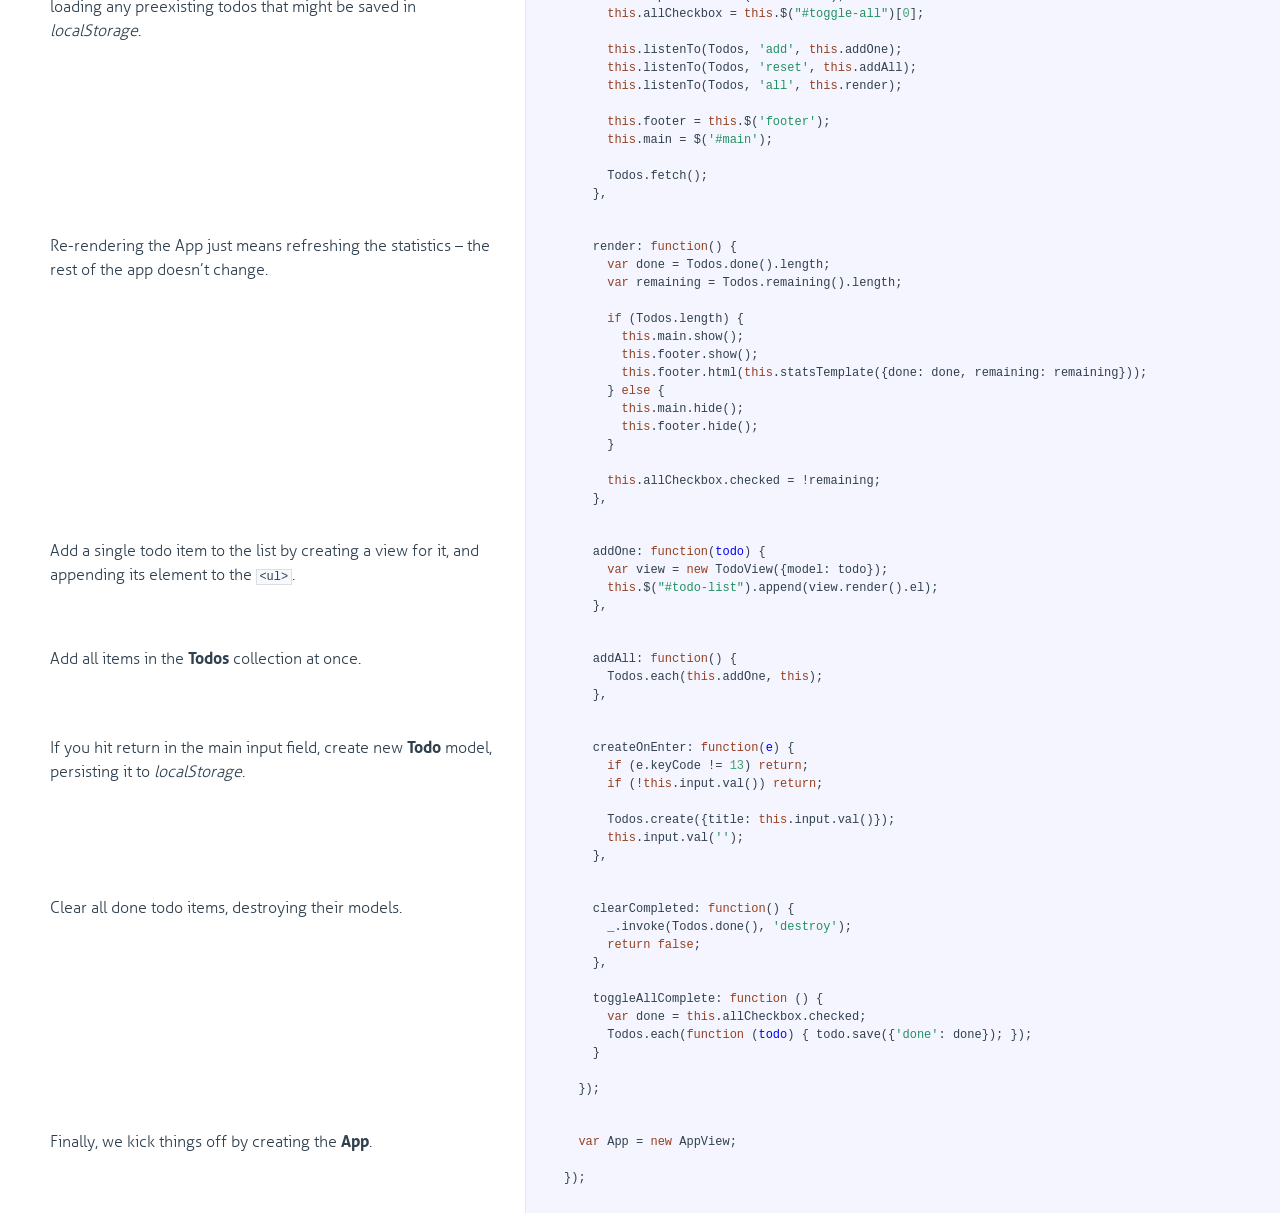
<file: mvc/src/main/webapp/backbones/docs/todos.html>
<!DOCTYPE html>

<html>
<head>
  <title>todos.js</title>
  <meta http-equiv="content-type" content="text/html; charset=UTF-8">
  <meta name="viewport" content="width=device-width, target-densitydpi=160dpi, initial-scale=1.0; maximum-scale=1.0; user-scalable=0;">
  <link rel="stylesheet" media="all" href="docco.css" />
</head>
<body>
  <div id="container">
    <div id="background"></div>
    
      <ul id="jump_to">
        <li>
          <a class="large" href="javascript:void(0);">Jump To &hellip;</a>
          <a class="small" href="javascript:void(0);">+</a>
          <div id="jump_wrapper">
          <div id="jump_page_wrapper">
            <div id="jump_page">
              
                
                <a class="source" href="backbone.localStorage.html">
                  backbone.localStorage.js
                </a>
              
                
                <a class="source" href="todos.html">
                  todos.js
                </a>
              
            </div>
          </div>
        </li>
      </ul>
    
    <ul class="sections">
        
          <li id="title">
              <div class="annotation">
                  <h1>todos.js</h1>
              </div>
          </li>
        
        
        
        <li id="section-1">
            <div class="annotation">
              
              <div class="pilwrap ">
                <a class="pilcrow" href="#section-1">&#182;</a>
              </div>
              <p>An example Backbone application contributed by
<a href="http://jgn.me/">Jérôme Gravel-Niquet</a>. This demo uses a simple
<a href="backbone.localStorage.html">LocalStorage adapter</a>
to persist Backbone models within your browser.</p>

            </div>
            
        </li>
        
        
        <li id="section-2">
            <div class="annotation">
              
              <div class="pilwrap ">
                <a class="pilcrow" href="#section-2">&#182;</a>
              </div>
              <p>Load the application once the DOM is ready, using <code>jQuery.ready</code>:</p>

            </div>
            
            <div class="content"><div class='highlight'><pre>$(<span class="hljs-function"><span class="hljs-keyword">function</span>(<span class="hljs-params"></span>)</span>{</pre></div></div>
            
        </li>
        
        
        <li id="section-3">
            <div class="annotation">
              
              <div class="pilwrap ">
                <a class="pilcrow" href="#section-3">&#182;</a>
              </div>
              <h2 id="todo-model">Todo Model</h2>

            </div>
            
        </li>
        
        
        <li id="section-4">
            <div class="annotation">
              
              <div class="pilwrap ">
                <a class="pilcrow" href="#section-4">&#182;</a>
              </div>
              
            </div>
            
        </li>
        
        
        <li id="section-5">
            <div class="annotation">
              
              <div class="pilwrap ">
                <a class="pilcrow" href="#section-5">&#182;</a>
              </div>
              <p>Our basic <strong>Todo</strong> model has <code>title</code>, <code>order</code>, and <code>done</code> attributes.</p>

            </div>
            
            <div class="content"><div class='highlight'><pre>  <span class="hljs-keyword">var</span> Todo = Backbone.Model.extend({</pre></div></div>
            
        </li>
        
        
        <li id="section-6">
            <div class="annotation">
              
              <div class="pilwrap ">
                <a class="pilcrow" href="#section-6">&#182;</a>
              </div>
              <p>Default attributes for the todo item.</p>

            </div>
            
            <div class="content"><div class='highlight'><pre>    defaults: <span class="hljs-function"><span class="hljs-keyword">function</span>(<span class="hljs-params"></span>) </span>{
      <span class="hljs-keyword">return</span> {
        title: <span class="hljs-string">"empty todo..."</span>,
        order: Todos.nextOrder(),
        done: <span class="hljs-literal">false</span>
      };
    },</pre></div></div>
            
        </li>
        
        
        <li id="section-7">
            <div class="annotation">
              
              <div class="pilwrap ">
                <a class="pilcrow" href="#section-7">&#182;</a>
              </div>
              <p>Toggle the <code>done</code> state of this todo item.</p>

            </div>
            
            <div class="content"><div class='highlight'><pre>    toggle: <span class="hljs-function"><span class="hljs-keyword">function</span>(<span class="hljs-params"></span>) </span>{
      <span class="hljs-keyword">this</span>.save({done: !<span class="hljs-keyword">this</span>.get(<span class="hljs-string">"done"</span>)});
    }

  });</pre></div></div>
            
        </li>
        
        
        <li id="section-8">
            <div class="annotation">
              
              <div class="pilwrap ">
                <a class="pilcrow" href="#section-8">&#182;</a>
              </div>
              <h2 id="todo-collection">Todo Collection</h2>

            </div>
            
        </li>
        
        
        <li id="section-9">
            <div class="annotation">
              
              <div class="pilwrap ">
                <a class="pilcrow" href="#section-9">&#182;</a>
              </div>
              
            </div>
            
        </li>
        
        
        <li id="section-10">
            <div class="annotation">
              
              <div class="pilwrap ">
                <a class="pilcrow" href="#section-10">&#182;</a>
              </div>
              <p>The collection of todos is backed by <em>localStorage</em> instead of a remote
server.</p>

            </div>
            
            <div class="content"><div class='highlight'><pre>  <span class="hljs-keyword">var</span> TodoList = Backbone.Collection.extend({</pre></div></div>
            
        </li>
        
        
        <li id="section-11">
            <div class="annotation">
              
              <div class="pilwrap ">
                <a class="pilcrow" href="#section-11">&#182;</a>
              </div>
              <p>Reference to this collection’s model.</p>

            </div>
            
            <div class="content"><div class='highlight'><pre>    model: Todo,</pre></div></div>
            
        </li>
        
        
        <li id="section-12">
            <div class="annotation">
              
              <div class="pilwrap ">
                <a class="pilcrow" href="#section-12">&#182;</a>
              </div>
              <p>Save all of the todo items under the <code>&quot;todos-backbone&quot;</code> namespace.</p>

            </div>
            
            <div class="content"><div class='highlight'><pre>    localStorage: <span class="hljs-keyword">new</span> Backbone.LocalStorage(<span class="hljs-string">"todos-backbone"</span>),</pre></div></div>
            
        </li>
        
        
        <li id="section-13">
            <div class="annotation">
              
              <div class="pilwrap ">
                <a class="pilcrow" href="#section-13">&#182;</a>
              </div>
              <p>Filter down the list of all todo items that are finished.</p>

            </div>
            
            <div class="content"><div class='highlight'><pre>    done: <span class="hljs-function"><span class="hljs-keyword">function</span>(<span class="hljs-params"></span>) </span>{
      <span class="hljs-keyword">return</span> <span class="hljs-keyword">this</span>.where({done: <span class="hljs-literal">true</span>});
    },</pre></div></div>
            
        </li>
        
        
        <li id="section-14">
            <div class="annotation">
              
              <div class="pilwrap ">
                <a class="pilcrow" href="#section-14">&#182;</a>
              </div>
              <p>Filter down the list to only todo items that are still not finished.</p>

            </div>
            
            <div class="content"><div class='highlight'><pre>    remaining: <span class="hljs-function"><span class="hljs-keyword">function</span>(<span class="hljs-params"></span>) </span>{
      <span class="hljs-keyword">return</span> <span class="hljs-keyword">this</span>.where({done: <span class="hljs-literal">false</span>});
    },</pre></div></div>
            
        </li>
        
        
        <li id="section-15">
            <div class="annotation">
              
              <div class="pilwrap ">
                <a class="pilcrow" href="#section-15">&#182;</a>
              </div>
              <p>We keep the Todos in sequential order, despite being saved by unordered
GUID in the database. This generates the next order number for new items.</p>

            </div>
            
            <div class="content"><div class='highlight'><pre>    nextOrder: <span class="hljs-function"><span class="hljs-keyword">function</span>(<span class="hljs-params"></span>) </span>{
      <span class="hljs-keyword">if</span> (!<span class="hljs-keyword">this</span>.length) <span class="hljs-keyword">return</span> <span class="hljs-number">1</span>;
      <span class="hljs-keyword">return</span> <span class="hljs-keyword">this</span>.last().get(<span class="hljs-string">'order'</span>) + <span class="hljs-number">1</span>;
    },</pre></div></div>
            
        </li>
        
        
        <li id="section-16">
            <div class="annotation">
              
              <div class="pilwrap ">
                <a class="pilcrow" href="#section-16">&#182;</a>
              </div>
              <p>Todos are sorted by their original insertion order.</p>

            </div>
            
            <div class="content"><div class='highlight'><pre>    comparator: <span class="hljs-string">'order'</span>

  });</pre></div></div>
            
        </li>
        
        
        <li id="section-17">
            <div class="annotation">
              
              <div class="pilwrap ">
                <a class="pilcrow" href="#section-17">&#182;</a>
              </div>
              <p>Create our global collection of <strong>Todos</strong>.</p>

            </div>
            
            <div class="content"><div class='highlight'><pre>  <span class="hljs-keyword">var</span> Todos = <span class="hljs-keyword">new</span> TodoList;</pre></div></div>
            
        </li>
        
        
        <li id="section-18">
            <div class="annotation">
              
              <div class="pilwrap ">
                <a class="pilcrow" href="#section-18">&#182;</a>
              </div>
              <h2 id="todo-item-view">Todo Item View</h2>

            </div>
            
        </li>
        
        
        <li id="section-19">
            <div class="annotation">
              
              <div class="pilwrap ">
                <a class="pilcrow" href="#section-19">&#182;</a>
              </div>
              
            </div>
            
        </li>
        
        
        <li id="section-20">
            <div class="annotation">
              
              <div class="pilwrap ">
                <a class="pilcrow" href="#section-20">&#182;</a>
              </div>
              <p>The DOM element for a todo item…</p>

            </div>
            
            <div class="content"><div class='highlight'><pre>  <span class="hljs-keyword">var</span> TodoView = Backbone.View.extend({</pre></div></div>
            
        </li>
        
        
        <li id="section-21">
            <div class="annotation">
              
              <div class="pilwrap ">
                <a class="pilcrow" href="#section-21">&#182;</a>
              </div>
              <p>… is a list tag.</p>

            </div>
            
            <div class="content"><div class='highlight'><pre>    tagName:  <span class="hljs-string">"li"</span>,</pre></div></div>
            
        </li>
        
        
        <li id="section-22">
            <div class="annotation">
              
              <div class="pilwrap ">
                <a class="pilcrow" href="#section-22">&#182;</a>
              </div>
              <p>Cache the template function for a single item.</p>

            </div>
            
            <div class="content"><div class='highlight'><pre>    template: _.template($(<span class="hljs-string">'#item-template'</span>).html()),</pre></div></div>
            
        </li>
        
        
        <li id="section-23">
            <div class="annotation">
              
              <div class="pilwrap ">
                <a class="pilcrow" href="#section-23">&#182;</a>
              </div>
              <p>The DOM events specific to an item.</p>

            </div>
            
            <div class="content"><div class='highlight'><pre>    events: {
      <span class="hljs-string">"click .toggle"</span>   : <span class="hljs-string">"toggleDone"</span>,
      <span class="hljs-string">"dblclick .view"</span>  : <span class="hljs-string">"edit"</span>,
      <span class="hljs-string">"click a.destroy"</span> : <span class="hljs-string">"clear"</span>,
      <span class="hljs-string">"keypress .edit"</span>  : <span class="hljs-string">"updateOnEnter"</span>,
      <span class="hljs-string">"blur .edit"</span>      : <span class="hljs-string">"close"</span>
    },</pre></div></div>
            
        </li>
        
        
        <li id="section-24">
            <div class="annotation">
              
              <div class="pilwrap ">
                <a class="pilcrow" href="#section-24">&#182;</a>
              </div>
              <p>The TodoView listens for changes to its model, re-rendering. Since there’s
a one-to-one correspondence between a <strong>Todo</strong> and a <strong>TodoView</strong> in this
app, we set a direct reference on the model for convenience.</p>

            </div>
            
            <div class="content"><div class='highlight'><pre>    initialize: <span class="hljs-function"><span class="hljs-keyword">function</span>(<span class="hljs-params"></span>) </span>{
      <span class="hljs-keyword">this</span>.listenTo(<span class="hljs-keyword">this</span>.model, <span class="hljs-string">'change'</span>, <span class="hljs-keyword">this</span>.render);
      <span class="hljs-keyword">this</span>.listenTo(<span class="hljs-keyword">this</span>.model, <span class="hljs-string">'destroy'</span>, <span class="hljs-keyword">this</span>.remove);
    },</pre></div></div>
            
        </li>
        
        
        <li id="section-25">
            <div class="annotation">
              
              <div class="pilwrap ">
                <a class="pilcrow" href="#section-25">&#182;</a>
              </div>
              <p>Re-render the titles of the todo item.</p>

            </div>
            
            <div class="content"><div class='highlight'><pre>    render: <span class="hljs-function"><span class="hljs-keyword">function</span>(<span class="hljs-params"></span>) </span>{
      <span class="hljs-keyword">this</span>.$el.html(<span class="hljs-keyword">this</span>.template(<span class="hljs-keyword">this</span>.model.toJSON()));
      <span class="hljs-keyword">this</span>.$el.toggleClass(<span class="hljs-string">'done'</span>, <span class="hljs-keyword">this</span>.model.get(<span class="hljs-string">'done'</span>));
      <span class="hljs-keyword">this</span>.input = <span class="hljs-keyword">this</span>.$(<span class="hljs-string">'.edit'</span>);
      <span class="hljs-keyword">return</span> <span class="hljs-keyword">this</span>;
    },</pre></div></div>
            
        </li>
        
        
        <li id="section-26">
            <div class="annotation">
              
              <div class="pilwrap ">
                <a class="pilcrow" href="#section-26">&#182;</a>
              </div>
              <p>Toggle the <code>&quot;done&quot;</code> state of the model.</p>

            </div>
            
            <div class="content"><div class='highlight'><pre>    toggleDone: <span class="hljs-function"><span class="hljs-keyword">function</span>(<span class="hljs-params"></span>) </span>{
      <span class="hljs-keyword">this</span>.model.toggle();
    },</pre></div></div>
            
        </li>
        
        
        <li id="section-27">
            <div class="annotation">
              
              <div class="pilwrap ">
                <a class="pilcrow" href="#section-27">&#182;</a>
              </div>
              <p>Switch this view into <code>&quot;editing&quot;</code> mode, displaying the input field.</p>

            </div>
            
            <div class="content"><div class='highlight'><pre>    edit: <span class="hljs-function"><span class="hljs-keyword">function</span>(<span class="hljs-params"></span>) </span>{
      <span class="hljs-keyword">this</span>.$el.addClass(<span class="hljs-string">"editing"</span>);
      <span class="hljs-keyword">this</span>.input.focus();
    },</pre></div></div>
            
        </li>
        
        
        <li id="section-28">
            <div class="annotation">
              
              <div class="pilwrap ">
                <a class="pilcrow" href="#section-28">&#182;</a>
              </div>
              <p>Close the <code>&quot;editing&quot;</code> mode, saving changes to the todo.</p>

            </div>
            
            <div class="content"><div class='highlight'><pre>    close: <span class="hljs-function"><span class="hljs-keyword">function</span>(<span class="hljs-params"></span>) </span>{
      <span class="hljs-keyword">var</span> value = <span class="hljs-keyword">this</span>.input.val();
      <span class="hljs-keyword">if</span> (!value) {
        <span class="hljs-keyword">this</span>.clear();
      } <span class="hljs-keyword">else</span> {
        <span class="hljs-keyword">this</span>.model.save({title: value});
        <span class="hljs-keyword">this</span>.$el.removeClass(<span class="hljs-string">"editing"</span>);
      }
    },</pre></div></div>
            
        </li>
        
        
        <li id="section-29">
            <div class="annotation">
              
              <div class="pilwrap ">
                <a class="pilcrow" href="#section-29">&#182;</a>
              </div>
              <p>If you hit <code>enter</code>, we’re through editing the item.</p>

            </div>
            
            <div class="content"><div class='highlight'><pre>    updateOnEnter: <span class="hljs-function"><span class="hljs-keyword">function</span>(<span class="hljs-params">e</span>) </span>{
      <span class="hljs-keyword">if</span> (e.keyCode == <span class="hljs-number">13</span>) <span class="hljs-keyword">this</span>.close();
    },</pre></div></div>
            
        </li>
        
        
        <li id="section-30">
            <div class="annotation">
              
              <div class="pilwrap ">
                <a class="pilcrow" href="#section-30">&#182;</a>
              </div>
              <p>Remove the item, destroy the model.</p>

            </div>
            
            <div class="content"><div class='highlight'><pre>    clear: <span class="hljs-function"><span class="hljs-keyword">function</span>(<span class="hljs-params"></span>) </span>{
      <span class="hljs-keyword">this</span>.model.destroy();
    }

  });</pre></div></div>
            
        </li>
        
        
        <li id="section-31">
            <div class="annotation">
              
              <div class="pilwrap ">
                <a class="pilcrow" href="#section-31">&#182;</a>
              </div>
              <h2 id="the-application">The Application</h2>

            </div>
            
        </li>
        
        
        <li id="section-32">
            <div class="annotation">
              
              <div class="pilwrap ">
                <a class="pilcrow" href="#section-32">&#182;</a>
              </div>
              
            </div>
            
        </li>
        
        
        <li id="section-33">
            <div class="annotation">
              
              <div class="pilwrap ">
                <a class="pilcrow" href="#section-33">&#182;</a>
              </div>
              <p>Our overall <strong>AppView</strong> is the top-level piece of UI.</p>

            </div>
            
            <div class="content"><div class='highlight'><pre>  <span class="hljs-keyword">var</span> AppView = Backbone.View.extend({</pre></div></div>
            
        </li>
        
        
        <li id="section-34">
            <div class="annotation">
              
              <div class="pilwrap ">
                <a class="pilcrow" href="#section-34">&#182;</a>
              </div>
              <p>Instead of generating a new element, bind to the existing skeleton of
the App already present in the HTML.</p>

            </div>
            
            <div class="content"><div class='highlight'><pre>    el: $(<span class="hljs-string">"#todoapp"</span>),</pre></div></div>
            
        </li>
        
        
        <li id="section-35">
            <div class="annotation">
              
              <div class="pilwrap ">
                <a class="pilcrow" href="#section-35">&#182;</a>
              </div>
              <p>Our template for the line of statistics at the bottom of the app.</p>

            </div>
            
            <div class="content"><div class='highlight'><pre>    statsTemplate: _.template($(<span class="hljs-string">'#stats-template'</span>).html()),</pre></div></div>
            
        </li>
        
        
        <li id="section-36">
            <div class="annotation">
              
              <div class="pilwrap ">
                <a class="pilcrow" href="#section-36">&#182;</a>
              </div>
              <p>Delegated events for creating new items, and clearing completed ones.</p>

            </div>
            
            <div class="content"><div class='highlight'><pre>    events: {
      <span class="hljs-string">"keypress #new-todo"</span>:  <span class="hljs-string">"createOnEnter"</span>,
      <span class="hljs-string">"click #clear-completed"</span>: <span class="hljs-string">"clearCompleted"</span>,
      <span class="hljs-string">"click #toggle-all"</span>: <span class="hljs-string">"toggleAllComplete"</span>
    },</pre></div></div>
            
        </li>
        
        
        <li id="section-37">
            <div class="annotation">
              
              <div class="pilwrap ">
                <a class="pilcrow" href="#section-37">&#182;</a>
              </div>
              <p>At initialization we bind to the relevant events on the <code>Todos</code>
collection, when items are added or changed. Kick things off by
loading any preexisting todos that might be saved in <em>localStorage</em>.</p>

            </div>
            
            <div class="content"><div class='highlight'><pre>    initialize: <span class="hljs-function"><span class="hljs-keyword">function</span>(<span class="hljs-params"></span>) </span>{

      <span class="hljs-keyword">this</span>.input = <span class="hljs-keyword">this</span>.$(<span class="hljs-string">"#new-todo"</span>);
      <span class="hljs-keyword">this</span>.allCheckbox = <span class="hljs-keyword">this</span>.$(<span class="hljs-string">"#toggle-all"</span>)[<span class="hljs-number">0</span>];

      <span class="hljs-keyword">this</span>.listenTo(Todos, <span class="hljs-string">'add'</span>, <span class="hljs-keyword">this</span>.addOne);
      <span class="hljs-keyword">this</span>.listenTo(Todos, <span class="hljs-string">'reset'</span>, <span class="hljs-keyword">this</span>.addAll);
      <span class="hljs-keyword">this</span>.listenTo(Todos, <span class="hljs-string">'all'</span>, <span class="hljs-keyword">this</span>.render);

      <span class="hljs-keyword">this</span>.footer = <span class="hljs-keyword">this</span>.$(<span class="hljs-string">'footer'</span>);
      <span class="hljs-keyword">this</span>.main = $(<span class="hljs-string">'#main'</span>);

      Todos.fetch();
    },</pre></div></div>
            
        </li>
        
        
        <li id="section-38">
            <div class="annotation">
              
              <div class="pilwrap ">
                <a class="pilcrow" href="#section-38">&#182;</a>
              </div>
              <p>Re-rendering the App just means refreshing the statistics – the rest
of the app doesn’t change.</p>

            </div>
            
            <div class="content"><div class='highlight'><pre>    render: <span class="hljs-function"><span class="hljs-keyword">function</span>(<span class="hljs-params"></span>) </span>{
      <span class="hljs-keyword">var</span> done = Todos.done().length;
      <span class="hljs-keyword">var</span> remaining = Todos.remaining().length;

      <span class="hljs-keyword">if</span> (Todos.length) {
        <span class="hljs-keyword">this</span>.main.show();
        <span class="hljs-keyword">this</span>.footer.show();
        <span class="hljs-keyword">this</span>.footer.html(<span class="hljs-keyword">this</span>.statsTemplate({done: done, remaining: remaining}));
      } <span class="hljs-keyword">else</span> {
        <span class="hljs-keyword">this</span>.main.hide();
        <span class="hljs-keyword">this</span>.footer.hide();
      }

      <span class="hljs-keyword">this</span>.allCheckbox.checked = !remaining;
    },</pre></div></div>
            
        </li>
        
        
        <li id="section-39">
            <div class="annotation">
              
              <div class="pilwrap ">
                <a class="pilcrow" href="#section-39">&#182;</a>
              </div>
              <p>Add a single todo item to the list by creating a view for it, and
appending its element to the <code>&lt;ul&gt;</code>.</p>

            </div>
            
            <div class="content"><div class='highlight'><pre>    addOne: <span class="hljs-function"><span class="hljs-keyword">function</span>(<span class="hljs-params">todo</span>) </span>{
      <span class="hljs-keyword">var</span> view = <span class="hljs-keyword">new</span> TodoView({model: todo});
      <span class="hljs-keyword">this</span>.$(<span class="hljs-string">"#todo-list"</span>).append(view.render().el);
    },</pre></div></div>
            
        </li>
        
        
        <li id="section-40">
            <div class="annotation">
              
              <div class="pilwrap ">
                <a class="pilcrow" href="#section-40">&#182;</a>
              </div>
              <p>Add all items in the <strong>Todos</strong> collection at once.</p>

            </div>
            
            <div class="content"><div class='highlight'><pre>    addAll: <span class="hljs-function"><span class="hljs-keyword">function</span>(<span class="hljs-params"></span>) </span>{
      Todos.each(<span class="hljs-keyword">this</span>.addOne, <span class="hljs-keyword">this</span>);
    },</pre></div></div>
            
        </li>
        
        
        <li id="section-41">
            <div class="annotation">
              
              <div class="pilwrap ">
                <a class="pilcrow" href="#section-41">&#182;</a>
              </div>
              <p>If you hit return in the main input field, create new <strong>Todo</strong> model,
persisting it to <em>localStorage</em>.</p>

            </div>
            
            <div class="content"><div class='highlight'><pre>    createOnEnter: <span class="hljs-function"><span class="hljs-keyword">function</span>(<span class="hljs-params">e</span>) </span>{
      <span class="hljs-keyword">if</span> (e.keyCode != <span class="hljs-number">13</span>) <span class="hljs-keyword">return</span>;
      <span class="hljs-keyword">if</span> (!<span class="hljs-keyword">this</span>.input.val()) <span class="hljs-keyword">return</span>;

      Todos.create({title: <span class="hljs-keyword">this</span>.input.val()});
      <span class="hljs-keyword">this</span>.input.val(<span class="hljs-string">''</span>);
    },</pre></div></div>
            
        </li>
        
        
        <li id="section-42">
            <div class="annotation">
              
              <div class="pilwrap ">
                <a class="pilcrow" href="#section-42">&#182;</a>
              </div>
              <p>Clear all done todo items, destroying their models.</p>

            </div>
            
            <div class="content"><div class='highlight'><pre>    clearCompleted: <span class="hljs-function"><span class="hljs-keyword">function</span>(<span class="hljs-params"></span>) </span>{
      _.invoke(Todos.done(), <span class="hljs-string">'destroy'</span>);
      <span class="hljs-keyword">return</span> <span class="hljs-literal">false</span>;
    },

    toggleAllComplete: <span class="hljs-function"><span class="hljs-keyword">function</span> (<span class="hljs-params"></span>) </span>{
      <span class="hljs-keyword">var</span> done = <span class="hljs-keyword">this</span>.allCheckbox.checked;
      Todos.each(<span class="hljs-function"><span class="hljs-keyword">function</span> (<span class="hljs-params">todo</span>) </span>{ todo.save({<span class="hljs-string">'done'</span>: done}); });
    }

  });</pre></div></div>
            
        </li>
        
        
        <li id="section-43">
            <div class="annotation">
              
              <div class="pilwrap ">
                <a class="pilcrow" href="#section-43">&#182;</a>
              </div>
              <p>Finally, we kick things off by creating the <strong>App</strong>.</p>

            </div>
            
            <div class="content"><div class='highlight'><pre>  <span class="hljs-keyword">var</span> App = <span class="hljs-keyword">new</span> AppView;

});</pre></div></div>
            
        </li>
        
    </ul>
  </div>
</body>
</html>
</file>
<file: mvc/src/main/webapp/backbones/docs/docco.css>
/*--------------------- Typography ----------------------------*/

@font-face {
    font-family: 'aller-light';
    src: url('public/fonts/aller-light.eot');
    src: url('public/fonts/aller-light.eot?#iefix') format('embedded-opentype'),
         url('public/fonts/aller-light.woff') format('woff'),
         url('public/fonts/aller-light.ttf') format('truetype');
    font-weight: normal;
    font-style: normal;
}

@font-face {
    font-family: 'aller-bold';
    src: url('public/fonts/aller-bold.eot');
    src: url('public/fonts/aller-bold.eot?#iefix') format('embedded-opentype'),
         url('public/fonts/aller-bold.woff') format('woff'),
         url('public/fonts/aller-bold.ttf') format('truetype');
    font-weight: normal;
    font-style: normal;
}

@font-face {
    font-family: 'roboto-black';
    src: url('public/fonts/roboto-black.eot');
    src: url('public/fonts/roboto-black.eot?#iefix') format('embedded-opentype'),
         url('public/fonts/roboto-black.woff') format('woff'),
         url('public/fonts/roboto-black.ttf') format('truetype');
    font-weight: normal;
    font-style: normal;
}

/*--------------------- Layout ----------------------------*/
html { height: 100%; }
body {
  font-family: "aller-light";
  font-size: 14px;
  line-height: 18px;
  color: #30404f;
  margin: 0; padding: 0;
  height:100%;
}
#container { min-height: 100%; }

a {
  color: #000;
}

b, strong {
  font-weight: normal;
  font-family: "aller-bold";
}

p {
  margin: 15px 0 0px;
}
  .annotation ul, .annotation ol {
    margin: 25px 0;
  }
    .annotation ul li, .annotation ol li {
      font-size: 14px;
      line-height: 18px;
      margin: 10px 0;
    }

h1, h2, h3, h4, h5, h6 {
  color: #112233;
  line-height: 1em;
  font-weight: normal;
  font-family: "roboto-black";
  text-transform: uppercase;
  margin: 30px 0 15px 0;
}

h1 {
  margin-top: 40px;
}
h2 {
  font-size: 1.26em;
}

hr {
  border: 0;
  background: 1px #ddd;
  height: 1px;
  margin: 20px 0;
}

pre, tt, code {
  font-size: 12px; line-height: 16px;
  font-family: Menlo, Monaco, Consolas, "Lucida Console", monospace;
  margin: 0; padding: 0;
}
  .annotation pre {
    display: block;
    margin: 0;
    padding: 7px 10px;
    background: #fcfcfc;
    -moz-box-shadow:    inset 0 0 10px rgba(0,0,0,0.1);
    -webkit-box-shadow: inset 0 0 10px rgba(0,0,0,0.1);
    box-shadow:         inset 0 0 10px rgba(0,0,0,0.1);
    overflow-x: auto;
  }
    .annotation pre code {
      border: 0;
      padding: 0;
      background: transparent;
    }


blockquote {
  border-left: 5px solid #ccc;
  margin: 0;
  padding: 1px 0 1px 1em;
}
  .sections blockquote p {
    font-family: Menlo, Consolas, Monaco, monospace;
    font-size: 12px; line-height: 16px;
    color: #999;
    margin: 10px 0 0;
    white-space: pre-wrap;
  }

ul.sections {
  list-style: none;
  padding:0 0 5px 0;;
  margin:0;
}

/*
  Force border-box so that % widths fit the parent
  container without overlap because of margin/padding.

  More Info : http://www.quirksmode.org/css/box.html
*/
ul.sections > li > div {
  -moz-box-sizing: border-box;    /* firefox */
  -ms-box-sizing: border-box;     /* ie */
  -webkit-box-sizing: border-box; /* webkit */
  -khtml-box-sizing: border-box;  /* konqueror */
  box-sizing: border-box;         /* css3 */
}


/*---------------------- Jump Page -----------------------------*/
#jump_to, #jump_page {
  margin: 0;
  background: white;
  -webkit-box-shadow: 0 0 25px #777; -moz-box-shadow: 0 0 25px #777;
  -webkit-border-bottom-left-radius: 5px; -moz-border-radius-bottomleft: 5px;
  font: 16px Arial;
  cursor: pointer;
  text-align: right;
  list-style: none;
}

#jump_to a {
  text-decoration: none;
}

#jump_to a.large {
  display: none;
}
#jump_to a.small {
  font-size: 22px;
  font-weight: bold;
  color: #676767;
}

#jump_to, #jump_wrapper {
  position: fixed;
  right: 0; top: 0;
  padding: 10px 15px;
  margin:0;
}

#jump_wrapper {
  display: none;
  padding:0;
}

#jump_to:hover #jump_wrapper {
  display: block;
}

#jump_page_wrapper{
  position: fixed;
  right: 0;
  top: 0;
  bottom: 0;
}

#jump_page {
  padding: 5px 0 3px;
  margin: 0 0 25px 25px;
  max-height: 100%;
  overflow: auto;
}

#jump_page .source {
  display: block;
  padding: 15px;
  text-decoration: none;
  border-top: 1px solid #eee;
}

#jump_page .source:hover {
  background: #f5f5ff;
}

#jump_page .source:first-child {
}

/*---------------------- Low resolutions (> 320px) ---------------------*/
@media only screen and (min-width: 320px) {
  .pilwrap { display: none; }

  ul.sections > li > div {
    display: block;
    padding:5px 10px 0 10px;
  }

  ul.sections > li > div.annotation ul, ul.sections > li > div.annotation ol {
    padding-left: 30px;
  }

  ul.sections > li > div.content {
    overflow-x:auto;
    -webkit-box-shadow: inset 0 0 5px #e5e5ee;
    box-shadow: inset 0 0 5px #e5e5ee;
    border: 1px solid #dedede;
    margin:5px 10px 5px 10px;
    padding-bottom: 5px;
  }

  ul.sections > li > div.annotation pre {
    margin: 7px 0 7px;
    padding-left: 15px;
  }

  ul.sections > li > div.annotation p tt, .annotation code {
    background: #f8f8ff;
    border: 1px solid #dedede;
    font-size: 12px;
    padding: 0 0.2em;
  }
}

/*----------------------  (> 481px) ---------------------*/
@media only screen and (min-width: 481px) {
  #container {
    position: relative;
  }
  body {
    background-color: #F5F5FF;
    font-size: 15px;
    line-height: 21px;
  }
  pre, tt, code {
    line-height: 18px;
  }
  p, ul, ol {
    margin: 0 0 15px;
  }


  #jump_to {
    padding: 5px 10px;
  }
  #jump_wrapper {
    padding: 0;
  }
  #jump_to, #jump_page {
    font: 10px Arial;
    text-transform: uppercase;
  }
  #jump_page .source {
    padding: 5px 10px;
  }
  #jump_to a.large {
    display: inline-block;
  }
  #jump_to a.small {
    display: none;
  }



  #background {
    position: absolute;
    top: 0; bottom: 0;
    width: 350px;
    background: #fff;
    border-right: 1px solid #e5e5ee;
    z-index: -1;
  }

  ul.sections > li > div.annotation ul, ul.sections > li > div.annotation ol {
    padding-left: 40px;
  }

  ul.sections > li {
    white-space: nowrap;
  }

  ul.sections > li > div {
    display: inline-block;
  }

  ul.sections > li > div.annotation {
    max-width: 350px;
    min-width: 350px;
    min-height: 5px;
    padding: 13px;
    overflow-x: hidden;
    white-space: normal;
    vertical-align: top;
    text-align: left;
  }
  ul.sections > li > div.annotation pre {
    margin: 15px 0 15px;
    padding-left: 15px;
  }

  ul.sections > li > div.content {
    padding: 13px;
    vertical-align: top;
    border: none;
    -webkit-box-shadow: none;
    box-shadow: none;
  }

  .pilwrap {
    position: relative;
    display: inline;
  }

  .pilcrow {
    font: 12px Arial;
    text-decoration: none;
    color: #454545;
    position: absolute;
    top: 3px; left: -20px;
    padding: 1px 2px;
    opacity: 0;
    -webkit-transition: opacity 0.2s linear;
  }
    .for-h1 .pilcrow {
      top: 47px;
    }
    .for-h2 .pilcrow, .for-h3 .pilcrow, .for-h4 .pilcrow {
      top: 35px;
    }

  ul.sections > li > div.annotation:hover .pilcrow {
    opacity: 1;
  }
}

/*---------------------- (> 1025px) ---------------------*/
@media only screen and (min-width: 1025px) {

  body {
    font-size: 16px;
    line-height: 24px;
  }

  #background {
    width: 525px;
  }
  ul.sections > li > div.annotation {
    max-width: 525px;
    min-width: 525px;
    padding: 10px 25px 1px 50px;
  }
  ul.sections > li > div.content {
    padding: 9px 15px 16px 25px;
  }
}

/*---------------------- Syntax Highlighting -----------------------------*/

td.linenos { background-color: #f0f0f0; padding-right: 10px; }
span.lineno { background-color: #f0f0f0; padding: 0 5px 0 5px; }
/*

github.com style (c) Vasily Polovnyov <vast@whiteants.net>

*/

pre code {
  display: block; padding: 0.5em;
  color: #000;
  background: #f8f8ff
}

pre .hljs-comment,
pre .hljs-template_comment,
pre .hljs-diff .hljs-header,
pre .hljs-javadoc {
  color: #408080;
  font-style: italic
}

pre .hljs-keyword,
pre .hljs-assignment,
pre .hljs-literal,
pre .hljs-css .hljs-rule .hljs-keyword,
pre .hljs-winutils,
pre .hljs-javascript .hljs-title,
pre .hljs-lisp .hljs-title,
pre .hljs-subst {
  color: #954121;
  /*font-weight: bold*/
}

pre .hljs-number,
pre .hljs-hexcolor {
  color: #40a070
}

pre .hljs-string,
pre .hljs-tag .hljs-value,
pre .hljs-phpdoc,
pre .hljs-tex .hljs-formula {
  color: #219161;
}

pre .hljs-title,
pre .hljs-id {
  color: #19469D;
}
pre .hljs-params {
  color: #00F;
}

pre .hljs-javascript .hljs-title,
pre .hljs-lisp .hljs-title,
pre .hljs-subst {
  font-weight: normal
}

pre .hljs-class .hljs-title,
pre .hljs-haskell .hljs-label,
pre .hljs-tex .hljs-command {
  color: #458;
  font-weight: bold
}

pre .hljs-tag,
pre .hljs-tag .hljs-title,
pre .hljs-rules .hljs-property,
pre .hljs-django .hljs-tag .hljs-keyword {
  color: #000080;
  font-weight: normal
}

pre .hljs-attribute,
pre .hljs-variable,
pre .hljs-instancevar,
pre .hljs-lisp .hljs-body {
  color: #008080
}

pre .hljs-regexp {
  color: #B68
}

pre .hljs-class {
  color: #458;
  font-weight: bold
}

pre .hljs-symbol,
pre .hljs-ruby .hljs-symbol .hljs-string,
pre .hljs-ruby .hljs-symbol .hljs-keyword,
pre .hljs-ruby .hljs-symbol .hljs-keymethods,
pre .hljs-lisp .hljs-keyword,
pre .hljs-tex .hljs-special,
pre .hljs-input_number {
  color: #990073
}

pre .hljs-builtin,
pre .hljs-constructor,
pre .hljs-built_in,
pre .hljs-lisp .hljs-title {
  color: #0086b3
}

pre .hljs-preprocessor,
pre .hljs-pi,
pre .hljs-doctype,
pre .hljs-shebang,
pre .hljs-cdata {
  color: #999;
  font-weight: bold
}

pre .hljs-deletion {
  background: #fdd
}

pre .hljs-addition {
  background: #dfd
}

pre .hljs-diff .hljs-change {
  background: #0086b3
}

pre .hljs-chunk {
  color: #aaa
}

pre .hljs-tex .hljs-formula {
  opacity: 0.5;
}
</file>
